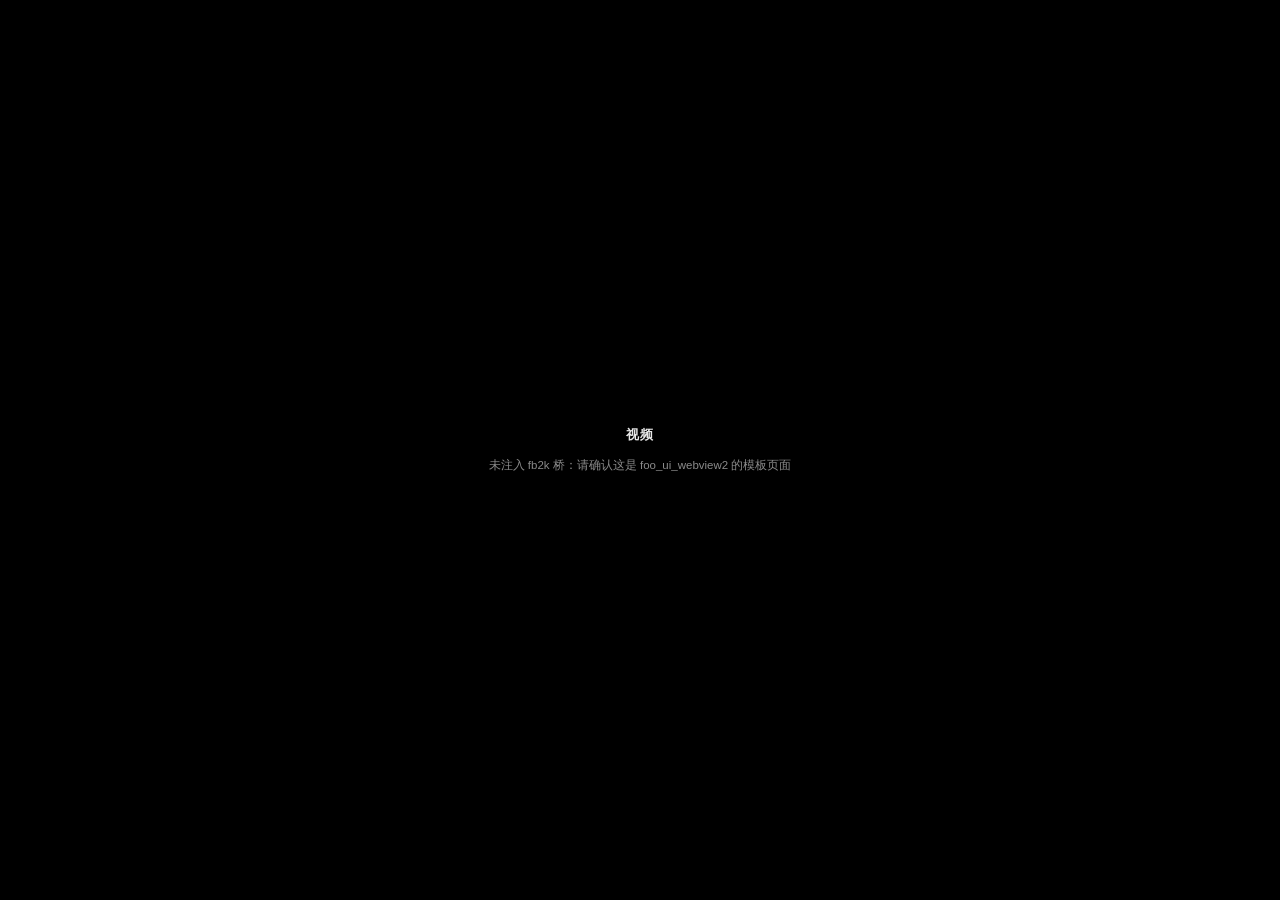
<file: assets/webview-ui/video/index.html>
<!DOCTYPE html>
<html lang="zh-CN">
<head>
<meta charset="UTF-8">
<meta name="viewport" content="width=device-width,initial-scale=1">
<title>Eole · 视频</title>
<style>
  :root{
    --accent:#b05b24;
    --text:#d8d8d8;
    --dim:#8a8a8a;
  }
  *{box-sizing:border-box}
  html,body{margin:0;height:100%;background:#000;color:var(--text);overflow:hidden;
    font:12px/1.4 "Segoe UI","Microsoft YaHei UI",sans-serif;-webkit-user-select:none;user-select:none}
  #stage{position:fixed;inset:0;display:flex;align-items:center;justify-content:center;background:#000}
  #v{width:100%;height:100%;max-width:100%;max-height:100%;object-fit:contain;background:#000;
    outline:none;display:block}

  /* 空状态：没有视频曲目 / 正在加载 / 出错 */
  #empty{position:absolute;inset:0;display:flex;flex-direction:column;align-items:center;
    justify-content:center;gap:12px;color:var(--dim);pointer-events:none;transition:opacity .25s}
  #empty.hide{opacity:0}
  #spin{width:22px;height:22px;border:2px solid #333;border-top-color:var(--accent);
    border-radius:50%;animation:sp 1s linear infinite;display:none}
  @keyframes sp{to{transform:rotate(360deg)}}
  #empty b{font-weight:600;color:#e8e8e8;letter-spacing:1.5px;font-size:13px}
  #msg{font-size:11.5px;text-align:center;padding:0 24px;line-height:1.6}

  /* 底部信息条：鼠标动一下才出现，3 秒后自己淡出 */
  #hud{position:absolute;left:0;right:0;bottom:0;padding:10px 16px 12px;
    background:linear-gradient(to top,rgba(0,0,0,.78),rgba(0,0,0,0));
    opacity:0;transition:opacity .2s;pointer-events:none}
  #hud.show{opacity:1}
  #title{font-size:11.5px;color:#cfcfcf;white-space:nowrap;overflow:hidden;text-overflow:ellipsis}
  #meta{font-size:10.5px;color:var(--dim);margin-top:2px}
  #bar{height:2px;background:rgba(255,255,255,.14);margin-top:7px;position:relative;overflow:hidden}
  #fill{position:absolute;left:0;top:0;bottom:0;width:0;background:var(--accent)}
</style>
</head>
<body>
<div id="stage">
  <video id="v" muted playsinline preload="auto"></video>
  <div id="empty">
    <div id="spin"></div>
    <b>视频</b>
    <span id="msg">等待视频曲目</span>
  </div>
  <div id="hud">
    <div id="title">—</div>
    <div id="meta"></div>
    <div id="bar"><div id="fill"></div></div>
  </div>
</div>

<script>
(function () {
  'use strict';

  var bridge = window.fb2k || null;
  var v = document.getElementById('v');
  var empty = document.getElementById('empty');
  var spin = document.getElementById('spin');
  var msg = document.getElementById('msg');
  var hud = document.getElementById('hud');
  var titleEl = document.getElementById('title');
  var metaEl = document.getElementById('meta');
  var fillEl = document.getElementById('fill');

  /* 只认 Chromium 能解的容器，其余交给 foobar2000 照常播放 */
  var VIDEO_RE = /\.(mp4|m4v|mov|webm|ogv)$/i;
  /* 时钟允许的误差：50ms 以内不动，50~250ms 微调播放速率，超过 250ms 直接 seek */
  var TOL_FINE = 0.05;
  var TOL_SEEK = 0.25;
  var TICK_MS = 200;

  var S = {
    path: '', subsong: 0, duration: 0, ready: false, loading: false,
    wantPlay: false, tick: 0, hudTimer: 0, seekLockUntil: 0, lastSrc: '',
    frameDone: false, size: 0
  };

  /* ---------------------------------------------------------- 基础设施 */
  function invoke(name, params) {
    if (!bridge) { return Promise.reject(new Error('fb2k 桥未注入')); }
    return Promise.resolve(bridge.invoke(name, params || {})).then(function (r) {
      if (r && r.success === false) { throw new Error(name + ' 失败：' + (r.error || r.code || 'unknown')); }
      return r;
    });
  }

  /* FB 的 track.path 是 file://C:\... 形式，absolutePath 才是干净路径 */
  function nativePath(t) {
    var p = (t && (t.absolutePath || t.path)) || '';
    if (/^file:\/{2,3}/i.test(p)) {
      p = p.replace(/^file:\/{2,3}/i, '');
      if (/^\/[A-Za-z]:/.test(p)) { p = p.slice(1); }
      p = p.replace(/\//g, '\\');
      try { p = decodeURIComponent(p); } catch (e) {}
    }
    return p;
  }

  /* 仅当 getStreamUrl 不可用时才用（虚拟主机以外的直读通道） */
  function fileUrl(p) {
    var s = String(p).replace(/\\/g, '/');
    if (s.slice(0, 2) === '//') { return 'file:' + s; }
    var parts = s.split('/');
    var enc = parts.map(function (seg, i) {
      if (i === 0 && /^[A-Za-z]:$/.test(seg)) { return seg; }
      return encodeURIComponent(seg);
    }).join('/');
    if (enc.charAt(0) === '/') { enc = enc.slice(1); }
    return 'file:///' + enc;
  }

  function setEmpty(text, spinning) {
    if (text === null) {
      empty.classList.add('hide');
      return;
    }
    empty.classList.remove('hide');
    msg.textContent = text;
    spin.style.display = spinning ? 'block' : 'none';
  }

  function showHud(text, meta) {
    if (text) { titleEl.textContent = text; }
    if (meta !== undefined) { metaEl.textContent = meta; }
    hud.classList.add('show');
    if (S.hudTimer) { clearTimeout(S.hudTimer); }
    S.hudTimer = setTimeout(function () { hud.classList.remove('show'); }, 3000);
  }

  function baseName(p) {
    var s = String(p || '');
    var i = s.lastIndexOf('\\');
    if (i < 0) { i = s.lastIndexOf('/'); }
    return i >= 0 ? s.slice(i + 1) : s;
  }

  function fmtTime(x) {
    if (!isFinite(x) || x < 0) { return '00:00'; }
    var m = Math.floor(x / 60), s = Math.floor(x % 60);
    return (m < 10 ? '0' : '') + m + ':' + (s < 10 ? '0' : '') + s;
  }

  /* ---------------------------------------------------------- 载入视频 */
  function clearVideo(reason) {
    S.path = ''; S.ready = false; S.wantPlay = false; S.lastSrc = '';
    try { v.pause(); } catch (e) {}
    v.removeAttribute('src');
    try { v.load(); } catch (e) {}
    setEmpty(reason || '等待视频曲目', false);
  }

  function loadTrack(track) {
    var t = track;
    if (t && !t.path && t.track) { t = t.track; }   /* 兼容包一层 track 的格式 */
    if (!t || !(t.path || t.absolutePath)) { clearVideo('等待视频曲目'); return; }

    var p = nativePath(t);
    if (!p || !VIDEO_RE.test(p)) { clearVideo('当前不是视频曲目'); return; }

    S.path = p;
    S.subsong = t.subsong || 0;
    S.duration = t.duration || 0;
    S.loading = true;
    S.frameDone = false;          /* 新曲目：壁纸要重新取图 */
    setEmpty('正在载入视频', true);
    showHud(baseName(p), '载入中');

    /* 先把上一首的帧壁纸撤掉：新图没出来之前不许显示别人的画面。
       删除失败（本来就没有）当正常情况，写完时间戳让主题重画一次。 */
    invoke('file.delete', { path: '%profile%\\webview-ui\\video-frame\\current.jpg', moveToTrash: false })
      .catch(function () {})
      .then(function () {
        return invoke('file.write', {
          path: '%profile%\\webview-ui\\.video_frame',
          content: 'c' + Date.now(),
          atomic: true
        });
      })
      .catch(function () {});

    invoke('media.getStreamUrl', { path: p }).then(function (r) {
      S.lastSrc = r.url;
      S.size = r.size || 0;
      v.crossOrigin = 'anonymous';
      v.src = r.url;
      if (r.size) {
        showHud(baseName(p), Math.round(r.size / 1048576) + ' MB · ' + (r.mimeType || 'video'));
      }
      try { v.load(); } catch (e) {}
    }).catch(function (err) {
      /* 虚拟主机通道不通时退回 file:// 直读 */
      var u = fileUrl(p);
      S.lastSrc = u;
      v.removeAttribute('crossorigin');
      v.src = u;
      try { v.load(); } catch (e) {}
      showHud(baseName(p), 'file:// 直读（' + (err && err.message ? err.message : 'stream 不可用') + '）');
    });
  }

  /* ---------------------------------------------------------- 首帧壁纸 */
  /* 视频文件没有内嵌封面，全屏壁纸会空着。取图顺序：
     ① 容器里嵌的海报图（mp4/mov 的 moov → udta → meta → ilst → covr）
     ② 没有海报：用一只隐藏的探针 video 沿时间轴找「有画面」的帧，跳过黑场 / 纯色
     ③ 都没有就什么都不写，主题照旧退回纯色壁纸
     写出去的文件统一转成 960px 宽的 jpg，主题只认一个路径。 */
  var FRAME_MAX_W = 960;
  var PROBE_TIMES = [1.5, 3, 5, 8, 12, 20];
  var PROBE_MIN_LUMA = 14;      /* 平均亮度低于这个基本就是黑场 */
  var PROBE_MIN_SD = 6;         /* 亮度方差太小 → 纯色片头 / 黑底字幕 */

  function fsLogFrame(text) {
    try { console.log('[EoleVideo] ' + text); } catch (e) {}
  }

  /* 画成 jpg 并落盘，再写时间戳让主题重画壁纸 */
  function writeFrame(dataUrl) {
    var b64 = String(dataUrl || '').replace(/^data:image\/[a-z+]+;base64,/, '');
    if (!b64) { return Promise.reject(new Error('空图')); }
    return invoke('file.write', {
      path: '%profile%\\webview-ui\\video-frame\\current.jpg',
      content: 'base64:' + b64,
      encoding: 'binary',
      atomic: true
    }).then(function () {
      return invoke('file.write', {
        path: '%profile%\\webview-ui\\.video_frame',
        content: 'f' + Date.now(),
        atomic: true
      });
    });
  }

  /* 任意来源的图（海报 bytes → data URL，或探针画面）统一缩到 960 宽再转 jpg */
  function toJpeg(source, w, h) {
    return new Promise(function (resolve, reject) {
      var im = new Image();
      im.onload = function () {
        var nw = im.naturalWidth || w || 0, nh = im.naturalHeight || h || 0;
        if (!nw || !nh) { reject(new Error('图尺寸为 0')); return; }
        var cw = Math.min(FRAME_MAX_W, nw);
        var ch = Math.max(1, Math.round(nh * cw / nw));
        var cv = document.createElement('canvas');
        cv.width = cw; cv.height = ch;
        cv.getContext('2d').drawImage(im, 0, 0, cw, ch);
        try { resolve({ url: cv.toDataURL('image/jpeg', 0.85), w: cw, h: ch }); }
        catch (e) { reject(e); }
      };
      im.onerror = function () { reject(new Error('图片解码失败')); };
      im.src = source;
    });
  }

  /* ---------------------------------------------------------- ① 海报图 */
  function rangeBytes(url, start, end) {
    return fetch(url, { headers: { Range: 'bytes=' + start + '-' + end } })
      .then(function (r) {
        if (!r.ok && r.status !== 206) { throw new Error('HTTP ' + r.status); }
        return r.arrayBuffer();
      })
      .then(function (ab) { return new Uint8Array(ab); });
  }

  function boxMeta(u8, off) {
    if (!u8 || off + 8 > u8.length) { return null; }
    var dv = new DataView(u8.buffer, u8.byteOffset);
    var size = dv.getUint32(off);
    var type = String.fromCharCode(u8[off + 4], u8[off + 5], u8[off + 6], u8[off + 7]);
    var hdr = 8;
    if (size === 1) {
      if (off + 16 > u8.length) { return null; }
      size = dv.getUint32(off + 8) * 4294967296 + dv.getUint32(off + 12);
      hdr = 16;
    } else if (size === 0) {
      size = u8.length - off;
    }
    if (size < hdr) { return null; }
    return { size: size, type: type, hdr: hdr };
  }

  function readBox(url, start, len) {
    var CH = 2048 * 1024;
    var got = 0, parts = [];
    function more() {
      if (got >= len) {
        var all = new Uint8Array(len), pos = 0;
        for (var i = 0; i < parts.length; ++i) { all.set(parts[i], pos); pos += parts[i].length; }
        return Promise.resolve(all);
      }
      var n = Math.min(CH, len - got);
      return rangeBytes(url, start + got, start + got + n - 1).then(function (u8) {
        if (!u8.length) { throw new Error('读到空数据'); }
        parts.push(u8); got += u8.length;
        return more();
      });
    }
    return more();
  }

  /* 顶层逐个盒子跳，只把 moov 整块拉下来（非 faststart 的片子在文件尾部） */
  function readMoov(url, total) {
    var off = 0, guard = 0;
    function step() {
      if (guard++ > 32 || off + 8 > total) { return Promise.resolve(null); }
      return rangeBytes(url, off, Math.min(total - 1, off + 15)).then(function (u8) {
        var b = boxMeta(u8, 0);
        if (!b) { return null; }
        if (b.type === 'moov') { return readBox(url, off, Math.min(b.size, total - off)); }
        off += b.size;
        return step();
      });
    }
    return step();
  }

  var COVR_PARENTS = { moov: 1, udta: 1, meta: 1, ilst: 1 };

  function findCovr(u8, start, end, depth) {
    if (depth > 6) { return null; }
    var off = start;
    while (off + 8 <= end) {
      var b = boxMeta(u8, off);
      if (!b) { return null; }
      var body = off + b.hdr, bodyEnd = Math.min(end, off + b.size);
      if (b.type === 'covr') {
        var d = body;
        while (d + 16 <= bodyEnd) {
          var db = boxMeta(u8, d);
          if (!db) { break; }
          if (db.type === 'data') {
            var kind = u8[d + 11] | 0;                  /* 13=jpeg 14=png */
            var mime = kind === 14 ? 'image/png' : 'image/jpeg';
            return { mime: mime, bytes: u8.subarray(d + 16, Math.min(bodyEnd, d + db.size)) };
          }
          d += db.size;
        }
        return null;
      }
      if (COVR_PARENTS[b.type]) {
        var skip = (b.type === 'meta') ? 4 : 0;         /* meta 自带 4 字节 version/flags */
        var got = findCovr(u8, body + skip, bodyEnd, depth + 1);
        if (got) { return got; }
      }
      off = bodyEnd;
    }
    return null;
  }

  function bytesToDataUrl(bytes, mime) {
    var CH = 0x8000, out = [];
    for (var i = 0; i < bytes.length; i += CH) {
      out.push(String.fromCharCode.apply(null, bytes.subarray(i, i + CH)));
    }
    return 'data:' + mime + ';base64,' + btoa(out.join(''));
  }

  function posterSource() {
    if (!S.lastSrc || /^file:/i.test(S.lastSrc)) { return Promise.reject(new Error('没有可读的 stream URL')); }
    return invoke('media.getStreamUrl', { path: S.path }).then(function (r) {
      var url = r.url, total = r.size || S.size || 0;
      if (!total) { throw new Error('文件大小未知'); }
      return readMoov(url, total).then(function (moov) {
        if (!moov) { throw new Error('没有 moov 盒'); }
        var covr = findCovr(moov, 0, moov.length, 0);
        if (!covr || !covr.bytes.length) { throw new Error('没有 covr 海报图'); }
        return bytesToDataUrl(covr.bytes, covr.mime);
      });
    });
  }

  /* ---------------------------------------------------------- ② 跳过黑场找画面 */
  var probe = null, probeSrc = '';

  function ensureProbe() {
    if (probe) { return probe; }
    probe = document.createElement('video');
    probe.muted = true;
    probe.preload = 'auto';
    probe.setAttribute('playsinline', '');
    probe.style.cssText = 'position:absolute;left:-10000px;top:0;width:2px;height:2px;opacity:0;pointer-events:none;';
    document.body.appendChild(probe);
    return probe;
  }

  function resetProbe(src) {
    var p = ensureProbe();
    if (probeSrc !== src) {
      probeSrc = src;
      p.crossOrigin = 'anonymous';
      p.src = src;
      try { p.load(); } catch (e) {}
    }
    return p;
  }

  /* 把探针画面缩到 64x36 统计亮度 / 方差，黑场和纯色片头会被判掉 */
  function probeStats() {
    var cv = document.createElement('canvas');
    cv.width = 64; cv.height = 36;
    var cx = cv.getContext('2d');
    cx.drawImage(probe, 0, 0, 64, 36);
    var d = cx.getImageData(0, 0, 64, 36).data;
    var sum = 0, sum2 = 0, n = d.length / 4;
    for (var i = 0; i < d.length; i += 4) {
      var y = 0.299 * d[i] + 0.587 * d[i + 1] + 0.114 * d[i + 2];
      sum += y; sum2 += y * y;
    }
    var m = sum / n, v = Math.max(0, sum2 / n - m * m);
    return { luma: m, sd: Math.sqrt(v) };
  }

  function probeFrame(t) {
    var p = resetProbe(S.lastSrc);
    return new Promise(function (resolve, reject) {
      var timer = setTimeout(function () { finish(); reject(new Error('探针超时')); }, 8000);
      function finish() { clearTimeout(timer); p.removeEventListener('seeked', onSeek); p.removeEventListener('loadedmetadata', onMeta); }
      function grab() {
        finish();
        setTimeout(function () {
          try {
            if (p.readyState < 2 || !p.videoWidth) { reject(new Error('画面未就绪')); return; }
            var st = probeStats();
            resolve({ time: t, luma: st.luma, sd: st.sd });
          } catch (e) { reject(e); }
        }, 120);
      }
      function onSeek() { grab(); }
      function onMeta() { p.currentTime = t; p.addEventListener('seeked', onSeek); }
      if (p.readyState >= 1) { onMeta(); }
      else { p.addEventListener('loadedmetadata', onMeta); }
    });
  }

  function grabProbe() {
    var w = probe.videoWidth, h = probe.videoHeight;
    if (!w || !h) { return Promise.reject(new Error('探针没有画面')); }
    var cw = Math.min(FRAME_MAX_W, w), ch = Math.max(1, Math.round(h * cw / w));
    var cv = document.createElement('canvas');
    cv.width = cw; cv.height = ch;
    var cx = cv.getContext('2d');
    cx.drawImage(probe, 0, 0, cw, ch);
    try { return Promise.resolve({ url: cv.toDataURL('image/jpeg', 0.85), w: cw, h: ch }); }
    catch (e) { return Promise.reject(e); }
  }

  function scanLiveFrame() {
    if (!S.lastSrc) { return Promise.resolve(null); }
    var times = PROBE_TIMES.slice();
    if (S.duration > 4) { times.push(S.duration * 0.3, S.duration * 0.6); }
    times = times.filter(function (t) { return t > 0 && (!S.duration || t < S.duration - 0.2); });
    var i = 0;
    function next() {
      if (i >= times.length) { return Promise.resolve(null); }
      var t = times[i++];
      return probeFrame(t).then(function (st) {
        if (st.luma >= PROBE_MIN_LUMA && st.sd >= PROBE_MIN_SD) { return grabProbe(); }
        return next();
      }).catch(function () { return next(); });
    }
    return next();
  }

  /* ---------------------------------------------------------- 取图总流程 */
  function startFrameJob() {
    if (!bridge || S.frameDone) { return; }
    S.frameDone = true;                 /* 一条曲目只跑一次，失败也不反复重来 */
    posterSource()
      .then(function (src) { return toJpeg(src); })
      .then(function (r) {
        return writeFrame(r.url).then(function () {
          fsLogFrame('海报图 → 壁纸 ' + r.w + '×' + r.h);
        });
      })
      .catch(function (e1) {
        fsLogFrame('没有可用海报图（' + e1.message + '），改找有画面的帧');
        return scanLiveFrame().then(function (r) {
          if (!r) { fsLogFrame('没找到有画面的帧，壁纸保持纯色'); return; }
          return writeFrame(r.url).then(function () {
            fsLogFrame('取帧 t=' + r.time.toFixed(1) + 's → 壁纸 ' + r.w + '×' + r.h);
          });
        });
      })
      .catch(function (e) { fsLogFrame('壁纸取图失败：' + (e && e.message ? e.message : e)); });
  }

  /* ---------------------------------------------------------- 与 FB 对时 */
  function fbNow(p) {
    /* p.position 已补偿输出缓冲与 DSP 延迟，不要再减一次 */
    return p.position + (Date.now() - p.hostTime) / 1000;
  }

  function align() {
    return invoke('playback.getPosition').then(function (p) {
      if (!p || p.position == null || !S.ready) { return; }
      var target = fbNow(p);
      if (target < 0) { target = 0; }
      if (S.duration && target > S.duration) { return; }
      S.seekLockUntil = Date.now() + 1200;   /* 刚 seek 完别立刻又被判成漂移 */
      v.currentTime = target;
    }).catch(function () {});
  }

  function playIfNeeded() {
    if (!S.ready || v.paused === false) { return; }
    if (!S.wantPlay) { return; }
    var pr = v.play();
    if (pr && pr.catch) { pr.catch(function () {}); }
  }

  function setPlaying(on) {
    S.wantPlay = !!on;
    if (on) { playIfNeeded(); }
    else { try { v.pause(); } catch (e) {} }
  }

  function tick() {
    if (!S.ready || !S.wantPlay || v.readyState < 2) { return; }
    if (Date.now() < S.seekLockUntil) { return; }
    invoke('playback.getPosition').then(function (p) {
      if (!p || p.position == null) { return; }
      var target = fbNow(p);
      var d = v.currentTime - target;
      if (Math.abs(d) > TOL_SEEK) {
        S.seekLockUntil = Date.now() + 1200;
        v.currentTime = Math.max(0, target);
        v.playbackRate = 1;
      } else if (Math.abs(d) > TOL_FINE) {
        /* 视频快了就放慢，慢了就加快，最多 ±5% 听感无影响 */
        v.playbackRate = d > 0 ? 0.97 : 1.03;
      } else if (v.playbackRate !== 1) {
        v.playbackRate = 1;
      }
      if (S.duration > 0) {
        fillEl.style.width = Math.min(100, (target / S.duration) * 100).toFixed(2) + '%';
      }
    }).catch(function () {});
  }

  /* ---------------------------------------------------------- 事件 */
  v.addEventListener('loadedmetadata', function () {
    S.ready = true;
    S.loading = false;
    if (!S.duration && isFinite(v.duration)) { S.duration = v.duration; }
    setEmpty(null);
    var meta = v.videoWidth + '×' + v.videoHeight + ' · ' + fmtTime(v.duration);
    showHud(titleEl.textContent, meta);
    align().then(function () { playIfNeeded(); });
  });

  v.addEventListener('loadeddata', function () { startFrameJob(); });
  v.addEventListener('canplay', function () { startFrameJob(); });

  v.addEventListener('error', function () {
    S.loading = false;
    S.ready = false;
    var code = v.error ? v.error.code : 0;
    var text = ({ 1: '加载被中止', 2: '网络错误', 3: '解码失败', 4: '容器或编码不支持' })[code] || '播放失败';
    setEmpty('这个文件播不了：' + text, false);
    showHud(titleEl.textContent, text);
  });

  v.addEventListener('playing', function () { setEmpty(null); });
  v.addEventListener('waiting', function () { /* 缓冲中，不动 UI，避免闪 */ });

  /* 单击画面 = 切换 FB 的播放/暂停（声音在 FB 那边，必须一起动）。
     双击 = 主区铺满显示器，所以要等 260ms 确认不是双击再执行单击。 */
  var clickTimer = 0;
  document.getElementById('stage').addEventListener('click', function () {
    if (clickTimer) { clearTimeout(clickTimer); }
    clickTimer = setTimeout(function () {
      clickTimer = 0;
      invoke('playback.playOrPause').catch(function () {});
    }, 260);
  });

  document.getElementById('stage').addEventListener('mousemove', function () {
    showHud();
  });

  /* ---------------------------------------------------------- 双击全屏 */
  /* 页面自己在 WebView2 里最多只能让元素填满控件区域，扩不到显示器，
     所以先让宿主把主窗口切全屏，三条通道按可靠性依次尝试。 */
  var FS = { on: false, how: '', busy: false };

  var fsLogTimer = 0;
  function fsLog(text) {
    try { console.log('[EoleVideo] ' + text); } catch (e) {}
    var old = metaEl.textContent;          /* HUD 里临时报一句，3 秒后还原 */
    metaEl.textContent = text;
    showHud();
    if (fsLogTimer) { clearTimeout(fsLogTimer); }
    fsLogTimer = setTimeout(function () { metaEl.textContent = old; }, 3000);
  }

  /* 在主菜单树里找“全屏 / Fullscreen”命令，返回 { guid, path } */
  function findFullscreenCmd(items, depth) {
    if (!items || depth > 6) { return null; }
    for (var i = 0; i < items.length; i++) {
      var it = items[i];
      if (!it) { continue; }
      var label = String(it.displayLabel || it.label || '');
      var path = String(it.displayPath || it.path || '');
      if (it.type === 'command' && (/fullscreen|全屏/i.test(label) || /fullscreen|全屏/i.test(path))) {
        return { guid: it.guid || '', path: path || label, label: label };
      }
      if (it.children) {
        var got = findFullscreenCmd(it.children, depth + 1);
        if (got) { return got; }
      }
    }
    return null;
  }

  function runFullscreenCmd() {
    return invoke('menu.getMainMenu', {}).then(function (m) {
      var cmd = findFullscreenCmd(m && m.items, 0);
      if (!cmd) { throw new Error('主菜单里没有全屏命令'); }
      var arg = cmd.guid ? { command: cmd.guid } : { command: cmd.path };
      return invoke('menu.runMainMenuCommand', arg).then(function () { return 'menu'; });
    });
  }

  function hostFullscreen(on) {
    return invoke('window.setFullscreen', { windowId: 'main', enabled: !!on })
      .then(function () { return 'window'; });
  }

  /* 主题侧（Eole_layout.js）靠这个文件知道该不该藏标题栏/控制栏/侧栏：
     WebView2 页面进不了 JSplitter 的 NotifyOthers 通道，只能落一个标记文件，
     布局面板每 250ms 读一次，内容 "1" 进 / "0" 出。 */
  function fsNotifyLayout(on) {
    return invoke('file.write', {
      path: '%profile%\\Eole\\eole-settings\\.video_fs_request',
      content: on ? '1' : '0',
      atomic: true
    }).catch(function (e) {
      try { console.log('[EoleVideo] 布局通知失败：' + e.message); } catch (e2) {}
    });
  }

  function enterFullscreen() {
    if (FS.busy || FS.on) { return; }
    FS.busy = true;
    fsLog('切全屏…');
    runFullscreenCmd().then(function (how) { return how; }).catch(function (e1) {
      fsLog('主菜单全屏不可用（' + e1.message + '），改走窗口命令');
      return hostFullscreen(true).catch(function (e2) {
        fsLog('窗口全屏不可用（' + e2.message + '），退到元素全屏（只能铺满面板）');
        var el = document.getElementById('stage');
        if (el.requestFullscreen) { return el.requestFullscreen().then(function () { return 'element'; }); }
        throw new Error('三条通道都不可用');
      });
    }).then(function (how) {
      FS.on = true;
      FS.how = how || '';
      FS.busy = false;
      fsNotifyLayout(true);                   /* 让主题把标题栏/控制栏/侧栏收起来 */
      fsLog('已全屏（' + FS.how + '）');
      setTimeout(function () { align(); }, 400);
    }).catch(function (e) {
      FS.busy = false;
      fsLog('全屏失败：' + e.message);
    });
  }

  function exitFullscreen() {
    if (FS.busy || !FS.on) { return; }
    FS.busy = true;
    var p;
    if (FS.how === 'element') {
      p = (document.exitFullscreen && document.fullscreenElement)
        ? document.exitFullscreen() : Promise.resolve();
    } else if (FS.how === 'window') {
      p = hostFullscreen(false);
    } else {
      p = runFullscreenCmd();   /* 主菜单的全屏命令本身是开关 */
    }
    Promise.resolve(p).catch(function (e) {
      fsLog('退出全屏失败：' + e.message);
    }).then(function () {
      FS.on = false;
      FS.how = '';
      FS.busy = false;
      fsNotifyLayout(false);                  /* 主题把标题栏/控制栏/侧栏摆回来 */
      setTimeout(function () { align(); }, 400);
    });
  }

  function toggleFullscreen() { if (FS.on) { exitFullscreen(); } else { enterFullscreen(); } }

  document.getElementById('stage').addEventListener('dblclick', function () {
    if (clickTimer) { clearTimeout(clickTimer); clickTimer = 0; }   /* 取消待执行的单击 */
    toggleFullscreen();
  });

  document.addEventListener('keydown', function (e) {
    if (e.key === 'Escape' && FS.on) { exitFullscreen(); }
  });

  /* 元素全屏被浏览器/组件自己结束（例如 Esc）时同步状态 */
  document.addEventListener('fullscreenchange', function () {
    if (!document.fullscreenElement && FS.how === 'element') {
      FS.on = false; FS.how = ''; fsNotifyLayout(false); align();
    }
  });


  /* ---------------------------------------------------------- 桥事件 */
  function stateIsPlaying(r) {
    if (!r) { return false; }
    if (typeof r === 'string') { return r === 'playing'; }
    if (typeof r.playing === 'boolean') { return r.playing; }
    if (typeof r.state === 'string') { return r.state === 'playing'; }
    if (r.state && typeof r.state.state === 'string') { return r.state.state === 'playing'; }
    return false;
  }

  if (bridge) {
    if (typeof bridge.on === 'function') {
      bridge.on('playback:trackChanged', function (payload) {
        loadTrack(payload);
        invoke('playback.getState').then(function (r) { setPlaying(stateIsPlaying(r)); }).catch(function () {});
      });
      bridge.on('playback:seeked', function () { align(); });
      bridge.on('playback:paused', function () { setPlaying(false); });
      bridge.on('playback:stateChanged', function (payload) {
        var r = payload;
        if (payload && payload.state !== undefined) { r = payload.state; }
        setPlaying(stateIsPlaying(r));
      });
    }
  }

  /* 面板被切回来时补一次对时（隐藏期间 WebView 可能被挂起） */
  document.addEventListener('visibilitychange', function () {
    if (!document.hidden) { align().then(function () { playIfNeeded(); }); }
  });

  /* ---------------------------------------------------------- 启动 */
  function boot() {
    if (!bridge) { setEmpty('未注入 fb2k 桥：请确认这是 foo_ui_webview2 的模板页面', false); return; }
    fsNotifyLayout(false);        /* 页面重载时把主题的「藏栏」状态清零，别留成僵局 */
    invoke('playback.getCurrentTrack').then(function (cur) {
      if (cur && cur.found && cur.track) { loadTrack(cur.track); }
      else { clearVideo('等待视频曲目'); }
      return invoke('playback.getState');
    }).then(function (r) { setPlaying(stateIsPlaying(r)); }).catch(function () {});
    S.tick = setInterval(tick, TICK_MS);
  }

  boot();
})();
</script>
</body>
</html>
</file>
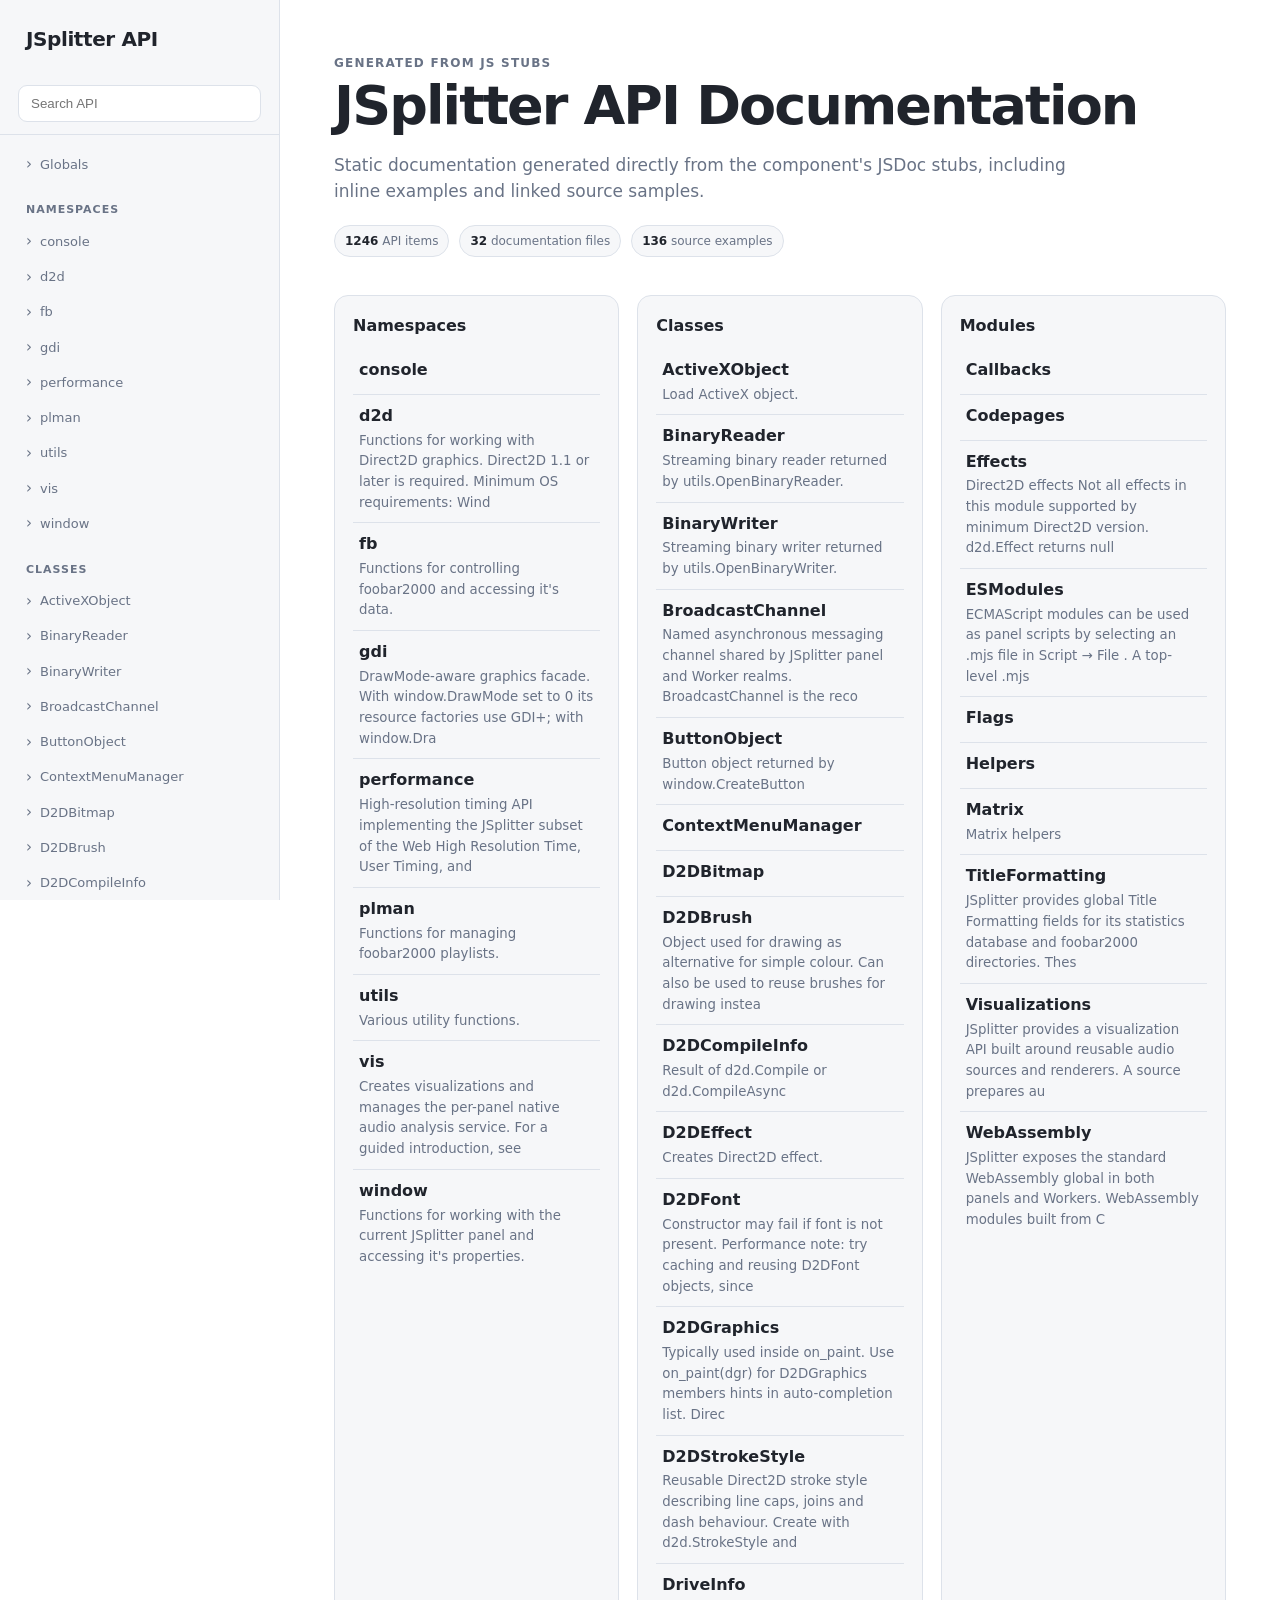
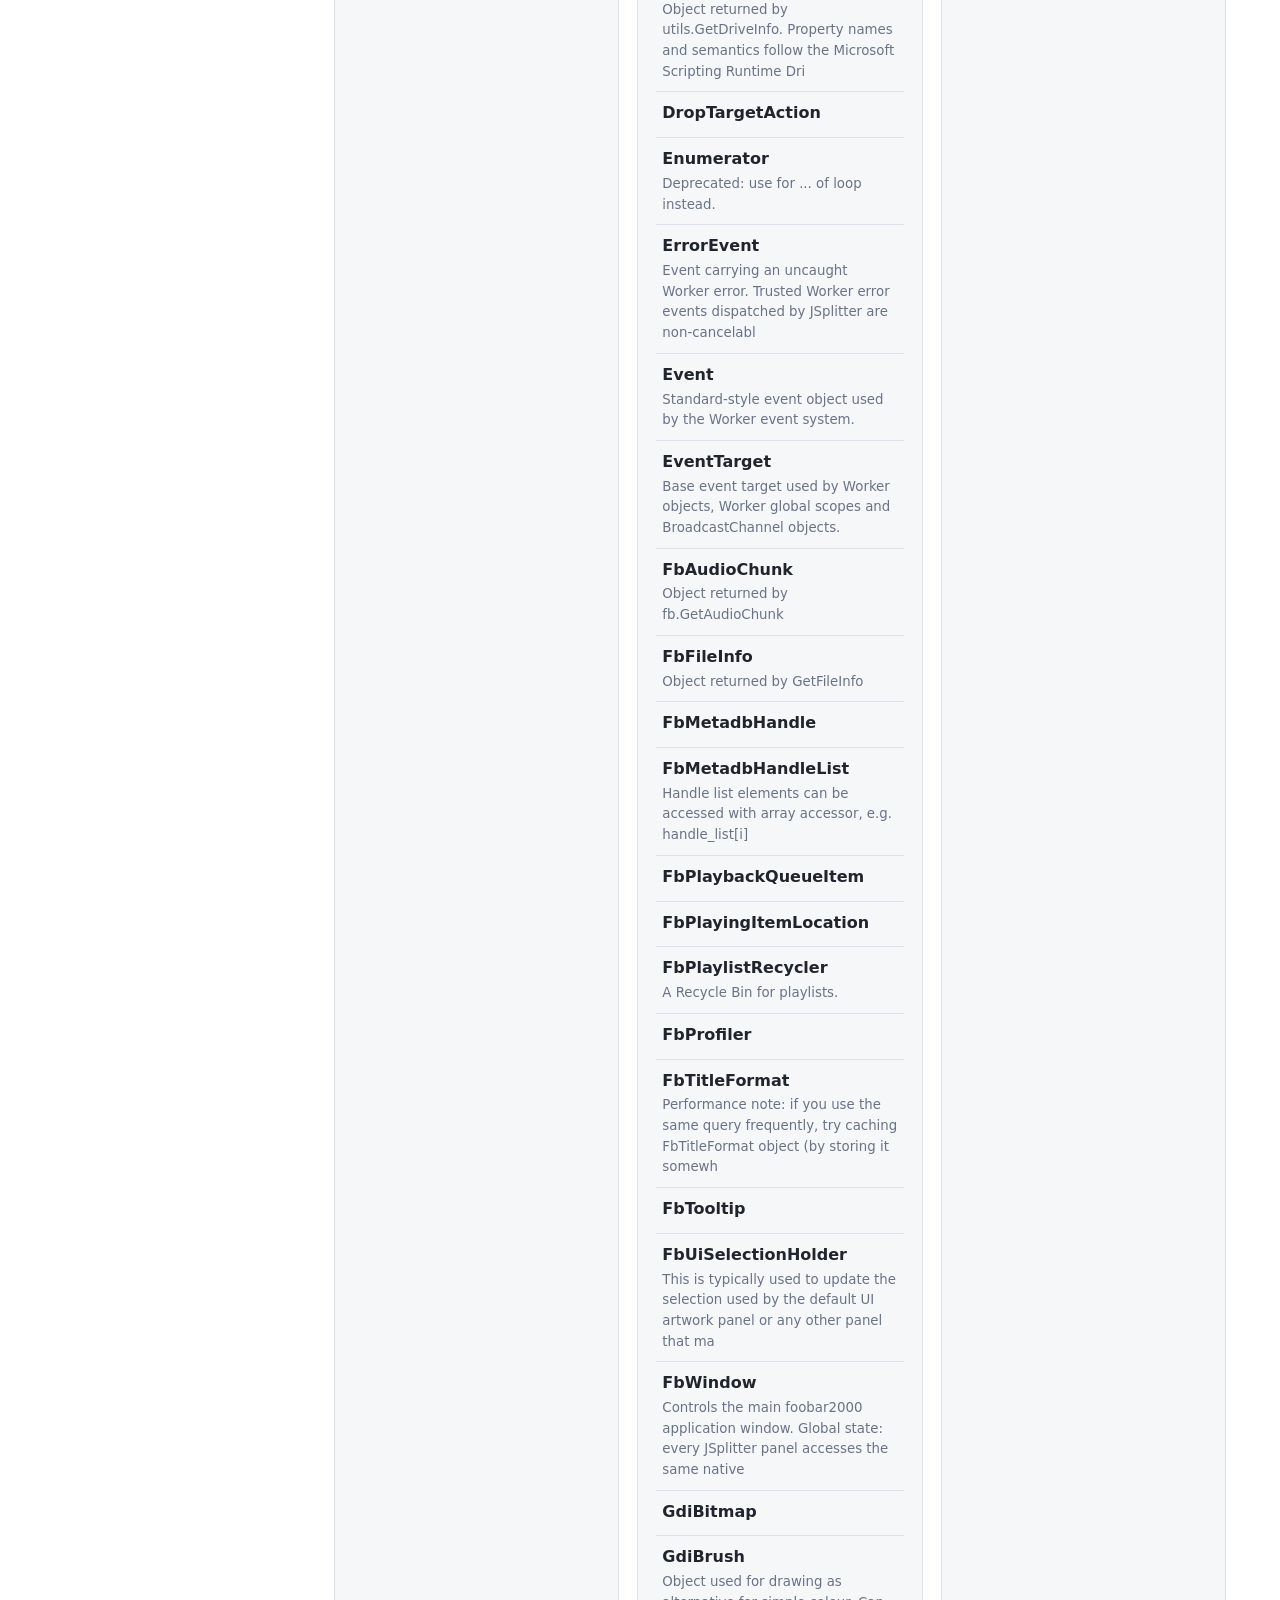
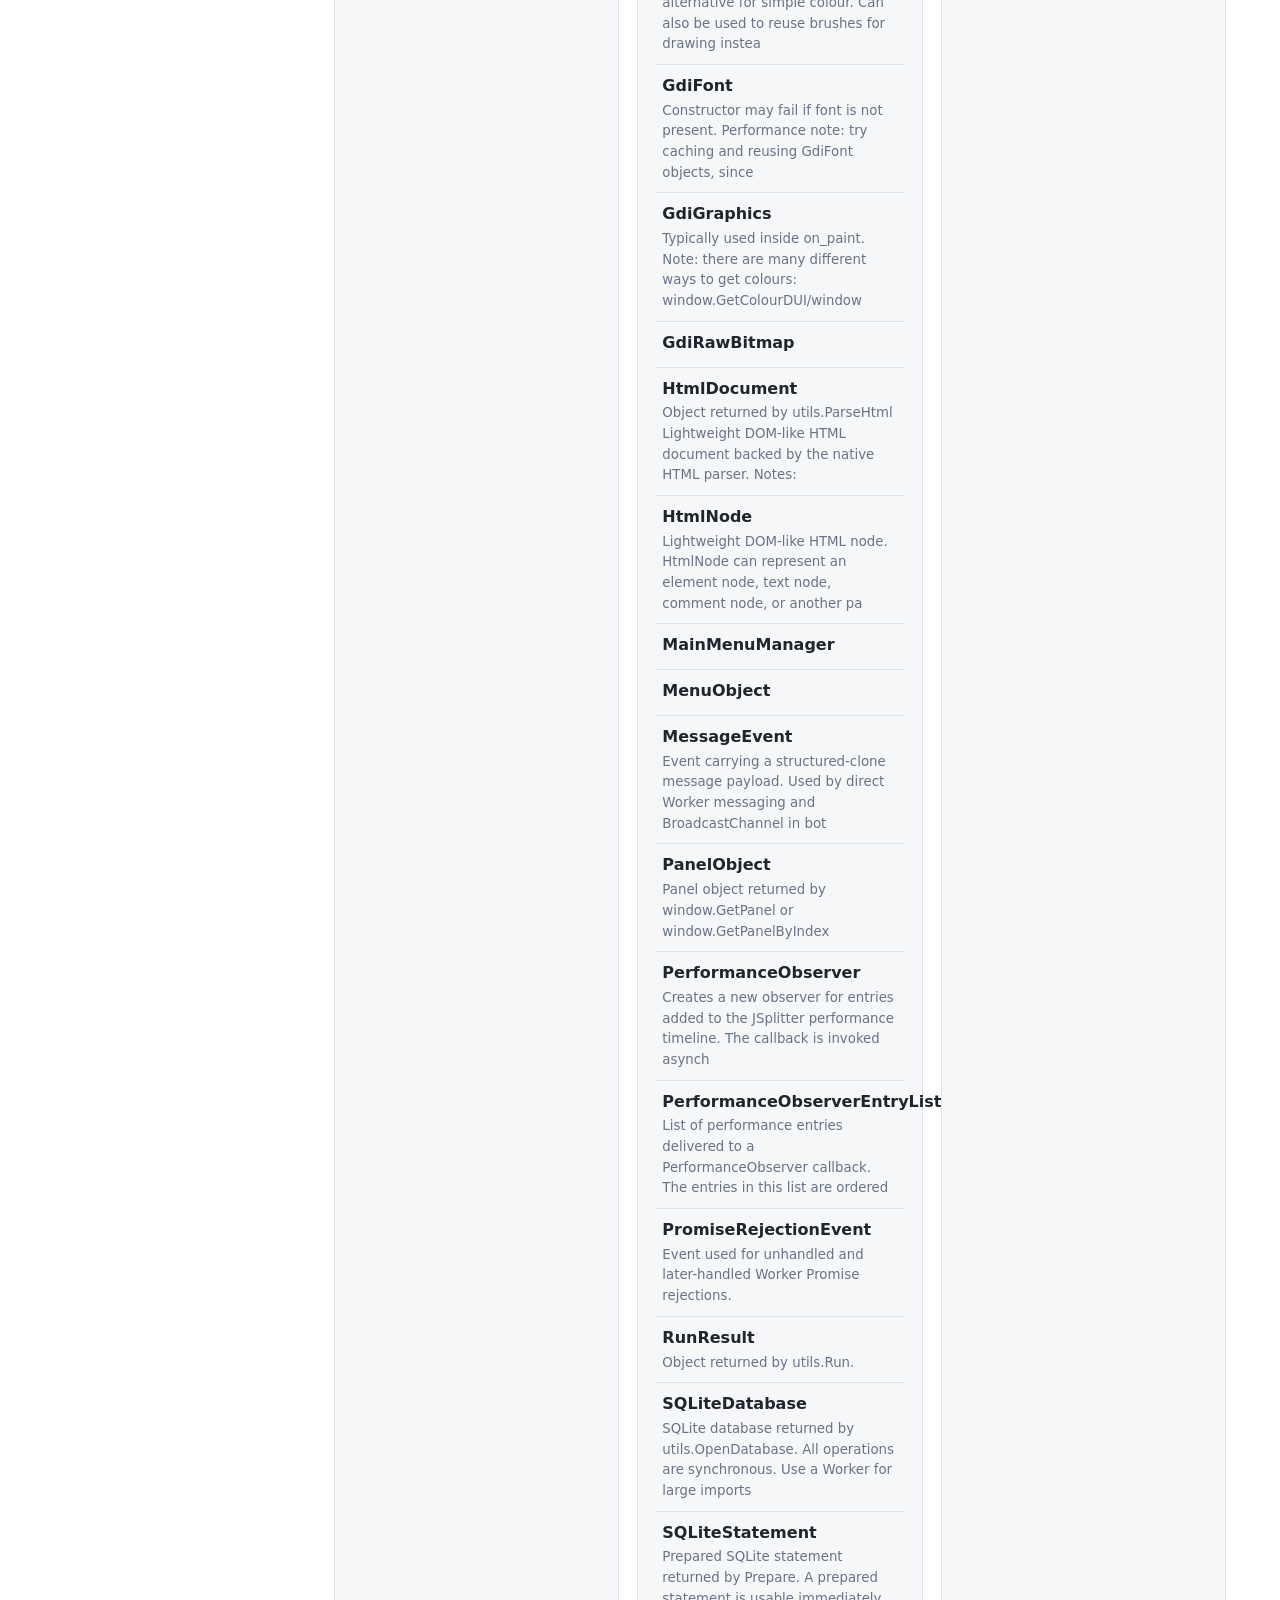
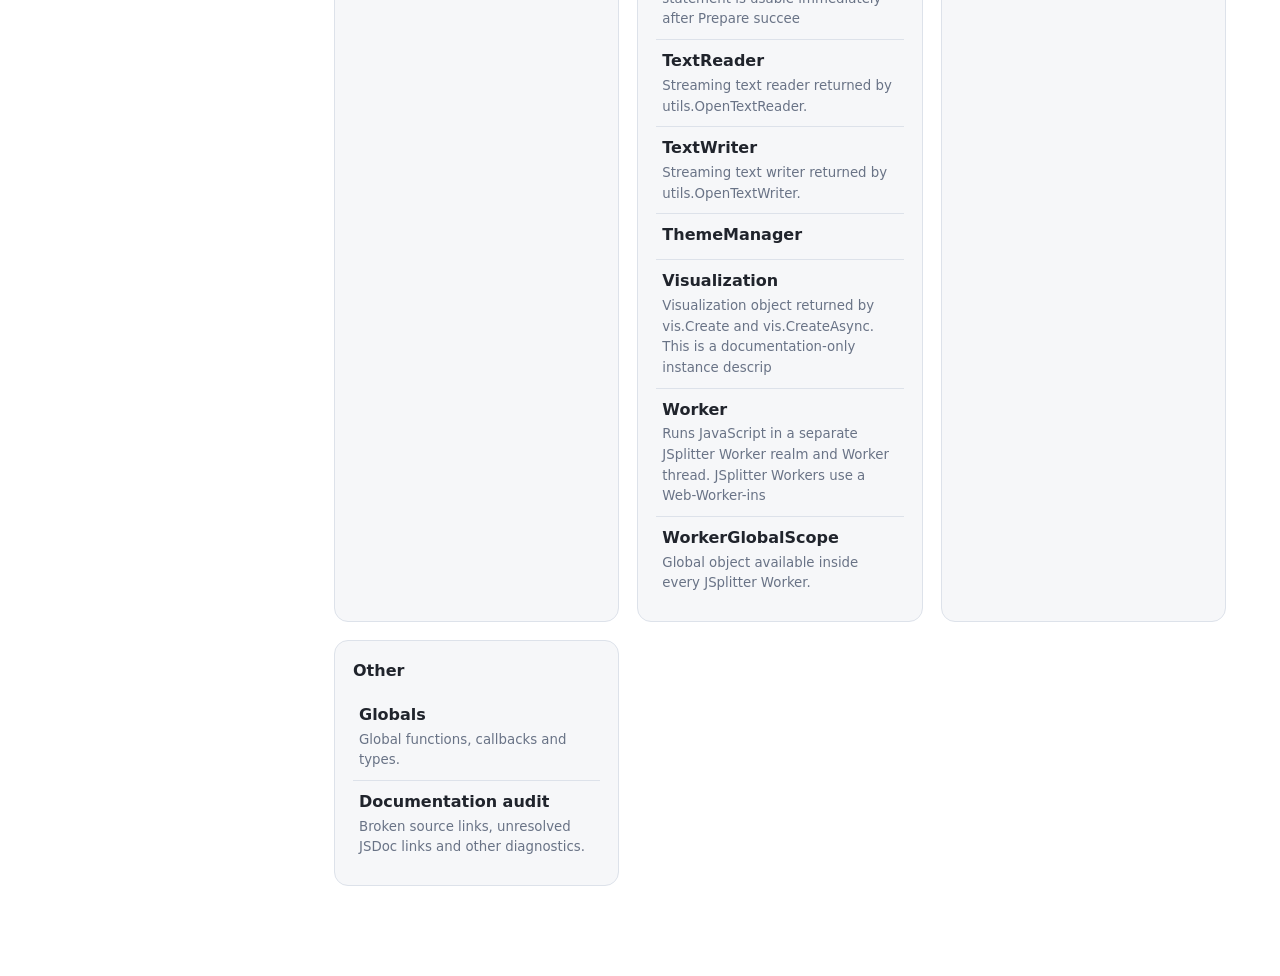
<file: user-components-x64/foo_uie_jsplitter/docs/html/index.html>
<!doctype html>
<html lang="en">
<head>
    <meta charset="utf-8">
    <meta name="viewport" content="width=device-width,initial-scale=1">
    <title>JSplitter API Documentation</title>
    <link rel="stylesheet" href="assets/style.css">
</head>
<body>
    <aside class="sidebar">
        <a class="brand" href="index.html">JSplitter API</a>
        <div class="search-box">
            <input id="doc-search" type="search" placeholder="Search API" autocomplete="off">
            <div id="search-results" class="search-results" hidden></div>
        </div>
        <nav class="nav-groups">
            <div class="nav-page-tree" data-nav-root="__globals__">
        <a class="nav-link nav-page-link" href="globals.html">Globals</a>
        <div class="nav-page-members" data-nav-members hidden></div>
    </div>
            <div class="nav-group"><div class="nav-title">Namespaces</div><div class="nav-page-tree" data-nav-root="console">
        <a class="nav-link nav-page-link" href="console.html">console</a>
        <div class="nav-page-members" data-nav-members hidden></div>
    </div><div class="nav-page-tree" data-nav-root="d2d">
        <a class="nav-link nav-page-link" href="d2d.html">d2d</a>
        <div class="nav-page-members" data-nav-members hidden></div>
    </div><div class="nav-page-tree" data-nav-root="fb">
        <a class="nav-link nav-page-link" href="fb.html">fb</a>
        <div class="nav-page-members" data-nav-members hidden></div>
    </div><div class="nav-page-tree" data-nav-root="gdi">
        <a class="nav-link nav-page-link" href="gdi.html">gdi</a>
        <div class="nav-page-members" data-nav-members hidden></div>
    </div><div class="nav-page-tree" data-nav-root="performance">
        <a class="nav-link nav-page-link" href="performance.html">performance</a>
        <div class="nav-page-members" data-nav-members hidden></div>
    </div><div class="nav-page-tree" data-nav-root="plman">
        <a class="nav-link nav-page-link" href="plman.html">plman</a>
        <div class="nav-page-members" data-nav-members hidden></div>
    </div><div class="nav-page-tree" data-nav-root="utils">
        <a class="nav-link nav-page-link" href="utils.html">utils</a>
        <div class="nav-page-members" data-nav-members hidden></div>
    </div><div class="nav-page-tree" data-nav-root="vis">
        <a class="nav-link nav-page-link" href="vis.html">vis</a>
        <div class="nav-page-members" data-nav-members hidden></div>
    </div><div class="nav-page-tree" data-nav-root="window">
        <a class="nav-link nav-page-link" href="window.html">window</a>
        <div class="nav-page-members" data-nav-members hidden></div>
    </div></div><div class="nav-group"><div class="nav-title">Classes</div><div class="nav-page-tree" data-nav-root="ActiveXObject">
        <a class="nav-link nav-page-link" href="ActiveXObject.html">ActiveXObject</a>
        <div class="nav-page-members" data-nav-members hidden></div>
    </div><div class="nav-page-tree" data-nav-root="BinaryReader">
        <a class="nav-link nav-page-link" href="BinaryReader.html">BinaryReader</a>
        <div class="nav-page-members" data-nav-members hidden></div>
    </div><div class="nav-page-tree" data-nav-root="BinaryWriter">
        <a class="nav-link nav-page-link" href="BinaryWriter.html">BinaryWriter</a>
        <div class="nav-page-members" data-nav-members hidden></div>
    </div><div class="nav-page-tree" data-nav-root="BroadcastChannel">
        <a class="nav-link nav-page-link" href="BroadcastChannel.html">BroadcastChannel</a>
        <div class="nav-page-members" data-nav-members hidden></div>
    </div><div class="nav-page-tree" data-nav-root="ButtonObject">
        <a class="nav-link nav-page-link" href="ButtonObject.html">ButtonObject</a>
        <div class="nav-page-members" data-nav-members hidden></div>
    </div><div class="nav-page-tree" data-nav-root="ContextMenuManager">
        <a class="nav-link nav-page-link" href="ContextMenuManager.html">ContextMenuManager</a>
        <div class="nav-page-members" data-nav-members hidden></div>
    </div><div class="nav-page-tree" data-nav-root="D2DBitmap">
        <a class="nav-link nav-page-link" href="D2DBitmap.html">D2DBitmap</a>
        <div class="nav-page-members" data-nav-members hidden></div>
    </div><div class="nav-page-tree" data-nav-root="D2DBrush">
        <a class="nav-link nav-page-link" href="D2DBrush.html">D2DBrush</a>
        <div class="nav-page-members" data-nav-members hidden></div>
    </div><div class="nav-page-tree" data-nav-root="D2DCompileInfo">
        <a class="nav-link nav-page-link" href="D2DCompileInfo.html">D2DCompileInfo</a>
        <div class="nav-page-members" data-nav-members hidden></div>
    </div><div class="nav-page-tree" data-nav-root="D2DEffect">
        <a class="nav-link nav-page-link" href="D2DEffect.html">D2DEffect</a>
        <div class="nav-page-members" data-nav-members hidden></div>
    </div><div class="nav-page-tree" data-nav-root="D2DFont">
        <a class="nav-link nav-page-link" href="D2DFont.html">D2DFont</a>
        <div class="nav-page-members" data-nav-members hidden></div>
    </div><div class="nav-page-tree" data-nav-root="D2DGraphics">
        <a class="nav-link nav-page-link" href="D2DGraphics.html">D2DGraphics</a>
        <div class="nav-page-members" data-nav-members hidden></div>
    </div><div class="nav-page-tree" data-nav-root="D2DStrokeStyle">
        <a class="nav-link nav-page-link" href="D2DStrokeStyle.html">D2DStrokeStyle</a>
        <div class="nav-page-members" data-nav-members hidden></div>
    </div><div class="nav-page-tree" data-nav-root="DriveInfo">
        <a class="nav-link nav-page-link" href="DriveInfo.html">DriveInfo</a>
        <div class="nav-page-members" data-nav-members hidden></div>
    </div><div class="nav-page-tree" data-nav-root="DropTargetAction">
        <a class="nav-link nav-page-link" href="DropTargetAction.html">DropTargetAction</a>
        <div class="nav-page-members" data-nav-members hidden></div>
    </div><div class="nav-page-tree" data-nav-root="Enumerator">
        <a class="nav-link nav-page-link" href="Enumerator.html">Enumerator</a>
        <div class="nav-page-members" data-nav-members hidden></div>
    </div><div class="nav-page-tree" data-nav-root="ErrorEvent">
        <a class="nav-link nav-page-link" href="ErrorEvent.html">ErrorEvent</a>
        <div class="nav-page-members" data-nav-members hidden></div>
    </div><div class="nav-page-tree" data-nav-root="Event">
        <a class="nav-link nav-page-link" href="Event.html">Event</a>
        <div class="nav-page-members" data-nav-members hidden></div>
    </div><div class="nav-page-tree" data-nav-root="EventTarget">
        <a class="nav-link nav-page-link" href="EventTarget.html">EventTarget</a>
        <div class="nav-page-members" data-nav-members hidden></div>
    </div><div class="nav-page-tree" data-nav-root="FbAudioChunk">
        <a class="nav-link nav-page-link" href="FbAudioChunk.html">FbAudioChunk</a>
        <div class="nav-page-members" data-nav-members hidden></div>
    </div><div class="nav-page-tree" data-nav-root="FbFileInfo">
        <a class="nav-link nav-page-link" href="FbFileInfo.html">FbFileInfo</a>
        <div class="nav-page-members" data-nav-members hidden></div>
    </div><div class="nav-page-tree" data-nav-root="FbMetadbHandle">
        <a class="nav-link nav-page-link" href="FbMetadbHandle.html">FbMetadbHandle</a>
        <div class="nav-page-members" data-nav-members hidden></div>
    </div><div class="nav-page-tree" data-nav-root="FbMetadbHandleList">
        <a class="nav-link nav-page-link" href="FbMetadbHandleList.html">FbMetadbHandleList</a>
        <div class="nav-page-members" data-nav-members hidden></div>
    </div><div class="nav-page-tree" data-nav-root="FbPlaybackQueueItem">
        <a class="nav-link nav-page-link" href="FbPlaybackQueueItem.html">FbPlaybackQueueItem</a>
        <div class="nav-page-members" data-nav-members hidden></div>
    </div><div class="nav-page-tree" data-nav-root="FbPlayingItemLocation">
        <a class="nav-link nav-page-link" href="FbPlayingItemLocation.html">FbPlayingItemLocation</a>
        <div class="nav-page-members" data-nav-members hidden></div>
    </div><div class="nav-page-tree" data-nav-root="FbPlaylistRecycler">
        <a class="nav-link nav-page-link" href="FbPlaylistRecycler.html">FbPlaylistRecycler</a>
        <div class="nav-page-members" data-nav-members hidden></div>
    </div><div class="nav-page-tree" data-nav-root="FbProfiler">
        <a class="nav-link nav-page-link" href="FbProfiler.html">FbProfiler</a>
        <div class="nav-page-members" data-nav-members hidden></div>
    </div><div class="nav-page-tree" data-nav-root="FbTitleFormat">
        <a class="nav-link nav-page-link" href="FbTitleFormat.html">FbTitleFormat</a>
        <div class="nav-page-members" data-nav-members hidden></div>
    </div><div class="nav-page-tree" data-nav-root="FbTooltip">
        <a class="nav-link nav-page-link" href="FbTooltip.html">FbTooltip</a>
        <div class="nav-page-members" data-nav-members hidden></div>
    </div><div class="nav-page-tree" data-nav-root="FbUiSelectionHolder">
        <a class="nav-link nav-page-link" href="FbUiSelectionHolder.html">FbUiSelectionHolder</a>
        <div class="nav-page-members" data-nav-members hidden></div>
    </div><div class="nav-page-tree" data-nav-root="FbWindow">
        <a class="nav-link nav-page-link" href="FbWindow.html">FbWindow</a>
        <div class="nav-page-members" data-nav-members hidden></div>
    </div><div class="nav-page-tree" data-nav-root="GdiBitmap">
        <a class="nav-link nav-page-link" href="GdiBitmap.html">GdiBitmap</a>
        <div class="nav-page-members" data-nav-members hidden></div>
    </div><div class="nav-page-tree" data-nav-root="GdiBrush">
        <a class="nav-link nav-page-link" href="GdiBrush.html">GdiBrush</a>
        <div class="nav-page-members" data-nav-members hidden></div>
    </div><div class="nav-page-tree" data-nav-root="GdiFont">
        <a class="nav-link nav-page-link" href="GdiFont.html">GdiFont</a>
        <div class="nav-page-members" data-nav-members hidden></div>
    </div><div class="nav-page-tree" data-nav-root="GdiGraphics">
        <a class="nav-link nav-page-link" href="GdiGraphics.html">GdiGraphics</a>
        <div class="nav-page-members" data-nav-members hidden></div>
    </div><div class="nav-page-tree" data-nav-root="GdiRawBitmap">
        <a class="nav-link nav-page-link" href="GdiRawBitmap.html">GdiRawBitmap</a>
        <div class="nav-page-members" data-nav-members hidden></div>
    </div><div class="nav-page-tree" data-nav-root="HtmlDocument">
        <a class="nav-link nav-page-link" href="HtmlDocument.html">HtmlDocument</a>
        <div class="nav-page-members" data-nav-members hidden></div>
    </div><div class="nav-page-tree" data-nav-root="HtmlNode">
        <a class="nav-link nav-page-link" href="HtmlNode.html">HtmlNode</a>
        <div class="nav-page-members" data-nav-members hidden></div>
    </div><div class="nav-page-tree" data-nav-root="MainMenuManager">
        <a class="nav-link nav-page-link" href="MainMenuManager.html">MainMenuManager</a>
        <div class="nav-page-members" data-nav-members hidden></div>
    </div><div class="nav-page-tree" data-nav-root="MenuObject">
        <a class="nav-link nav-page-link" href="MenuObject.html">MenuObject</a>
        <div class="nav-page-members" data-nav-members hidden></div>
    </div><div class="nav-page-tree" data-nav-root="MessageEvent">
        <a class="nav-link nav-page-link" href="MessageEvent.html">MessageEvent</a>
        <div class="nav-page-members" data-nav-members hidden></div>
    </div><div class="nav-page-tree" data-nav-root="PanelObject">
        <a class="nav-link nav-page-link" href="PanelObject.html">PanelObject</a>
        <div class="nav-page-members" data-nav-members hidden></div>
    </div><div class="nav-page-tree" data-nav-root="PerformanceObserver">
        <a class="nav-link nav-page-link" href="PerformanceObserver.html">PerformanceObserver</a>
        <div class="nav-page-members" data-nav-members hidden></div>
    </div><div class="nav-page-tree" data-nav-root="PerformanceObserverEntryList">
        <a class="nav-link nav-page-link" href="PerformanceObserverEntryList.html">PerformanceObserverEntryList</a>
        <div class="nav-page-members" data-nav-members hidden></div>
    </div><div class="nav-page-tree" data-nav-root="PromiseRejectionEvent">
        <a class="nav-link nav-page-link" href="PromiseRejectionEvent.html">PromiseRejectionEvent</a>
        <div class="nav-page-members" data-nav-members hidden></div>
    </div><div class="nav-page-tree" data-nav-root="RunResult">
        <a class="nav-link nav-page-link" href="RunResult.html">RunResult</a>
        <div class="nav-page-members" data-nav-members hidden></div>
    </div><div class="nav-page-tree" data-nav-root="SQLiteDatabase">
        <a class="nav-link nav-page-link" href="SQLiteDatabase.html">SQLiteDatabase</a>
        <div class="nav-page-members" data-nav-members hidden></div>
    </div><div class="nav-page-tree" data-nav-root="SQLiteStatement">
        <a class="nav-link nav-page-link" href="SQLiteStatement.html">SQLiteStatement</a>
        <div class="nav-page-members" data-nav-members hidden></div>
    </div><div class="nav-page-tree" data-nav-root="TextReader">
        <a class="nav-link nav-page-link" href="TextReader.html">TextReader</a>
        <div class="nav-page-members" data-nav-members hidden></div>
    </div><div class="nav-page-tree" data-nav-root="TextWriter">
        <a class="nav-link nav-page-link" href="TextWriter.html">TextWriter</a>
        <div class="nav-page-members" data-nav-members hidden></div>
    </div><div class="nav-page-tree" data-nav-root="ThemeManager">
        <a class="nav-link nav-page-link" href="ThemeManager.html">ThemeManager</a>
        <div class="nav-page-members" data-nav-members hidden></div>
    </div><div class="nav-page-tree" data-nav-root="Visualization">
        <a class="nav-link nav-page-link" href="Visualization.html">Visualization</a>
        <div class="nav-page-members" data-nav-members hidden></div>
    </div><div class="nav-page-tree" data-nav-root="Worker">
        <a class="nav-link nav-page-link" href="Worker.html">Worker</a>
        <div class="nav-page-members" data-nav-members hidden></div>
    </div><div class="nav-page-tree" data-nav-root="WorkerGlobalScope">
        <a class="nav-link nav-page-link" href="WorkerGlobalScope.html">WorkerGlobalScope</a>
        <div class="nav-page-members" data-nav-members hidden></div>
    </div></div><div class="nav-group"><div class="nav-title">Modules</div><div class="nav-page-tree" data-nav-root="module:Callbacks">
        <a class="nav-link nav-page-link" href="module-Callbacks.html">Callbacks</a>
        <div class="nav-page-members" data-nav-members hidden></div>
    </div><div class="nav-page-tree" data-nav-root="module:Codepages">
        <a class="nav-link nav-page-link" href="module-Codepages.html">Codepages</a>
        <div class="nav-page-members" data-nav-members hidden></div>
    </div><div class="nav-page-tree" data-nav-root="module:Effects">
        <a class="nav-link nav-page-link" href="module-Effects.html">Effects</a>
        <div class="nav-page-members" data-nav-members hidden></div>
    </div><a class="nav-link" href="module-ESModules.html">ESModules</a><div class="nav-page-tree" data-nav-root="module:Flags">
        <a class="nav-link nav-page-link" href="module-Flags.html">Flags</a>
        <div class="nav-page-members" data-nav-members hidden></div>
    </div><div class="nav-page-tree" data-nav-root="module:Helpers">
        <a class="nav-link nav-page-link" href="module-Helpers.html">Helpers</a>
        <div class="nav-page-members" data-nav-members hidden></div>
    </div><div class="nav-page-tree" data-nav-root="module:Matrix">
        <a class="nav-link nav-page-link" href="module-Matrix.html">Matrix</a>
        <div class="nav-page-members" data-nav-members hidden></div>
    </div><a class="nav-link" href="module-TitleFormatting.html">TitleFormatting</a><a class="nav-link" href="module-Visualizations.html">Visualizations</a><a class="nav-link" href="module-WebAssembly.html">WebAssembly</a></div>
            <div class="nav-group"><div class="nav-title">Tools</div><a class="nav-link " href="audit.html">Documentation audit</a></div>
        </nav></aside>
    <main class="content">
        <header class="hero">
            <div class="eyebrow">Generated from JS stubs</div>
            <h1>JSplitter API Documentation</h1>
            <p>Static documentation generated directly from the component's JSDoc stubs, including inline examples and linked source samples.</p>
            <div class="stats">
                <span><b>1246</b> API items</span>
                <span><b>32</b> documentation files</span>
                <span><b>136</b> source examples</span>
            </div>
        </header>
        <div class="index-grid">
            <section class="index-card"><h2>Namespaces</h2><a href="console.html"><span>console</span><small></small></a><a href="d2d.html"><span>d2d</span><small>Functions for working with Direct2D graphics. Direct2D 1.1 or later is required. Minimum OS requirements: Wind</small></a><a href="fb.html"><span>fb</span><small>Functions for controlling foobar2000 and accessing it&#39;s data.</small></a><a href="gdi.html"><span>gdi</span><small>DrawMode-aware graphics facade. With window.DrawMode set to 0 its resource factories use GDI+; with window.Dra</small></a><a href="performance.html"><span>performance</span><small>High-resolution timing API implementing the JSplitter subset of the Web High Resolution Time, User Timing, and</small></a><a href="plman.html"><span>plman</span><small>Functions for managing foobar2000 playlists.</small></a><a href="utils.html"><span>utils</span><small>Various utility functions.</small></a><a href="vis.html"><span>vis</span><small>Creates visualizations and manages the per-panel native audio analysis service. For a guided introduction, see</small></a><a href="window.html"><span>window</span><small>Functions for working with the current JSplitter panel and accessing it&#39;s properties.</small></a></section><section class="index-card"><h2>Classes</h2><a href="ActiveXObject.html"><span>ActiveXObject</span><small>Load ActiveX object.</small></a><a href="BinaryReader.html"><span>BinaryReader</span><small>Streaming binary reader returned by utils.OpenBinaryReader.</small></a><a href="BinaryWriter.html"><span>BinaryWriter</span><small>Streaming binary writer returned by utils.OpenBinaryWriter.</small></a><a href="BroadcastChannel.html"><span>BroadcastChannel</span><small>Named asynchronous messaging channel shared by JSplitter panel and Worker realms. BroadcastChannel is the reco</small></a><a href="ButtonObject.html"><span>ButtonObject</span><small>Button object returned by window.CreateButton</small></a><a href="ContextMenuManager.html"><span>ContextMenuManager</span><small></small></a><a href="D2DBitmap.html"><span>D2DBitmap</span><small></small></a><a href="D2DBrush.html"><span>D2DBrush</span><small>Object used for drawing as alternative for simple colour. Can also be used to reuse brushes for drawing instea</small></a><a href="D2DCompileInfo.html"><span>D2DCompileInfo</span><small>Result of d2d.Compile or d2d.CompileAsync</small></a><a href="D2DEffect.html"><span>D2DEffect</span><small>Creates Direct2D effect.</small></a><a href="D2DFont.html"><span>D2DFont</span><small>Constructor may fail if font is not present. Performance note: try caching and reusing D2DFont objects, since </small></a><a href="D2DGraphics.html"><span>D2DGraphics</span><small>Typically used inside on_paint. Use on_paint(dgr) for D2DGraphics members hints in auto-completion list. Direc</small></a><a href="D2DStrokeStyle.html"><span>D2DStrokeStyle</span><small>Reusable Direct2D stroke style describing line caps, joins and dash behaviour. Create with d2d.StrokeStyle and</small></a><a href="DriveInfo.html"><span>DriveInfo</span><small>Object returned by utils.GetDriveInfo. Property names and semantics follow the Microsoft Scripting Runtime Dri</small></a><a href="DropTargetAction.html"><span>DropTargetAction</span><small></small></a><a href="Enumerator.html"><span>Enumerator</span><small>Deprecated: use for ... of loop instead.</small></a><a href="ErrorEvent.html"><span>ErrorEvent</span><small>Event carrying an uncaught Worker error. Trusted Worker error events dispatched by JSplitter are non-cancelabl</small></a><a href="Event.html"><span>Event</span><small>Standard-style event object used by the Worker event system.</small></a><a href="EventTarget.html"><span>EventTarget</span><small>Base event target used by Worker objects, Worker global scopes and BroadcastChannel objects.</small></a><a href="FbAudioChunk.html"><span>FbAudioChunk</span><small>Object returned by fb.GetAudioChunk</small></a><a href="FbFileInfo.html"><span>FbFileInfo</span><small>Object returned by GetFileInfo</small></a><a href="FbMetadbHandle.html"><span>FbMetadbHandle</span><small></small></a><a href="FbMetadbHandleList.html"><span>FbMetadbHandleList</span><small>Handle list elements can be accessed with array accessor, e.g. handle_list[i]</small></a><a href="FbPlaybackQueueItem.html"><span>FbPlaybackQueueItem</span><small></small></a><a href="FbPlayingItemLocation.html"><span>FbPlayingItemLocation</span><small></small></a><a href="FbPlaylistRecycler.html"><span>FbPlaylistRecycler</span><small>A Recycle Bin for playlists.</small></a><a href="FbProfiler.html"><span>FbProfiler</span><small></small></a><a href="FbTitleFormat.html"><span>FbTitleFormat</span><small>Performance note: if you use the same query frequently, try caching FbTitleFormat object (by storing it somewh</small></a><a href="FbTooltip.html"><span>FbTooltip</span><small></small></a><a href="FbUiSelectionHolder.html"><span>FbUiSelectionHolder</span><small>This is typically used to update the selection used by the default UI artwork panel or any other panel that ma</small></a><a href="FbWindow.html"><span>FbWindow</span><small>Controls the main foobar2000 application window. Global state: every JSplitter panel accesses the same native </small></a><a href="GdiBitmap.html"><span>GdiBitmap</span><small></small></a><a href="GdiBrush.html"><span>GdiBrush</span><small>Object used for drawing as alternative for simple colour. Can also be used to reuse brushes for drawing instea</small></a><a href="GdiFont.html"><span>GdiFont</span><small>Constructor may fail if font is not present. Performance note: try caching and reusing GdiFont objects, since </small></a><a href="GdiGraphics.html"><span>GdiGraphics</span><small>Typically used inside on_paint. Note: there are many different ways to get colours: window.GetColourDUI/window</small></a><a href="GdiRawBitmap.html"><span>GdiRawBitmap</span><small></small></a><a href="HtmlDocument.html"><span>HtmlDocument</span><small>Object returned by utils.ParseHtml Lightweight DOM-like HTML document backed by the native HTML parser. Notes:</small></a><a href="HtmlNode.html"><span>HtmlNode</span><small>Lightweight DOM-like HTML node. HtmlNode can represent an element node, text node, comment node, or another pa</small></a><a href="MainMenuManager.html"><span>MainMenuManager</span><small></small></a><a href="MenuObject.html"><span>MenuObject</span><small></small></a><a href="MessageEvent.html"><span>MessageEvent</span><small>Event carrying a structured-clone message payload. Used by direct Worker messaging and BroadcastChannel in bot</small></a><a href="PanelObject.html"><span>PanelObject</span><small>Panel object returned by window.GetPanel or window.GetPanelByIndex</small></a><a href="PerformanceObserver.html"><span>PerformanceObserver</span><small>Creates a new observer for entries added to the JSplitter performance timeline. The callback is invoked asynch</small></a><a href="PerformanceObserverEntryList.html"><span>PerformanceObserverEntryList</span><small>List of performance entries delivered to a PerformanceObserver callback. The entries in this list are ordered </small></a><a href="PromiseRejectionEvent.html"><span>PromiseRejectionEvent</span><small>Event used for unhandled and later-handled Worker Promise rejections.</small></a><a href="RunResult.html"><span>RunResult</span><small>Object returned by utils.Run.</small></a><a href="SQLiteDatabase.html"><span>SQLiteDatabase</span><small>SQLite database returned by utils.OpenDatabase. All operations are synchronous. Use a Worker for large imports</small></a><a href="SQLiteStatement.html"><span>SQLiteStatement</span><small>Prepared SQLite statement returned by Prepare. A prepared statement is usable immediately after Prepare succee</small></a><a href="TextReader.html"><span>TextReader</span><small>Streaming text reader returned by utils.OpenTextReader.</small></a><a href="TextWriter.html"><span>TextWriter</span><small>Streaming text writer returned by utils.OpenTextWriter.</small></a><a href="ThemeManager.html"><span>ThemeManager</span><small></small></a><a href="Visualization.html"><span>Visualization</span><small>Visualization object returned by vis.Create and vis.CreateAsync. This is a documentation-only instance descrip</small></a><a href="Worker.html"><span>Worker</span><small>Runs JavaScript in a separate JSplitter Worker realm and Worker thread. JSplitter Workers use a Web-Worker-ins</small></a><a href="WorkerGlobalScope.html"><span>WorkerGlobalScope</span><small>Global object available inside every JSplitter Worker.</small></a></section><section class="index-card"><h2>Modules</h2><a href="module-Callbacks.html"><span>Callbacks</span><small></small></a><a href="module-Codepages.html"><span>Codepages</span><small></small></a><a href="module-Effects.html"><span>Effects</span><small>Direct2D effects Not all effects in this module supported by minimum Direct2D version. d2d.Effect returns null</small></a><a href="module-ESModules.html"><span>ESModules</span><small>ECMAScript modules can be used as panel scripts by selecting an .mjs file in Script → File . A top-level .mjs </small></a><a href="module-Flags.html"><span>Flags</span><small></small></a><a href="module-Helpers.html"><span>Helpers</span><small></small></a><a href="module-Matrix.html"><span>Matrix</span><small>Matrix helpers</small></a><a href="module-TitleFormatting.html"><span>TitleFormatting</span><small>JSplitter provides global Title Formatting fields for its statistics database and foobar2000 directories. Thes</small></a><a href="module-Visualizations.html"><span>Visualizations</span><small>JSplitter provides a visualization API built around reusable audio sources and renderers. A source prepares au</small></a><a href="module-WebAssembly.html"><span>WebAssembly</span><small>JSplitter exposes the standard WebAssembly global in both panels and Workers. WebAssembly modules built from C</small></a></section>
            <section class="index-card"><h2>Other</h2><a href="globals.html"><span>Globals</span><small>Global functions, callbacks and types.</small></a><a href="audit.html"><span>Documentation audit</span><small>Broken source links, unresolved JSDoc links and other diagnostics.</small></a></section>
        </div></main>
    <script src="assets/search-data.js"></script><script src="assets/app.js"></script>
</body>
</html>
</file>
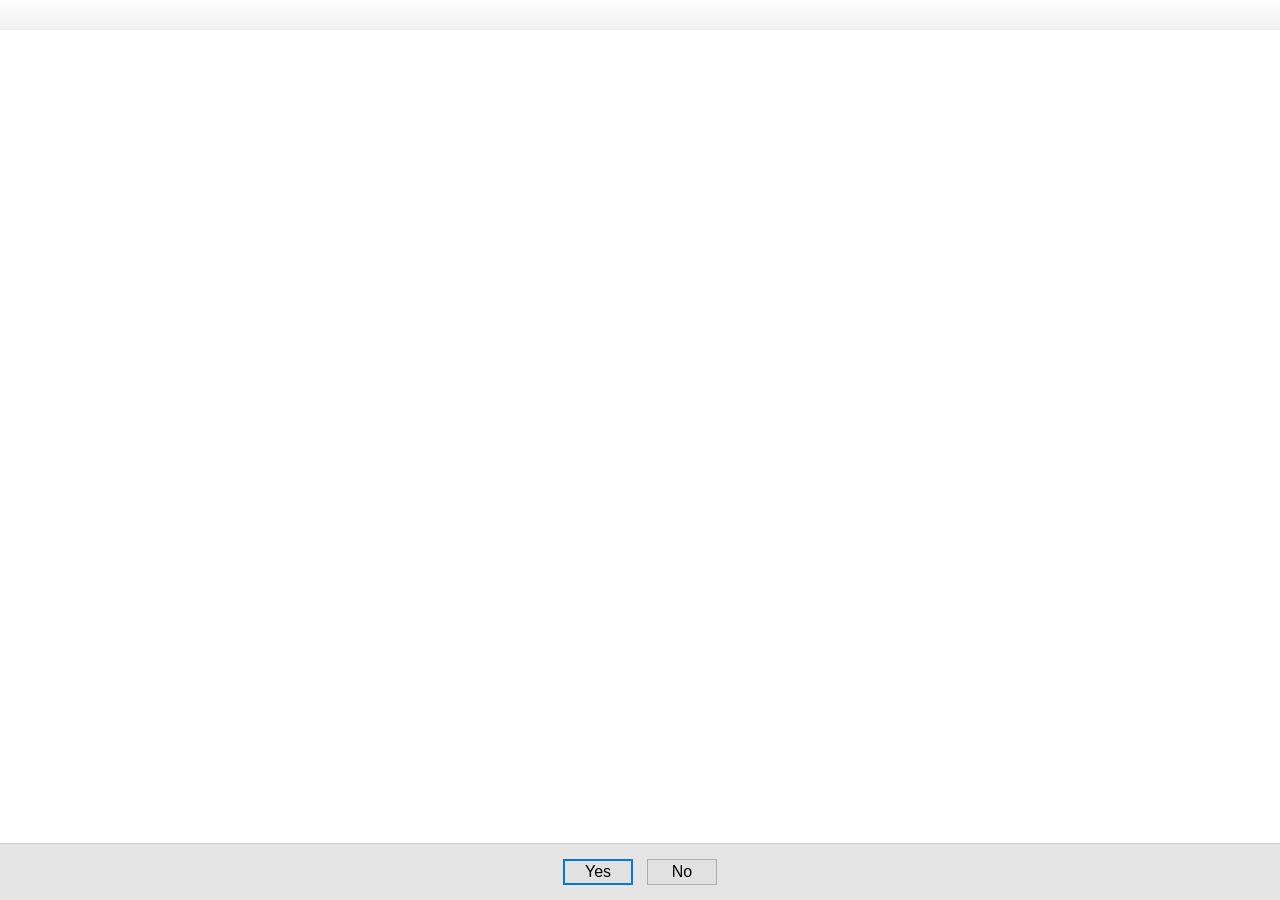
<file: Eole/html/ConfirmDialog.html>
<!DOCTYPE html>
<html>
    <head>
        <meta http-equiv="x-ua-compatible" content="IE=8"/>
        <link rel="stylesheet" type="text/css" href="styles10.css">
        <style type="text/css">
			html,body{padding:0;margin:0}		
            .container {
				font:caption;
				padding: 10px 25px;
				word-wrap: break-word;
				white-space: pre-wrap; 
			} 
			#btn_container {
				padding:10px; background:#e5e5e5;
				border-top:1px solid #d0d0d0;
				position:absolute;bottom:0; right:0; left:0;
				text-align:center;
			}
			#div_text{ 
				padding-top:10px; padding-bottom:20px; 
				background: #ffffff; /* Old browsers */
				background: -moz-linear-gradient(top,  #ffffff 0%, #f0f0f0 100%); /* FF3.6-15 */
				background: -webkit-linear-gradient(top,  #ffffff 0%,#f0f0f0 100%); /* Chrome10-25,Safari5.1-6 */
				background: linear-gradient(to bottom,  #ffffff 0%,#f0f0f0 100%); /* W3C, IE10+, FF16+, Chrome26+, Opera12+, Safari7+ */
				filter: progid:DXImageTransform.Microsoft.gradient( startColorstr='#ffffff', endColorstr='#f0f0f0',GradientType=0 ); /* IE6-9 */
			}			
            .button_ok { display:inline-block; } 
            .button_cancel { display:inline-block; } 
        </style>
        <title></title>
    </head>
    <body>
        <div id="div_text" class="container"></div>
		<div id="btn_container"> 
			<button id="btn_ok" class="button">Yes</button>	
			<button id="btn_cancel" class="button">No</button>
		</div>		
        <script>   

            // helpers
            function close_window() {
                window.open('', '_self', '');
                window.close();
            }

            // parse data
            var parsed_args;
            var callback_fn;
            try {
                parsed_args = window.external.dialogArguments.toArray();
            }
            catch(e) {
            }
            if (parsed_args) {
                document.title = parsed_args[0];
				window.div_text.insertAdjacentHTML('beforeend',parsed_args[1]);
                var labelInnerHtml = window.btn_ok.innerHTML;
                window.btn_ok.innerHTML = labelInnerHtml.replace(/Yes/g, parsed_args[2]);
                var labelInnerHtml = window.btn_cancel.innerHTML;
                window.btn_cancel.innerHTML = labelInnerHtml.replace(/No/g, parsed_args[3]);				
                callback_fn = parsed_args[4];
            }

            // main script
			function resize(){			
				var window_w = 358;
				window_h = window.div_text.offsetHeight + window.btn_container.offsetHeight;
				window_h = window_h*1.4;
				if (window_w < window_h + 50) window_w += 50;
				window.resizeTo(window_w, window_h);
				//alert(window.div_text.offsetHeight+' - '+window.btn_container.offsetHeight+' - '+window_h);
            }
			resize();
			document.onkeydown = function () {
				if (window.event.keyCode == 13 && window.document.activeElement.onclick) {
					window.document.activeElement.onclick();
				}
			};			
            window.btn_ok.onclick = function () {
                callback_fn && callback_fn("ok", true);
                close_window();
            };
            window.btn_cancel.onclick = function () {
				callback_fn && callback_fn("ok", false);
                close_window();
            };
            window.document.body.focus();
            window.btn_ok.focus();
        </script>
    </body>
</html>
</file>
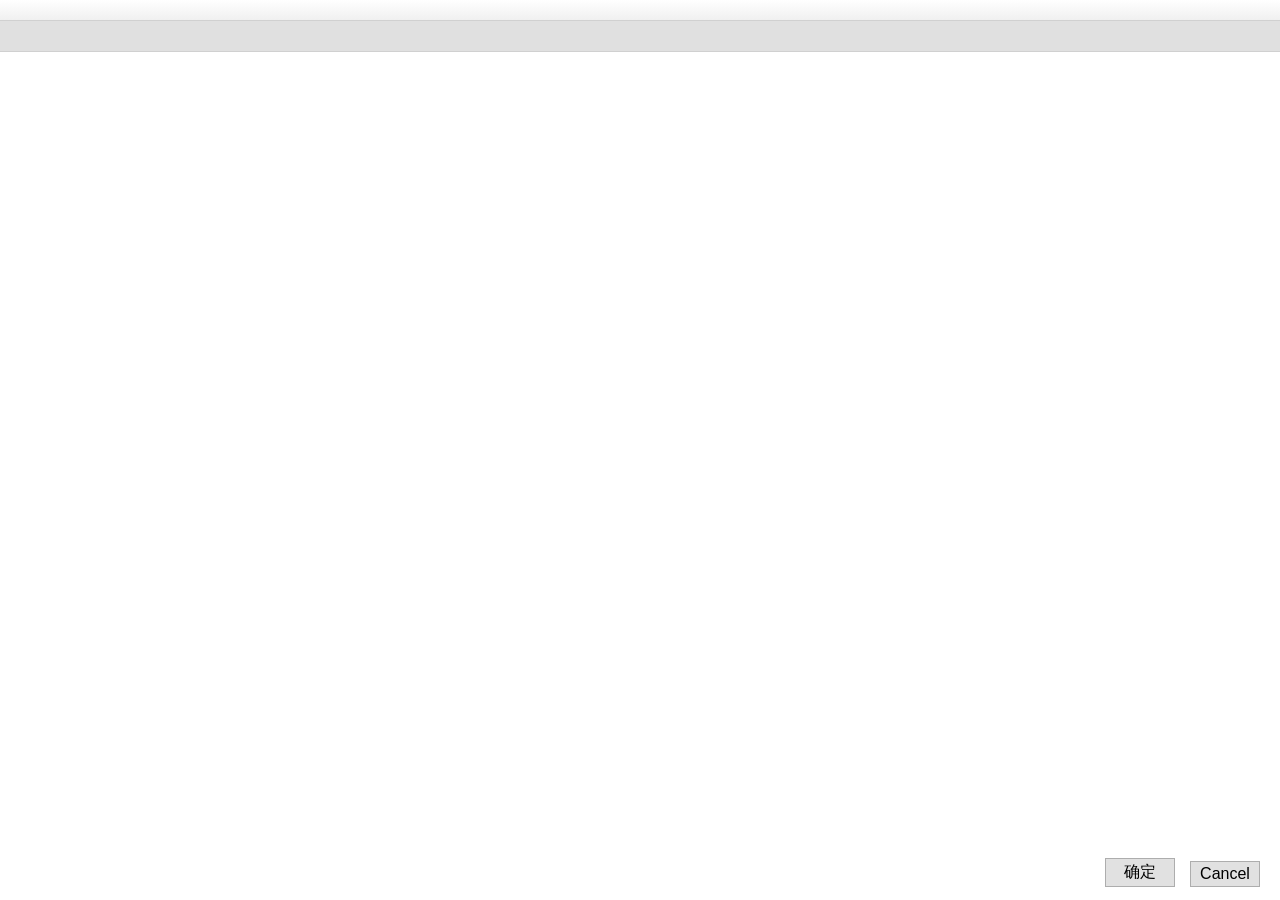
<file: Eole/html/InputDialog.html>
<!DOCTYPE html>
<html>
    <head>
        <meta http-equiv="x-ua-compatible" content="IE=8"/>
        <link rel="stylesheet" type="text/css" href="styles10.css">
        <style type="text/css">
			html,body{
				padding:0;margin:0;
			}
            .container { font:caption; padding: 10px 25px; word-wrap: break-word; white-space: pre-wrap; } 
			#div_text{ padding-top:0px; padding-bottom:20px; 
				background: #ffffff; /* Old browsers */
				background: -moz-linear-gradient(top,  #ffffff 0%, #f0f0f0 100%); /* FF3.6-15 */
				background: -webkit-linear-gradient(top,  #ffffff 0%,#f0f0f0 100%); /* Chrome10-25,Safari5.1-6 */
				background: linear-gradient(to bottom,  #ffffff 0%,#f0f0f0 100%); /* W3C, IE10+, FF16+, Chrome26+, Opera12+, Safari7+ */
				filter: progid:DXImageTransform.Microsoft.gradient( startColorstr='#ffffff', endColorstr='#f0f0f0',GradientType=0 ); /* IE6-9 */
			}

			
			#size_container {
				padding: 15px 25px 5px;
				background:#e0e0e0;
				border:1px solid #d0d0d0;			
			}
			#inter_text{padding: 20px 25px;}
			#input_container{
				background:#e0e0e0;
				padding: 10px 25px 20px;
				border:1px solid #d0d0d0;
				border-width:1px 0;
				overflow:visible;
			}
			#input_container input{width:98%; display:block}
			#input_container label{display:block; margin-bottom:3px; margin-top:15px;}
            .button_ok { position: absolute; right: 100px; bottom: 8px; } 
            .button_cancel { width: 70px; position: absolute; right: 15px; bottom: 8px; } 
			.button_ok_and_reset_cache, .button_ok_and_reset_cache:hover { position: absolute; left: 15px; bottom: 8px; width: auto; padding-left:10px; padding-right:10px; } 
			.titleBig {
				font-size:130%;
				font-style: italic;
				text-align:center;
				padding-bottom:0px;
			}
			.separator{width:50px; background:#000; height: 1px; margin: 15px auto 2px; }
        </style>
        <title></title>
    </head>
    <body>
        <div id="div_text" class="container"></div>
        <div id="input_container">			
		</div>			
        <div id="bottom_msg" class="container"></div>		
		<button id="btn_cancel" class="button_cancel">Cancel</button>		
        <button class="button_ok" id="btn_ok">确定</button>		
        <script>   
            // helpers
            function close_window() {
                window.open('', '_self', '');
                window.close();
            }

            // parse data
            var parsed_args;
            var callback_fn;
            try {
                parsed_args = window.external.dialogArguments.toArray();
            }
            catch(e) {
            }
            if (parsed_args) {
                document.title = parsed_args[0];
				
				window.div_text.insertAdjacentHTML('beforeend',parsed_args[1]);
				
                var labelInnerHtml = window.btn_cancel.innerHTML;
                window.btn_cancel.innerHTML = labelInnerHtml.replace(/Cancel/g, parsed_args[2]);
                callback_fn = parsed_args[3];
				
				var input_labels = parsed_args[5];
				var input_labels = input_labels.split("##");	
				var input_default_values = parsed_args[6];
				var input_default_values = input_default_values.split("##");				
				for (var i = 0; i < input_labels.length; i++) {
				  window.input_container.insertAdjacentHTML('beforeend', '<div><label for="input_'+i+'">'+input_labels[i]+'</label><input id="input_'+i+'" name="inputs" value="'+input_default_values[i]+'"></input></div>');
				}		
				window.bottom_msg.insertAdjacentHTML('beforeend',parsed_args[4]);
            }
			
			var window_w = 558;
			var window_h = 425;
			window_h = 83 + window.div_text.offsetHeight + window.input_container.offsetHeight + window.btn_ok.offsetHeight + (parsed_args[4]!=""?window.bottom_msg.offsetHeight:0);
			if (window_w < window_h + 50) {
				window_w += 50;
				window.resizeTo(window_w, window_h);
				window_h = 83 + window.div_text.offsetHeight + window.input_container.offsetHeight + window.btn_ok.offsetHeight + (parsed_args[4]!=""?window.bottom_msg.offsetHeight:0);
			}
			window.resizeTo(window_w, window_h);
			
            window.btn_ok.onclick = function () {
				var inputs = document.getElementsByName('inputs');
				var inputs_values = inputs[0].value;
				for(var i = 0; i < inputs.length; i++){
						if(i>0) inputs_values += "##",
						inputs_values += inputs[i].value;
						//alert(inputs_values);
				}
                callback_fn && callback_fn("ok", inputs_values);
                close_window();
            };	
			document.onkeydown = function () {
				if (window.event.keyCode == 13 && window.btn_ok.onclick) {
					window.btn_ok.onclick();
				}
			};
            window.btn_cancel.onclick = function () {
				callback_fn && callback_fn("cancel", false);
                close_window();
            };
            window.document.body.focus();
            window.btn_ok.focus();
        </script>
    </body>
</html>
</file>
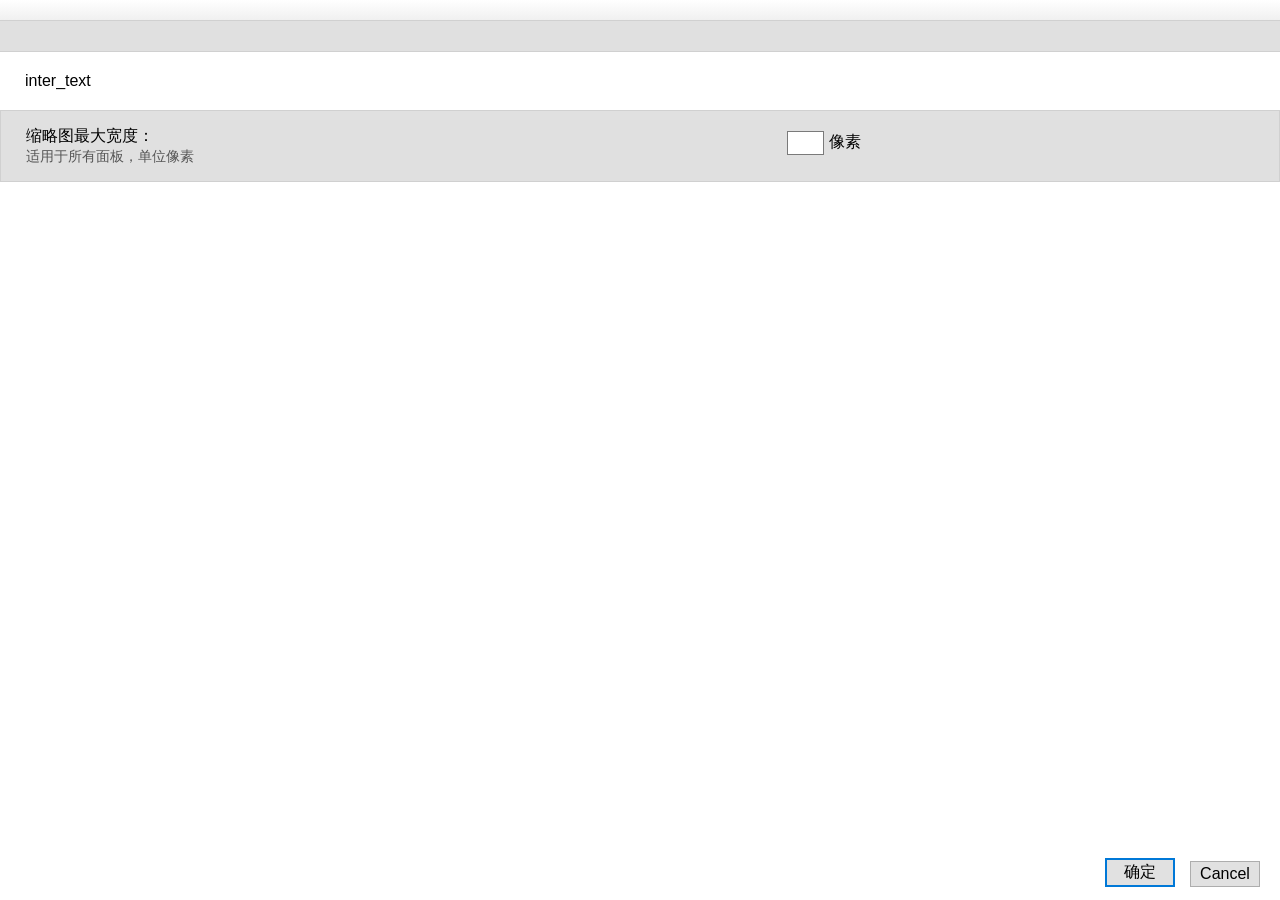
<file: Eole/html/MemoryDialog.html>
<!DOCTYPE html>
<html>
    <head>
        <meta http-equiv="x-ua-compatible" content="IE=8"/>
        <link rel="stylesheet" type="text/css" href="styles10.css">
        <style type="text/css">
			html,body{
				padding:0;margin:0;
			}
            .container { font:caption; padding: 10px 25px; word-wrap: break-word; white-space: pre-wrap; } 
			#div_text{ padding-top:0px; padding-bottom:20px; 
				background: #ffffff; /* Old browsers */
				background: -moz-linear-gradient(top,  #ffffff 0%, #f0f0f0 100%); /* FF3.6-15 */
				background: -webkit-linear-gradient(top,  #ffffff 0%,#f0f0f0 100%); /* Chrome10-25,Safari5.1-6 */
				background: linear-gradient(to bottom,  #ffffff 0%,#f0f0f0 100%); /* W3C, IE10+, FF16+, Chrome26+, Opera12+, Safari7+ */
				filter: progid:DXImageTransform.Microsoft.gradient( startColorstr='#ffffff', endColorstr='#f0f0f0',GradientType=0 ); /* IE6-9 */
			}
			#radio_container{
				background:#e0e0e0;
				padding-top:15px; padding-bottom:15px;
				border:1px solid #d0d0d0;
				border-width:1px 0;
			}
            input[type="radio"] { float:left; display: inline; position: relative; width: 15px; border: 0; padding: 2px 1px; margin:5px 0; } 
            input[type="radio"]:hover { border:1px solid #000000; padding: 1px 0; } 
			#size_container {
				padding: 15px 25px 5px;
				background:#e0e0e0;
				border:1px solid #d0d0d0;			
			}
			#inter_text{padding: 20px 25px;}
			#size_container .col{display:inline-block; width:32%; padding: 0; font:caption; }
			#size_container .col1{padding-right:4%;float:left;width:58%}
			#size_container .col2{padding-right:4%;width:100px;float:left}
			#size_container .label{margin:0 0 10px;padding:0;}			
			#size_container .label span{font-size:90%; color:#555}
            #size_container input { float:left; display: inline; position: relative; width: 25px; padding: 2px 5px; margin:5px 0; } 
			
            .radio_label { float:left; padding-top: 1px;  margin:5px 0;  margin-left:5px;} 			
            .button_ok { position: absolute; right: 100px; bottom: 8px; } 
            .button_cancel { width: 70px; position: absolute; right: 15px; bottom: 8px; } 
			.button_ok_and_reset_cache, .button_ok_and_reset_cache:hover { position: absolute; left: 15px; bottom: 8px; width: auto; padding-left:10px; padding-right:10px; } 
			.titleBig {
				font-size:130%;
				font-style: italic;
				text-align:center;
				padding-bottom:0px;
			}
			.separator{width:50px; background:#000; height: 1px; margin: 15px auto 2px; }
        </style>
        <title></title>
    </head>
    <body>
        <div id="div_text" class="container"></div>
        <div id="radio_container" class="container"></div>
        <div id="inter_text" class="container">inter_text</div>
        <div id="size_container">
			<div class="col col1">
				<div class="label">缩略图最大宽度：<br/><span>适用于所有面板，单位像素</span></div>
			</div>	
			<div class="col col2">			
				<input id="coverCacheWidthMax" name="coverCacheWidthMax"></input>
				<span class="radio_label">像素</span>
			</div>				
		</div>			
        <div id="bottom_msg" class="container"></div>		
		<button id="btn_cancel" class="button_cancel">Cancel</button>		
        <button class="button_ok" id="btn_ok">确定</button>		
        <script>   
            // helpers
            function close_window() {
                window.open('', '_self', '');
                window.close();
            }

            // parse data
            var parsed_args;
            var callback_fn;
            try {
                parsed_args = window.external.dialogArguments.toArray();
            }
            catch(e) {
            }
            if (parsed_args) {
                document.title = parsed_args[0];
				
				window.div_text.insertAdjacentHTML('beforeend',parsed_args[1]);
				
                var labelInnerHtml = window.btn_cancel.innerHTML;
                window.btn_cancel.innerHTML = labelInnerHtml.replace(/Cancel/g, parsed_args[2]);
                callback_fn = parsed_args[3];
				
                var InterTextHtml = window.inter_text.innerHTML;
                window.inter_text.innerHTML = InterTextHtml.replace(/inter_text/g, parsed_args[8]);
				
				var radio_string = parsed_args[4];
				var radio_btns = radio_string.split("##");
				var radio_btns_counter = 0;
				for (var i = 0; i < radio_btns.length; i++) {
				  window.radio_container.insertAdjacentHTML('beforeend', '<div><input type="radio" id="radio_btns_'+radio_btns_counter+'" name="radio_btns" value="'+radio_btns_counter+'" '+(parsed_args[5]==radio_btns_counter?'checked="checked"':'')+'><label for="radio_btns_'+radio_btns_counter+'" class="radio_label">'+radio_btns[i]+'</label></div>');
				  radio_btns_counter++;
				}		
				window.bottom_msg.insertAdjacentHTML('beforeend',parsed_args[6]);
				window.coverCacheWidthMax.value = parsed_args[7];
            }
			
			var window_w = 558;
			var window_h = 425;
			window_h = 83 + window.div_text.offsetHeight + window.radio_container.offsetHeight + window.btn_ok.offsetHeight + window.bottom_msg.offsetHeight + window.size_container.offsetHeight + window.inter_text.offsetHeight;
			if (window_w < window_h + 50) {
				window_w += 50;
				window.resizeTo(window_w, window_h);
				window_h = 83 + window.div_text.offsetHeight + window.radio_container.offsetHeight + window.btn_ok.offsetHeight + window.bottom_msg.offsetHeight + window.size_container.offsetHeight + window.inter_text.offsetHeight;
			}
			window.resizeTo(window_w, window_h);
			document.onkeydown = function () {
				if (window.event.keyCode == 13 && window.document.activeElement.onclick) {
					window.document.activeElement.onclick();
				}
			};
            window.btn_ok.onclick = function () {
				var radio_check = document.getElementsByName('radio_btns');
				var radio_value;
				for(var i = 0; i < radio_check.length; i++){
					if(radio_check[i].checked){
						radio_value = radio_check[i].value;
					}
				}
                callback_fn && callback_fn("ok", radio_value, window.coverCacheWidthMax.value);
                close_window();
            };		
            window.btn_cancel.onclick = function () {
				callback_fn && callback_fn("cancel", false);
                close_window();
            };
            window.document.body.focus();
            window.btn_ok.focus();
        </script>
    </body>
</html>
</file>
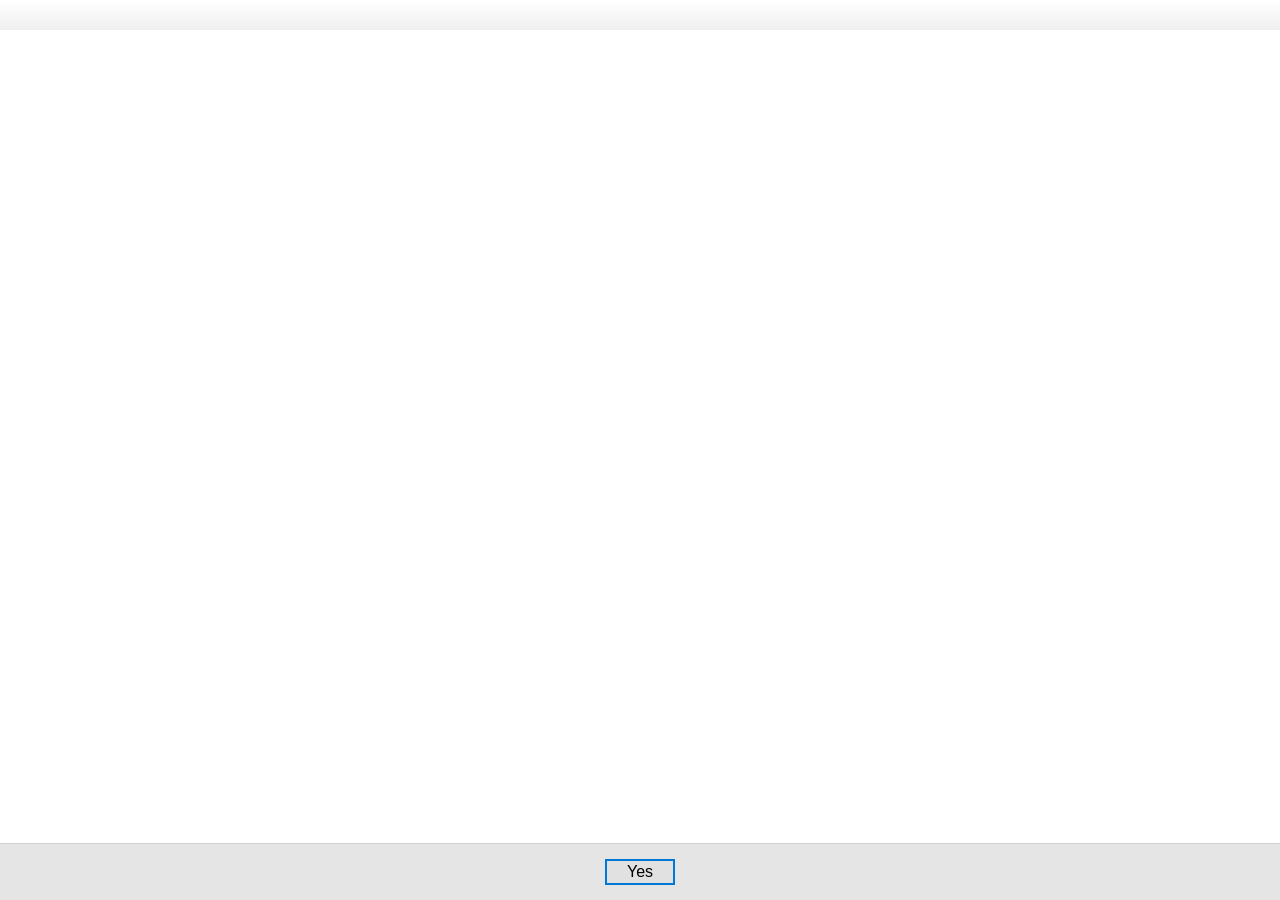
<file: Eole/html/MsgBox.html>
<!DOCTYPE html>
<html>
    <head>
        <meta http-equiv="x-ua-compatible" content="IE=8"/>
        <link rel="stylesheet" type="text/css" href="styles10.css">
        <style type="text/css">
			body{padding:0;margin:0}
            .cnt { font:caption; padding: 10px 25px; word-wrap: break-word; white-space: pre-wrap; } 
			#btn_container {
				padding:10px; background:#e5e5e5;
				border-top:1px solid #d0d0d0;
				position:absolute; bottom:0;left:0;right:0;
				text-align:center;
			}
			#div_text{ padding-top:10px; padding-bottom:20px; 
				background: #ffffff; /* Old browsers */
				background: -moz-linear-gradient(top,  #ffffff 0%, #f0f0f0 100%); /* FF3.6-15 */
				background: -webkit-linear-gradient(top,  #ffffff 0%,#f0f0f0 100%); /* Chrome10-25,Safari5.1-6 */
				background: linear-gradient(to bottom,  #ffffff 0%,#f0f0f0 100%); /* W3C, IE10+, FF16+, Chrome26+, Opera12+, Safari7+ */
				filter: progid:DXImageTransform.Microsoft.gradient( startColorstr='#ffffff', endColorstr='#f0f0f0',GradientType=0 ); /* IE6-9 */
			}			
            .button_ok { display:inline-block; } 
            .button_cancel { display:inline-block; } 
        </style>
        <title></title>
    </head>
    <body>
        <div id="div_text" class="cnt"></div>
		<div id="btn_container"> 
			<button id="btn_ok" class="button">Yes</button>	
		</div>		
        <script>   
            // helpers
            function close_window() {
                window.open('', '_self', '');
                window.close();
            }

            // parse data
            var parsed_args;
            var callback_fn;
            try {
                parsed_args = window.external.dialogArguments.toArray();
            }
            catch(e) {
            }
            if (parsed_args) {
                document.title = parsed_args[0];
                window.div_text.insertAdjacentHTML('beforeend',parsed_args[1]);
                var labelInnerHtml = window.btn_ok.innerHTML;
                window.btn_ok.innerHTML = labelInnerHtml.replace(/Yes/g, parsed_args[2]);
                callback_fn = parsed_args[4];
            }
			document.onkeydown = function () {
				if (window.event.keyCode == 13 && window.document.activeElement.onclick) {
					window.document.activeElement.onclick();
				}
			};
            // main script
            var window_w = 358;
            window_h = 120 + window.div_text.offsetHeight + window.btn_container.offsetHeight;
            if (window_w < window_h + 50) window_w += 50;
            window.resizeTo(window_w, window_h);
            window.btn_ok.onclick = function () {
                callback_fn && callback_fn("ok", true);
                close_window();
            };
            window.document.body.focus();
            window.btn_ok.focus();
        </script>
    </body>
</html>
</file>
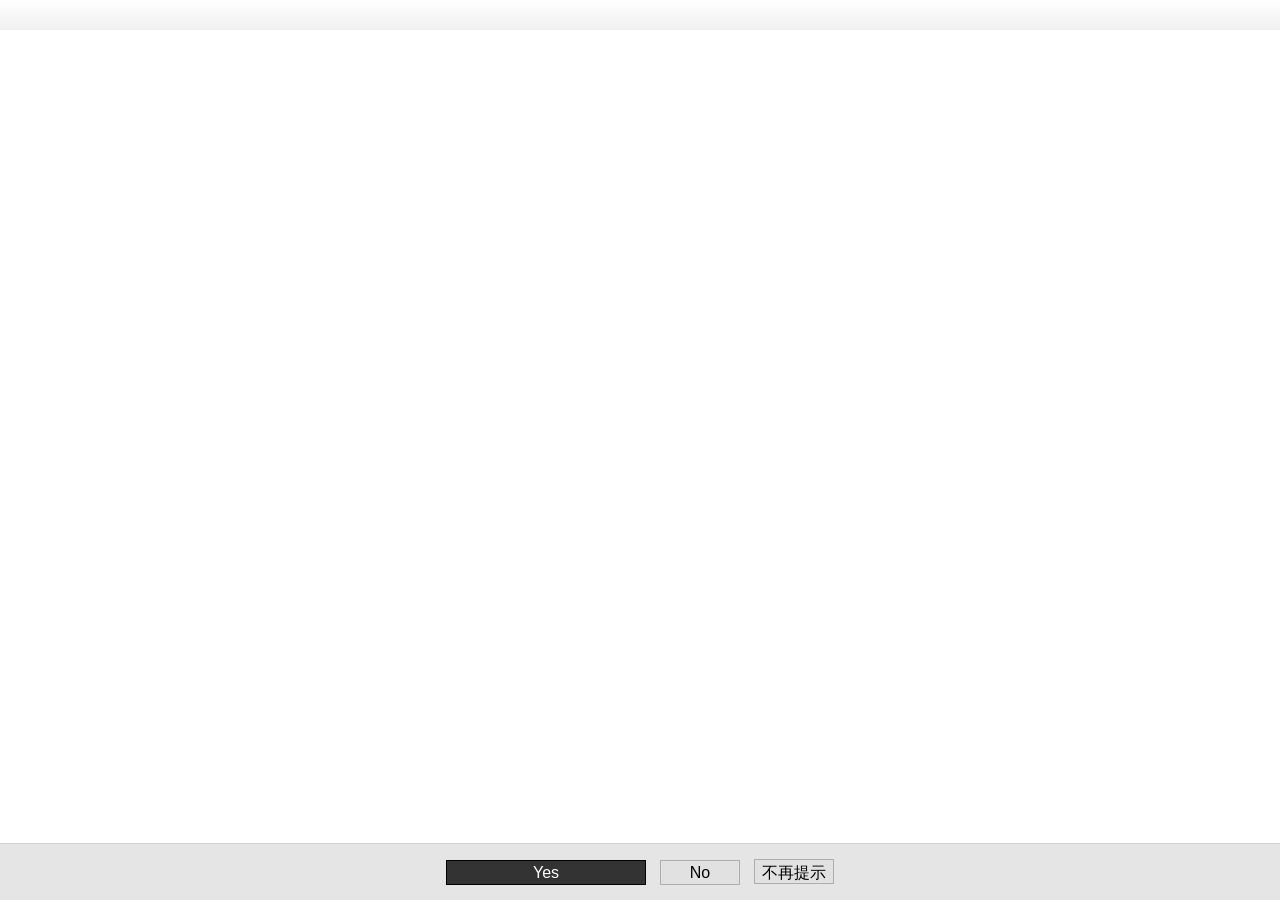
<file: Eole/html/Notice.html>
<!DOCTYPE html>
<html>
    <head>
        <meta http-equiv="x-ua-compatible" content="IE=8"/>
        <link rel="stylesheet" type="text/css" href="styles10.css">
        <style type="text/css">
			body{padding:0;margin:0}
            .cnt { font:caption; padding: 10px 25px; word-wrap: break-word; white-space: pre-wrap; } 
			#div_text{ padding-top:10px; padding-bottom:20px; 
				background: #ffffff; /* Old browsers */
				background: -moz-linear-gradient(top,  #ffffff 0%, #f0f0f0 100%); /* FF3.6-15 */
				background: -webkit-linear-gradient(top,  #ffffff 0%,#f0f0f0 100%); /* Chrome10-25,Safari5.1-6 */
				background: linear-gradient(to bottom,  #ffffff 0%,#f0f0f0 100%); /* W3C, IE10+, FF16+, Chrome26+, Opera12+, Safari7+ */
				filter: progid:DXImageTransform.Microsoft.gradient( startColorstr='#ffffff', endColorstr='#f0f0f0',GradientType=0 ); /* IE6-9 */
			}		
			#btn_container {
				padding:10px; background:#e5e5e5;
				border-top:1px solid #d0d0d0;
				position:absolute; bottom:0;left:0;right:0;
				text-align:center;
			}			
            .button_ok { display:inline-block; width:200px; background:#333; color:#fff; border:1px solid #333; outline:none; height:25px;} 
            .button_ok:focus {background:#333; border:1px solid #000; outline:none;} 	
            .button_ok:hover, .button_ok:focus:hover {background:#000; border:1px solid #000; outline:none;} 			
            .button_cancel { display:inline-block; width:80px;  outline:none; height:25px;} 
            .button_cancel:focus {outline:none;} 				

			.titleBig {
				font-size:130%;
				font-style: italic;
				text-align:center;
				padding-bottom:0px;
			}
			.separator{width:50px; background:#000; height: 1px; margin: 15px auto 2px; }			
        </style>
        <title></title>
    </head>
    <body>
        <div id="div_text" class="cnt"></div>
		<div id="btn_container"> 
			<button id="btn_ok" class="button_ok">Yes</button>	
			<button id="btn_later" class="button_cancel">No</button>			
			<button id="btn_cancel" class="button_cancel">不再提示</button>				
		</div>		
        <script>   
            // helpers
            function close_window() {
                window.open('', '_self', '');
                window.close();
            }

            // parse data
            var parsed_args;
            var callback_fn;
            try {
                parsed_args = window.external.dialogArguments.toArray();
            }
            catch(e) {
            }
            if (parsed_args) {
                document.title = parsed_args[0];
                window.div_text.insertAdjacentHTML('beforeend',parsed_args[1]);
                var labelInnerHtml = window.btn_ok.innerHTML;
                window.btn_ok.innerHTML = labelInnerHtml.replace(/Yes/g, parsed_args[2]);
                var labelInnerHtml = window.btn_later.innerHTML;
                window.btn_later.innerHTML = labelInnerHtml.replace(/No/g, parsed_args[3]);				
                callback_fn = parsed_args[4];
            }
			document.onkeydown = function () {
				if (window.event.keyCode == 13 && window.document.activeElement.onclick) {
					window.document.activeElement.onclick();
				}
			};
            // main script
            var window_w = 458;
            window_h = 60 + window.div_text.offsetHeight + window.btn_container.offsetHeight;
            if (window_w < window_h + 50) window_w += 50;
            window.resizeTo(window_w, window_h);
            window.btn_ok.onclick = function () {
                callback_fn && callback_fn("ok", parsed_args[5]);
                close_window();
            };
            window.btn_cancel.onclick = function () {
                callback_fn && callback_fn("never", null);
                close_window();
            };			
            window.btn_later.onclick = function () {
                close_window();
            };			
            window.document.body.focus();
            window.btn_ok.focus();
        </script>
    </body>
</html>
</file>
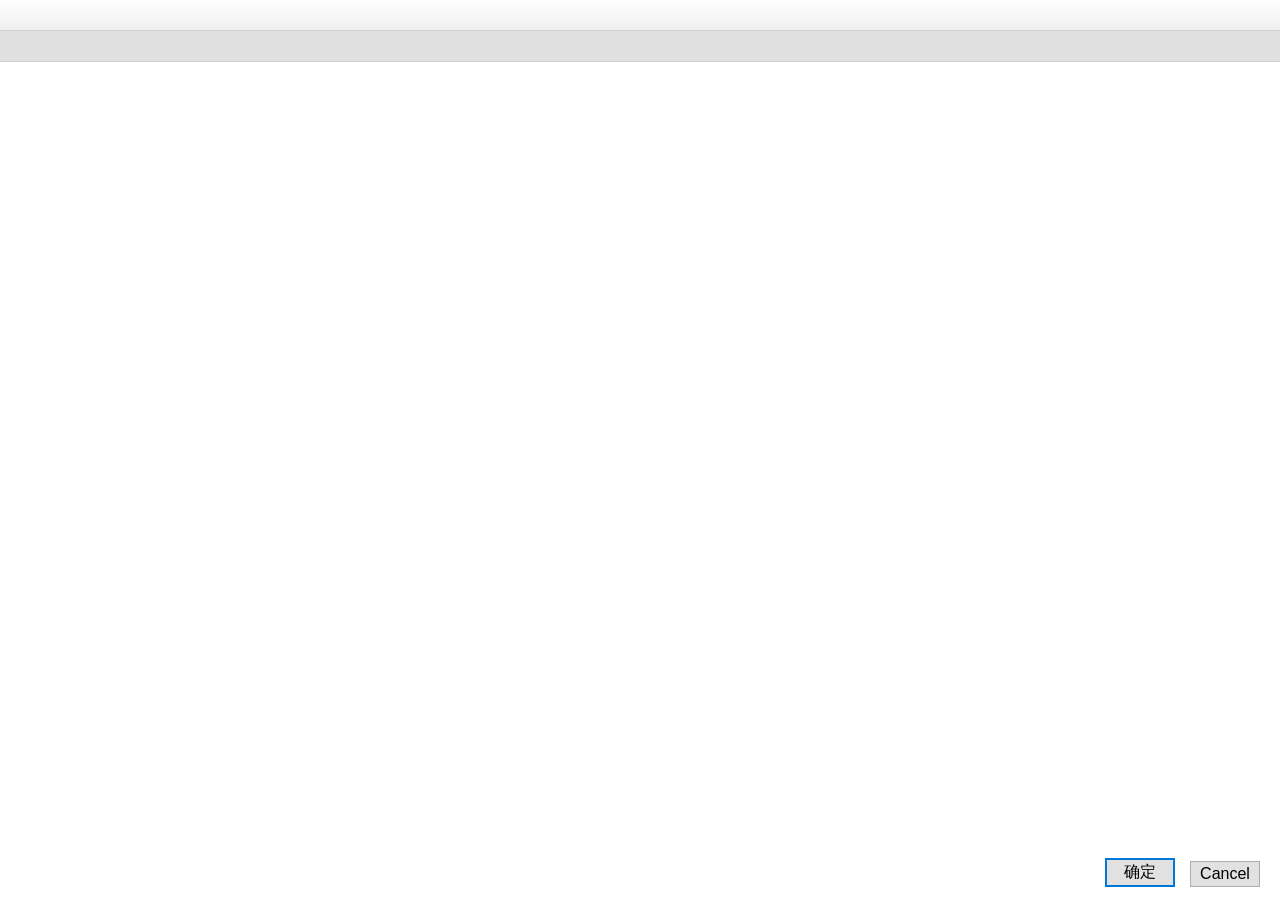
<file: Eole/html/RadioDialog.html>
<!DOCTYPE html>
<html>
    <head>
        <meta http-equiv="x-ua-compatible" content="IE=8"/>
        <link rel="stylesheet" type="text/css" href="styles10.css">
        <style type="text/css">
			html,body{
				padding:0;margin:0;
			}
            .container { font:caption; padding: 10px 25px; word-wrap: break-word; white-space: pre-wrap; } 
			#div_text{ padding-top:10px; padding-bottom:20px; 
				background: #ffffff; /* Old browsers */
				background: -moz-linear-gradient(top,  #ffffff 0%, #f0f0f0 100%); /* FF3.6-15 */
				background: -webkit-linear-gradient(top,  #ffffff 0%,#f0f0f0 100%); /* Chrome10-25,Safari5.1-6 */
				background: linear-gradient(to bottom,  #ffffff 0%,#f0f0f0 100%); /* W3C, IE10+, FF16+, Chrome26+, Opera12+, Safari7+ */
				filter: progid:DXImageTransform.Microsoft.gradient( startColorstr='#ffffff', endColorstr='#f0f0f0',GradientType=0 ); /* IE6-9 */
			}
			#radio_container{
				background:#e0e0e0;
				padding-top:15px; padding-bottom:15px;
				border:1px solid #d0d0d0;
				border-width:1px 0;
			}
            input[type="radio"] { float:left; display: inline; position: relative; width: 15px; border: 0; padding: 2px 1px; margin:5px 0; } 
            input[type="radio"]:hover { border:1px solid #000000; padding: 1px 0; } 
            .radio_label { float:left; padding-top: 1px;  margin:5px 0;  margin-left:5px;} 			
            .button_ok { position: absolute; right: 100px; bottom: 8px; } 
            .button_cancel { width: 70px; position: absolute; right: 15px; bottom: 8px; } 
			.titleBig {
				font-size:130%;
				font-style: italic;
				text-align:center;
				padding-bottom:5px;
			}
			.separator{width:50px; background:#000; height: 1px; margin: 15px auto 5px; }
        </style>
        <title></title>
    </head>
    <body>
        <div id="div_text" class="container"></div>
        <div id="radio_container" class="container"></div>				
        <div id="bottom_msg" class="container"></div>		
		<button id="btn_cancel" class="button_cancel">Cancel</button>		
        <button class="button_ok" id="btn_ok">确定</button>		
        <script>   
            // helpers
            function close_window() {
                window.open('', '_self', '');
                window.close();
            }

            // parse data
            var parsed_args;
            var callback_fn;
            try {
                parsed_args = window.external.dialogArguments.toArray();
            }
            catch(e) {
            }
            if (parsed_args) {
                document.title = parsed_args[0];
				
				window.div_text.insertAdjacentHTML('beforeend',parsed_args[1]);
				
                var labelInnerHtml = window.btn_cancel.innerHTML;
                window.btn_cancel.innerHTML = labelInnerHtml.replace(/Cancel/g, parsed_args[2]);
                callback_fn = parsed_args[3];
				
				var radio_string = parsed_args[4];
				var radio_btns = radio_string.split("##");
				var radio_btns_counter = 0;
				for (var i = 0; i < radio_btns.length; i++) {
				  window.radio_container.insertAdjacentHTML('beforeend', '<div><input type="radio" id="radio_btns_'+radio_btns_counter+'" name="radio_btns" value="'+radio_btns_counter+'" '+(parsed_args[5]==radio_btns_counter?'checked="checked"':'')+'><label for="radio_btns_'+radio_btns_counter+'" class="radio_label">'+radio_btns[i]+'</label></div>');
				  radio_btns_counter++;
				}		
				window.bottom_msg.insertAdjacentHTML('beforeend',parsed_args[6]);
            }
			
			function resize(){			
				var window_w = 458;
				window_h = 43 + window.div_text.offsetHeight + window.radio_container.offsetHeight + window.btn_ok.offsetHeight + window.bottom_msg.offsetHeight;
				if (window_w < window_h + 50) window_w += 50;
				window.resizeTo(window_w, window_h);
            }
			resize();
			
			document.onkeydown = function () {
				if (window.event.keyCode == 13 && window.document.activeElement.onclick) {
					window.document.activeElement.onclick();
				}
			};
            window.btn_ok.onclick = function () {
				var radio_check = document.getElementsByName('radio_btns');
				var radio_value;
				for(var i = 0; i < radio_check.length; i++){
					if(radio_check[i].checked){
						radio_value = radio_check[i].value;
					}
				}
                callback_fn && callback_fn("ok", radio_value);
                close_window();
            };
            window.btn_cancel.onclick = function () {
				callback_fn && callback_fn("cancel", false);
                close_window();
            };
            window.document.body.focus();
            window.btn_ok.focus();
        </script>
    </body>
</html>
</file>
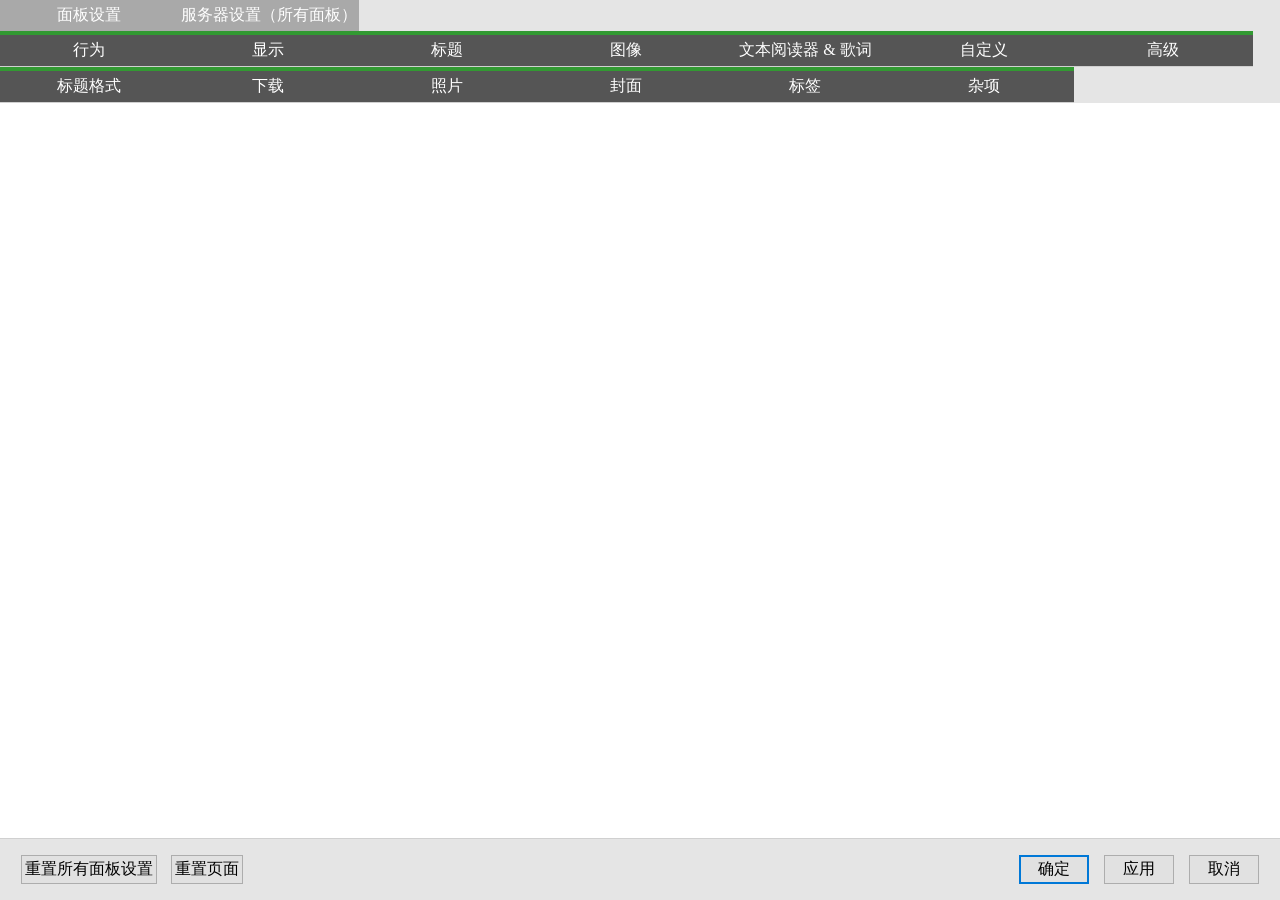
<file: Eole/Biography/assets/html/config.html>
﻿<!DOCTYPE html>
	<html>
	<head>

	<meta http-equiv="x-ua-compatible" content="IE=8"/>
	<link rel="stylesheet" type="text/css" href="styles10.css">
	<style type="text/css">

	body, html {height:100%; margin:0;}

	.tablink {background-color:#e5e5e5; overflow:hidden; font:1em Microsoft Yahei UI;}
	.tablink a {margin:0; background-color:#555; color:white; text-align:center; float:left; border:none; border-bottom:1px solid #d0d0d0; border-top:0.31em solid #329932; outline:none; cursor:pointer; padding:0.31em 2px; width:13.67%;}
	.tablink a:hover {padding:0.31em 2px; border-top:0.31em solid #329932; background-color:#777;}
	.tablink a:focus {padding:0.31em 2px; border-top:0.31em solid #329932; background-color:#777;}
	.tablink a:focus a:hover {padding:0.31em 2px; border-top:0.31em solid #329932; background-color:#777;}
	.tabcontent {display:none; padding:1px;}

	.tablink2 {background-color:#e5e5e5; overflow:hidden; font:1em Microsoft Yahei UI;}
	.tablink2 a {margin:0; background-color:#A9A9A9; color:white; text-align:center; float:left; border:none; outline:none; cursor:pointer; padding:0.31em 2px; min-width:13.67%;}
	.tablink2 a:hover {padding:0.31em 2px; border:none; background-color:#777;}
	.tablink2 a:focus {padding:0.31em 2px; border:none; background-color:#777;}
	.tablink2 a:focus a:hover {padding:0.31em 2px; border:none; background-color:#777;}
	.tabcontent2 {display:none; padding:1px;}

	input[type="checkbox"] {vertical-align:middle; position:relative; width:17px; height:15px; border:0; padding:2px 1px; margin:5px 0;}
	input[type="checkbox"]:focus {border:1px solid #0078D7; padding:1px 0;}
	input[type="checkbox"]:hover:focus {border:1px solid #0078D7; padding:1px 0;}
	input[type="checkbox"]:hover {border:1px solid #000000; padding:1px 0;}
	input[readonly] {background-color:#E1E1E1;}
	.checkbox_label {padding:0; margin:0; vertical-align:middle; margin-left:0.31em;}
	.checkbox_enable {padding:0; margin:0; vertical-align:middle; margin-left:0.5em; margin-right:17%; font:bold 1em Microsoft Yahei UI; color:#0066CC; }

	input[type="radio"] {vertical-align:middle; position:relative; width:17px; height:15px; border:0; padding:2px 1px; margin:5px 0;}
	input[type="radio"]:focus {border:1px solid #0078D7; padding:1px 0;}
	input[type="radio"]:hover:focus {border:1px solid #0078D7; padding:1px 0;}
	input[type="radio"]:hover {border:1px solid #000000; padding:1px 0;}

	.alignLH {width:40%; padding:1.25em 0 0; float:left;}
	.alignRH {padding:1.25em 0 0; float:left;}
	.alignLeftH {width:21%; padding:1.25em 0 0; float:left;}
	.alignRightH {padding:1.25em 0 0; float:left;}	
	.div_text2 {padding:1.01em 0 0;}
	.div_text3 {padding:1.25em 0 0;}
	.div_text6 {padding:1.25em 0 0.5em;}
	.div_text7 {padding:1.25em 0 0.7em;}
	.div_text8 {padding:1.25em 0 0.31em;}
	.div_text9 {padding:1.57em 0 0;}
	.div_text10 {padding:0 0 0.7em;}
	.div_text11 {padding:1.57em 0 0.31em;}
	.div_text12 {padding:1.25em 0 0.91em;}
	.div_text13 {padding:0.725em 0 0;}
	.div_text14 {padding:0.58em 0 0;}
	.alignLH, .alignRH, .alignLeftH, .alignRightH, .div_text1, .div_text2, .div_text3, .div_text6, .div_text7, .div_text8, .div_text9, .div_text10, .div_text11, .div_text12, .div_text13, .div_text14 {
		font:bold 1em Microsoft Yahei UI; color:#0066CC; word-wrap:break-word; white-space:pre-wrap;
	}
	
	.info2 {padding:0.7em 0 0.31em;}
	.info3 {margin:0 2% 0 0;}
	.info4 {padding:0.7em 0 0;}
	.info5 {padding:0.85em 0 0.31em;}
	.info6 {padding:0.7em 0;}
	.info7 {padding:0; text-align: right;}
	.info8 {padding-top:1.57em;}
	.info9 {padding-top:0.7em; padding-bottom:3.77em;}
	.info10 {padding-top:0.7em; padding-bottom:0.94em;}
	.info11 {padding-top:0.63em;}
	.info12 {padding:0.31em 0 0;}
	.info14 {padding-top:3em;}
	
	.info1, .info2, .info3, .info4, .info5, .info6, .info7, .info8, .info9, .info10, .info11, .info12, .info14 {
		word-wrap:break-word; white-space:pre-wrap;
	}
	
	.alignLeft {width:4%; margin-top:0.7em; float:left;}
	.alignLeft1 {width:18%; margin-top:0.7em; float:left;}
	.alignLeft2 {width:19%; margin-top:0.7em; float:left;}
	.alignLeft3 {width:4%; margin-top:0.58em; float:left;}
	.alignLeft4 {width:19%; margin-top:0.58em; float:left;}
	.alignRight1 {margin-top:0.7em; float:left;}
	.alignRight2 {margin-top:0.58em; float:left;}
	.alignLeft, .alignLeft1, .alignLeft2, .alignLeft3, .alignLeft4, .alignRight1, .alignRight2 {
		font:bold 1em Microsoft Yahei UI; word-wrap:break-word; white-space:pre-wrap;
	}

	.cacheInfo {position:absolute; width:25%; height:67%; left:33%; top:14.4%; padding-left:0.5em;}
	.pad {height:1.57em;}
	.padMedium {height:10em;}
	.top {display:block; margin-top:1.57em;}

	.input_cnt1 {margin-top:0.58em; margin-bottom:0.58em;}
	.input_cnt2 {margin:0; padding:0;}
	.input_cnt3 {padding-top:0.7em;}
	.input_cnt4 {padding-top:0.31em;}
	.input_cnt5 {padding-top:1em;}
	.input_cnt6 {padding-top:0.25em;}
	.input_cnt7 {padding-top:0.5em;}
	.input2 {width:2em; text-align:center;}
	.input3 {width:3em;}
	
	.input15 {width:15%;}
	.input17 {width:17%;}
	.input18 {display:inline-block; vertical-align:middle; width:18%; margin-left:2%; margin-right:0;}
	.input21 {display:inline-block; vertical-align:middle; width:22%; margin-right:0;}
	.input54 {width:54%}
	.input70 {width:70%;}

	.input50 {width:5em;}
	.input60 {float:right; width:60%;}
	.input65 {display:inline-block; vertical-align:middle; width:65%; margin-left:2%;}
	
	.input76 {width:76%;}
	.input85 {width:88%;}
	.input82 {float:right; width:82%;}
	.input50, .input60, .input76, .input82, .input85 {
		vertical-align:middle;
	}

	.input66 {width:66%}
	.input98 {width:98%;}
	.input66, input98 {
		display:block;
	}

	.input35 {width:35%; margin-bottom:0.31em;}
	.input40 {width:40%; margin-left:5%;}
	.input73 {width:77%; margin-bottom:0.46em;}
	.input96 {width:96%;}
	.input35, .input40, .input73, .input96 {
		display:inline-block; vertical-align:middle;
	}
	.input99 {display:inline-block; vertical-align:middle; width:98%; border:none !important; background:none}

	.inp_label1 {display:block; margin:0.31em 0;}
	.inp_label2 {padding-left:0.46em;}
	.inp_label3 {padding-right:0.31em; margin:0.31em 0;}
	.inp_label4 {display:inline-block; width:21%;}
	.inp_label5 {vertical-align:middle; padding-left:0.46em;}
	.inp_label6 {display:block; margin:0 0 0.31em 0;}
	.btn_cnt {padding:0.7em 1em; position:absolute; bottom:0; right:0; left:0;}
	#btn_cnt_right {background:#e5e5e5; border-top:1px solid #d0d0d0; text-align:right;}
	#btn_cnt_left {text-align:left;}
	#btn_cnt_center {text-align:center;}
	#mainMargin {margin: 0 2%}

	table {width: 100%; text-align:center; border-collapse:collapse; border:1px solid Gainsboro; empty-cells:show;}
	th {border:0;}
	td {border:0;}
	tr {border:0;}
	.table75 {width:75%;}

	.dropbtn {white-space:nowrap; width:100px; background-color:#3e8e41; color:white; text-decoration:none; padding:0.13em 5px; border:none; cursor:pointer;}
	.dropbtn:after {font-family: FontAwesome; content: "\f107"; padding-left:0.5em; padding-right:0.19em;}
	.dropdown {margin-top: 10px; position:static; display:inline-block;}
	.dropdown-content {display:none; position:absolute; background-color:#f9f9f9; min-width:10em; white-space:nowrap; box-shadow:0 8px 1.01em 0 rgba(0,0,0,0.2); z-index:1;}
 	.dropdown-content a {padding:0.13em 5px; color:black; text-decoration:none; display:block;}
	.dropdown-content a:hover {background-color:#f1f1f1;}
	.dropdown .dropdown-content {display:none;}
	.dropdown:hover .dropbtn {background-color:#4CAF50;}

	.column4 {width:4%;}
	.column5 {width:5%;}
	.column14 {width:14%;}
	.column16 {width:16%;}
	.column19 {width:19%;}
	.column21 {width:21%;}
	.column25 {width:25%;}
	.column30 {width:30%;}
	.column31 {width:31%;}
	.column33 {width:33%;}
	.column40 {width:40%;}
	.column43 {width:43%;}
	.column45 {width:45%;}
	.column46 {width:46%;}
	.column50 {width:50%;}
	.column55 {width:55%;}
	.column60 {width:60%;}

	.column4, .column5, .column14, .column16, .column19, .column21, .column25, .column30, .column31, .column33, .column40, .column43, .column45, .column46, .column50, .column55, .column60 {
		margin:0; padding:0; float:left;
	}

	.columnf1 {margin:0; padding:0; float:left; width:50%;}
	.columnf2 {margin:0.6em 0 0; padding:0; float:left; width:20%;}
	.columnf3 {margin:0.44em 0 0; padding:0; float:left; width:20%;}

	.row:after {content:""; display:table; clear:both;}

	ul {margin-top:0; margin-bottom:0;}
						
	</style>
	</head>
	<body>
		<div style="background-color:#e5e5e5; clear:both;">
		<div id="tablink2" class="tablink2">
			<a onclick="openTab('PanelCfg', this, 'green')" id="PanelCfg">面板设置</a>
			<a onclick="openTab('ServerCfg', this, '#004BD2')" id="ServerCfg">服务器设置（所有面板）</a>
		</div>
		
		
		<div id="tablink" class="tablink">
			<a onclick="openPage('behaviour', this, 'green')" id="behaviourCfg">行为</a>
			<a onclick="openPage('display', this, 'green')" id="displayCfg">显示</a>
			<a onclick="openPage('headings', this, 'green')" id="headingsCfg">标题</a>
			<a onclick="openPage('image', this, 'green')" id="imageCfg">图像</a>
			<a onclick="openPage('textreader', this, 'green')" id="textreaderCfg">文本阅读器 & 歌词</a>
			<a onclick="openPage('custom', this, 'green')" id="customCfg">自定义</a>
			<a onclick="openPage('advanced', this, 'green')" id="advancedCfg">高级</a>
			
			<a onclick="openPage('title_format', this, '#004BD2')" id="title_formatCfg">标题格式</a>
			<a onclick="openPage('download', this, '#004BD2')" id="downloadCfg">下载</a>
			<a onclick="openPage('photo', this, '#004BD2')" id="photoCfg">照片</a>
			<a onclick="openPage('cover', this, '#004BD2')" id="coverCfg">封面</a>
			<a onclick="openPage('tagger', this, '#004BD2')" id="taggerCfg">标签</a>
			<a onclick="openPage('misc', this, '#004BD2')" id="miscCfg">杂项</a>
		</div>
		</div>
<div id="mainMargin">

		<div style="clear:both;"></div>
		<div id="btn_cnt_right" class="btn_cnt"> 
			<button id="btn_ok">确定</button>
			<button class="button_apply" id="btn_apply">应用</button>
			<button id="btn_cancel">取消</button>
		</div>
		<div id="btn_cnt_left" class="btn_cnt">
			<button id="btn_reset">重置所有面板设置</button>
			<button id="btn_resetPage">重置页面</button>
		</div>

		<div id="behaviour" class="tabcontent">
		<div class="row">
			<div class="column50">
				<div class="div_text6">布局</div>
				<div id="layout"></div>
				<div class="div_text6">查找按钮</div>
				<div id="look_up"></div>
				<div class="div_text1" style="padding:1.25em 0 0.15em;">后备文本：标题|无标题</div>
				<div id="fall_back"></div>	
				<div class="div_text12">滚动</div>
				<span class="info3">滚动条：</span>
				<span style="margin:0 0 0.31em;" class="dropdown"><a id="sbarShow_dropdown" class="dropbtn" href="#" onclick="toggle('sbarShow');"></a>
				<span id="sbarShow" class="dropdown-content"></span>
				</span>
				<span style="margin:0 0 0.31em;" class="dropdown"><a id="sbarType_dropdown" class="dropbtn" href="#" onclick="toggle('sbarType');"></a>
				<span id="sbarType" class="dropdown-content"></span>
				</span>
				<span style="margin:0 0 0.31em;" id="sbar_col_dropdown" class="dropdown"><a id="sbarCol_dropdown" class="dropbtn" href="#" onclick="toggle('sbarCol');"></a>
				<span id="sbarCol" class="dropdown-content"></span>
				</span>
				<span style="margin:0 0 0.31em;" id="sbar_icon_dropdown" class="dropdown"><a id="sbarIcon_dropdown" class="dropbtn" href="#" onclick="toggle('sbarIcon');"></a>
				<span id="sbarIcon" class="dropdown-content"></span>
				</span>
				<div id="scrolling"></div>

			</div>

			<div class="column50">
				<div class="div_text6">叠加</div>
				<span class="dropdown" style="width:auto;"><a id="overlay_dropdown" class="dropbtn" href="#" onclick="toggle('overlayType');"></a>
				<span id="overlayType" class="dropdown-content"></span>
				</span>
				<div id="overlayMetrics"></div>
				<div style= "margin-right:10%;" class="info2">平面和圆形支持自定义颜色。

作为歌词的替代方案，尝试菜单 > 布局 > 完全叠加：平面样式，
<input class="input99" value="强度 61 和 RGB(0,0,0) 的自定义叠加颜色。歌词使用："/>
<input class="input99" value="粗体白色字体，自定义高亮颜色 RGB(255,240,132)，阴影级别 2。"/></div>
				<div class="div_text7">额外菜单项</div>
				<table id="menu" class="table75">
					<colgroup>
					<col span="6" style="width:16%">
					</colgroup>
				</table>
				<div style="padding:1.25em 0;"><a id="setWinSize" style="text-decoration:none;" href="#" onclick="setWindowSize();return false;">单击以重置窗口大小</a></div>
			</div>
		</div>
		</div>

		<div id="display" class="tabcontent">
		<div class="row">
			<div class="column33">
				<div class="div_text3">指标</div>
				<div class="info6"><b>主边距（像素）</b></div>
				<table id="imageMarginTable" class="table" style="width:1%; border:none"></table>
				<table id="textMarginTable" class="table" style="margin-top:1.01em; width:1%; border:none"></table>
				<div id="metrics"style="padding:1.01em 0 0;"></div>
				<div id="metrics2"></div>
				<div class="div_text6">文本</div>
				<div id="textStyle"></div>
			</div>				
						
			<div class="column33">
				<div class="div_text6">主题</div>
				<span class="dropdown"><a id="theme_dropdown" class="dropbtn" href="#" onclick="toggle('themeBg');"></a>
				<span id="themeBg" class="dropdown-content"></span>
				</span>
				<div id="themeStyle" style="padding-top:0.5em;"></div>
				<div class="div_text6">高亮</div>
				<div id="highlight"></div>
				<div class="info12" style="padding-right:10%"><i>启用自定义颜色时禁用高亮设置。启用深色线条时，禁用横线高亮选项。</i></div>
				<div class="div_text6">线条风格</div>
				<div id="lines"></div>
				<div class="div_text6" style="color:red;">图像和幻灯片尺寸</div>
				<div class="info3" style="padding-right:10%">按 Ctrl 键并拖动线条以调整图像：文本比例或幻灯片大小（面板需要焦点，例如单击它）。</div>
			</div>
					
			<div class="column33">
			<div class="div_text3">专辑等级</div>
			<div class="row">
				<div class="column50">
					<div class="info2"><b>显示</b></div>
					<div id="rating1"></div>
				</div>
				<div class="column50">
					<div class="info2"><b>位置</b></div>
					<div id="rating2"></div>
				</div>
			</div>
				<span class="dropdown" style="margin-top:1em;" ><a id="rating_dropdown" class="dropbtn" href="#" onclick="toggle('ratingTextPos');"></a>
				<span id="ratingTextPos" class="dropdown-content"></span>
				</span>
				<div class="info2" id="ratingTextName"><b>文本名称</b></div>
				<div id="rating3"></div>
				<div class="div_text6">摘要项目</div>
				<div id="summary"></div>
				<span style="margin:1em 0 0.7em 0;" class="dropdown"><a id="summaryStyle_dropdown" class="dropbtn" style="display:inline-block; width:auto;" href="#" onclick="toggle('summaryFont');"></a>
				<span id="summaryFont" class="dropdown-content"></span>
				</span>
				<div class="info3"><i>*区域设置控制 last.fm 和维基百科。Allmusic 区域设置是日期不可或缺的一部分。</i></div>
			</div>
		</div>
		</div>

		<div id="headings" class="tabcontent">
		<div class="row">
			<div style="padding-right:6%; "class="column60">
				<span class="alignLeftH">主要</span>
				<span class="alignRightH">标题格式</span>
				<div style="clear:both;"></div>
				<div id="heading_title_format"></div>
				<span class="alignLeftH">音轨</span>
				<span class="alignRightH">标题格式</span>
				<div style="clear:both;"></div>
				<div id="sub_titleformat"></div>
				<div id="title_formatPreview"></div>
				<div class="div_text2">来源</div>
				<div class="info10">使用网站名称（歌词未知）</div>

				<span style="margin:1.4em 0 0.7em;" class="dropdown"><a id="heading_dropdown" class="dropbtn" style="display:inline-block; min-width:9em;" href="#" onclick="toggle('mainShow');"></a>
				<span id="mainShow" class="dropdown-content"></span>
				</span>
				<span style="margin:0 0 0.7em 0.39em;" class="dropdown"><a id="headFontStyle_dropdown" class="dropbtn" style="display:inline-block; min-width:9em;" href="#" onclick="toggle('mainFont');"></a>
				<span id="mainFont" class="dropdown-content"></span>
				</span>
				<div style="clear:both;"></div>
		
				<span style="margin:0 0 0.7em;" class="dropdown"><a id="trackHeading_dropdown" class="dropbtn" style="display:inline-block; min-width:9em;" href="#" onclick="toggle('trackShow');"></a>
				<span id="trackShow" class="dropdown-content"></span>
				</span>
				<span style="margin:0 0 0.7em 0.39em;" class="dropdown"><a id="trackStyle_dropdown" class="dropbtn" style="display:inline-block; min-width:9em;" href="#" onclick="toggle('trackFont');"></a>
				<span id="trackFont" class="dropdown-content"></span>
				</span>
				<div style="clear:both;"></div>

				<span style="margin:0 0 0.7em;" class="dropdown"><a id="sourceHeading_dropdown" class="dropbtn" style="display:inline-block; min-width:9em;" href="#" onclick="toggle('sourceShow');"></a>
				<span id="sourceShow" class="dropdown-content"></span>
				</span>
				<span style="margin:0 0 0.7em 0.39em;" class="dropdown"><a id="sourceStyle_dropdown" class="dropbtn" style="display:inline-block; min-width:9em;" href="#" onclick="toggle('sourceFont');"></a>
				<span id="sourceFont" class="dropdown-content"></span>
				</span>
				<div style="clear:both;"></div>

				<span style="margin:1.4em 0 0.7em 0;" class="dropdown"><a id="wikiStyle_dropdown" class="dropbtn" style="display:inline-block; width:auto;" href="#" onclick="toggle('wikiFont');"></a>
				<span id="wikiFont" class="dropdown-content"></span>
				</span>
				<div style="clear:both;"></div>
	
			</div>
			<div class="row">
			<div class="div_text3">主要</div>
				<div class="column50">
					<div class="info2"><b>版式</b></div>
					<div id="headingStyle"></div>
				</div>
				<div class="column50">
					<div class="info2"><b>按钮样式</b></div>
					<div id="btn"></div>
				</div>
			</div>
			<div class="row">
				<div class="column50">
					<div class="info2"><b>横线</b></div>
					<div id="line"></div>
					<div class="info2"><b>国旗标志</b></div>
					<div id="flag"></div>
					<div id="flagInfo" class="info2"><i>标志显示需要将标题版式设置为左侧</i></div>
				</div>
				<div class="column50">
					<div class="info2"><b>填充 +/-</b></div>
					<div id="headingPadding"></div>
				</div>	
			</div>
		</div>
		</div>
			
		<div id="image" class="tabcontent">
		<div class="row">
			<div class="column31">
				<div class="div_text6">主图像</div>
				<div id="mainImage"></div>
					<div class="div_text9">过滤</div>
					<div class="info2"><i>适用于 Last.fm 照片下载文件夹</i></div>
					<div class="info5"><b>类型</b></div>
					<div id="input_cntf1"></div>
					<div class="info5"><b>大小</b></div>
					<div id="input_cntf2"></div>
			</div>
			<div class="column25">
			<div class="div_text6">幻灯片</div>
				<div id="filmStripShow"></div>
				<span class="dropdown" style="width:auto;"><a id="film_dropdown" class="dropbtn" href="#" onclick="toggle('filmStripAlign');"></a>
				<span id="filmStripAlign" class="dropdown-content"></span>
				</span>
				<div id="gap"></div>
				<div class="div_text11"><b>导航 & 计数</b></div>
				<span class="dropdown"><a id="seeker_dropdown" class="dropbtn" href="#" onclick="toggle('seeker');"></a>
				<span id="seeker" class="dropdown-content"></span>
				</span>
				<div id="seekerStyle"></div>
				<div id="seekerDots"></div>
				<div id="seekerNA" class="info12" style="padding-right:10%;"></div>
			</div>


			<div class="column43" style="margin-top:1.4em;">
				<table id="imageFormat" class="table75">
					<colgroup>
						<col span="6" style="width:13%">
					</colgroup>
					<tr>
						<th colspan="2" style="color:#008000;">图像+文本</th>
						<th colspan="2" style="color:#008000;">仅图像</th>
						<th colspan="2" style="color:#008000;">幻灯片</th>
						<th></th>
					</tr>
				</table>
				<div class="div_text11">倒影</div>
				<span class="dropdown" style="width:auto;"><a id="reflection_dropdown" class="dropbtn" href="#" onclick="toggle('reflPos');"></a>
				<span id="reflPos" class="dropdown-content"></span>
				</span>
				<div id="reflectionMetrics"></div>
				<div class="div_text9">默认图像</div>
				<div class="info2">默认图像通常在 fb2k 参数选项>显示中设置。它们也可以在面板属性 ("Stub...") 中设置，首先检查该属性。如果两者都未设置，则使用简介样式的默认图像。</div>
		</div>
		</div>
		</div>

		<div id="textreader" class="tabcontent">
				<span id="cusText1" style="padding-top:1.25em; width:23%; float:left;"></span>
				<span class="info4" style="padding-top:1.57em; float:left;">显示文本、歌词、项目属性和正在播放的信息。每个视图显示检索到的第一个结果。</span>
				<div style="clear:both;"></div>
				<div class="div_text13">艺术家视图</div>
				<span class="alignLeft3">使用</span>
				<span class="alignLeft4">名称</span>
				<span class="alignRight2">完整路径或标签*</span>
				<span class="alignRight2" style="float:right;">歌词来源</span>
				<div style="clear:both;"></div>
				<div id="cusText2"></div>
				<div class="div_text14">专辑视图</div>
				<span class="alignLeft3">使用</span>
				<span class="alignLeft4">名称</span>
				<span class="alignRight2">完整路径或标签*</span>
				<span class="alignRight2" style="float:right;">歌词来源</span>
				<div style="clear:both;"></div>
				<div id="cusText3"></div>
				<div class="row">
					<span style="float:left;"><i>*如果存在反斜杠，则作为路径评估，否则作为标签。<br>文件名和扩展名支持通配符。</i></span>
					<span style="float:right;" class="dropdown"><a id="shadowFontStyle_dropdown" class="dropbtn" style="display:inline-block; width:auto;" href="#" onclick="toggle('shadowLevel');"></a>
					<span id="shadowLevel" class="dropdown-content"></span>
					</span>
					<span style="float:right;" class="dropdown"><a id="lyricsFontStyle_dropdown" class="dropbtn" style="display:inline-block; width:auto;" href="#" onclick="toggle('lyricsFont');"></a>
					<span id="lyricsFont" class="dropdown-content"></span>
					</span>
					<span style="float:right; display:inline-block; width:auto; padding-top:0.5em" id="largerHighlighted"></span>
				</div>
				<div style="clear:both;"></div>
				<div id="cusTextPreview"></div>
				<div class="row" style="margin-top:0.7em; padding-top:0.31em; background-color:#E8E8E8; border-bottom: 1px solid #D8D8D8;">
				<div class="column5"style="padding-top:0.31em;">歌词：</div>
				<div class="column25">
					<div id="downloadLyrics"></div>
				</div>
				<div class="column14">
					<div id="syncedScroll"></div>
				</div>
				<div class="column14">
					<div id="unsyncedScroll"></div>
				</div>
				<div class="column21">
					<div id="lyricsFadeHeight"></div>
				</div>
				<div class="column4">
					<div id="lyricsScrollTimeAvg"></div>
					<div id="lyricsScrollTimeMax"></div>
				</div>
				<div class="column16">
					<span style="float:left; margin:0;" class="dropdown"><a id="lyricsScrollMethod_dropdown" class="dropbtn" style="display:inline-block; width:auto;" href="#" onclick="toggle('lyricsScrollMethod');"></a>
					<span id="lyricsScrollMethod" class="dropdown-content"></span>
					</span>
				</div>
				</div>
				<div class="row"style="padding-top:0.31em; background-color:#E8E8E8; border-bottom: 1px solid #D8D8D8;">
				<div class="column30"style="padding-top:0.31em;">项目属性：</div>
				<div class="column14">
					<div id="rowStripes"></div>
				</div>
				<div class="column14">
					<div id="lineDividers"></div>
				</div>
				<div class="column40">
					<div id="fieldWidth"></div>
				</div>
				</div>
				<div class="row"style="padding-top:0.31em; background-color:#E8E8E8;">
				<div class="column30"style="padding-top:0.31em;">正在播放：</div>
				<div class="column14">
					<div id="npVCenter"></div>
				</div>
				<div class="column14">
					<div id="npHCenter"></div>
				</div>
				</div>
			<div style="display:inline-block; padding-top:0.7em; width:50%"><a id="setSize" href="#" onclick="showLyricsHelp();return false;">帮助</a></div>
			<div id="lyrics_help" style="display: none;">
			<div class="div_text2"><b>常规</b></div>
			<div class="info4"><ul><li>左上角启用后，可以使用</li><li>勾选 “歌词来源” 以确定哪些来源需要歌词处理</li><li>图像和其它来源都可用，因此可以用更有趣的方式查看文本、歌词和项目属性</li></ul></div>
<div class="div_text2"><b>歌词</b></div>
<div class="info4">-  自动滚动现有和新下载的歌词
-  默认设置是，如果未找到歌词，回退到显示简介或评论
-  支持歌词偏移 + 使用鼠标滚轮即时调整（不保存）</div>
<div class="info8"><b><i>下载集成</i></b></div>
<div class="info4">简介不下载歌词，但可以与歌词组件同步，如下所示。</div>
<div class="info4"><ul><li>上面勾选 “同步...” 选项</li><li>确保在布局中添加了歌词秀3 或 <a href="https://github.com/ESLyric/release" target=\"_blank\">ESLyric</a> 面板（可以隐藏），并启用了歌词保存功能</li><li>确保歌词面板中的保存设置与上面的加载设置相匹配</li></ul></div>
<div class="info4">如果使用 ESLyric，推荐设置：歌词保存位置>配置文件目录，保存文件名：[%artist% - ]%title%（默认）。如果歌词保存位置不一致，请修改上面歌词来源。</div>
<div class="info4">如果使用歌词秀 3，请安装 veksha 的 <a href="https://www.reddit.com/r/foobar2000/comments/o7ua73/lyric_show_panel_3_lyrics_from_genius_musixmatch" target=\"_blank\">multi-source</a> 组件。禁用歌词秀 3 默认来源，因为它们大多不再起作用。启用 NEW DB: Minilyrics, NEW DB: QQ Music & NEW DB: Netease。虽然 openlyrics 获取的歌词可以显示，但该插件不适合下载集成。</div>
<div class="info8"><b><i>淡入淡出高度</i></b></div>
<div class="info4">如果淡入淡出效果太接近顶部/底部，则增加，例如尝试 0.5。</div>
<div class="info8"><b><i>标签中的歌词</i></b></div>
<div class="info4">如果歌词显示为 "."，则需要编辑 LargeFieldsConfig.txt：</div>
<div class="info4"><ul><li>增加 defaultMetaMax 大小限制</li><li>对于 %lyrics% 或 %unsynced lyrics% 标签，请注释掉或删除 "fieldSpam" 下的那些特定条目</li></ul></div>
<div class="info8"><b><i>滚动</i></b></div>
<div class="info4">滚动时间是指滚动一行所需的毫秒数。建议的范围是 400-1500。如果文本来源合并，则无法自动滚动歌词</div>
<div class="div_text3"><b>项目属性</b></div>
<div class="info4">可以通过粘贴到以下路径之一中来显示项目属性。两者都显示相同的信息，但使用不同的分组。</div>
<div class="input_cnt3"><input class="input99" value="%storage_folder%\item_properties.json"/></div>
<div class="input_cnt2"><input class="input99" value="%storage_folder%\item_properties_alternative_grouping.json"/></div>
<div class="info4"><ul><li>item_properties 将元数据分割成不同组</li><li>item_properties_alternative_grouping 显示单个组中的元数据</li><li>两者都显示其它组，如 youtube、播放统计信息、位置、常规和播放增益</li><li>可以在文本编辑器中进行编辑，以添加、删除或重新排序组和属性</li><li>如果名称中存在 item_properties，则可以使用其他文件</li></ul></div>
<div class="div_text3"><b>正在播放</b></div>
<div class="info4">现在播放信息可以通过粘贴在下面的路径中显示。</div>
<div class="input_cnt3"><input class="input99" value="%storage_folder%\nowplaying.txt"/></div>
<div class="info4"><ul><li>为了便于编辑，正在播放来源使用保存的文件</li><li>如果名称中存在 nowplaying，则可以使用其他文件</li><li>如果合并了文本来源，则对齐方式不适用</li></ul></div>
<div class="div_text3"><b>查找（下拉菜单）</b></div>
<div class="info4"><ul><li>可选择是否启用</li><li>文本阅读器需要加载艺术家（艺术家视图）或专辑（专辑视图）的信息。根据需要使用 %BIO_ARTIST%, %BIO_ALBUMARTIST% 或 %BIO_ALBUM%</li><li>歌词、项目属性和正在播放信息，显示为当前音轨的</li></ul>
</div>
</div>
		</div>

		<div id="custom" class="tabcontent">
		<div class="row">
			<div class="div_text6">颜色和字体</div>
			<div class="info1">
默认情况下使用用户界面或主题设置。如果需要，启用和配置自定义项目。
Ctrl+滚轮 可用于改变文本或按钮的大小 [重置：菜单>布局>重置缩放]。</div>
			<div class="column50">
				<div class="info4"><b>字体</b></div>
				<div class="info2" style="margin-left:8.5%">名称，大小，字形(0-4)</div>
				<div id="fonts"></div>
				<div class="info6"><b>颜色 (R,G,B)：</b></div>
				<div id="colours1"></div>
				<div class="info3">

将使用选定的颜色和字体。
字体样式代码：0 常规、1 粗体、2 斜体、3 粗斜体、4 下划线
		</div>
			</div>
			<div class="column50">
				<p style="font:1.05em Microsoft Yahei UI;" "><a href="https://developer.mozilla.org/en-US/docs/Web/CSS/CSS_Colors/Color_picker_tool#ColorPicker_tool" target=\"_blank\">颜色选择器</a></p>
				<div class="info3">
颜色：灵活输入，例如 255,0,0 或 0-255-0 或 rgba(255,0,0,64)
透明度： 0-255 或 0-1 范围内
透明：背景不适用；可以使用透明填充
				</div>
				<div class="info6"><b>颜色 (R,G,B 或 R,G,B,A)：</b></div>
				<div id="colours2"></div>
			</div>
		</div>
		</div>
		
		
		<div id="advanced" class="tabcontent">
		<div class="row">
			<div class="column50">
				<div class="div_text6">滚动</div>
				<div class="info2"><b>行为</b></div>
				<div id="cusScroll"></div>
				<div class="info2"><b>滚动条</b></div>
				<div id="scrollbar"></div>
				<div class="info2" style="padding-right:15%"><i>*在 “面板设置>行为>滚动>箭头” 下选择自定义滚动条图标（如果设置了 Windows 滚动条，则不适用）。确保字体支持图标。</i></div>
			</div>
					
			<div class="column50">
				<div class="div_text6"class>杂项</div>
				<div class="info2"><b>主题模糊</b></div>
				<div id="themeBlur"></div>
				<div class="info2"><b>图像：平滑过渡级别</b></div>
				<div id="smoothTransLevel"></div>
				<div class="info2"><b>播放列表交互（跟随所选项目）</b></div>
				<div id="loadDelay"></div>
				<div class="div_text7">服务器名称</div>
				<div id="serverName"></div>
<div class="info4">此选项允许按面板设置服务器。具有相同服务器名称的面板使用相同的服务器。<i> 更改服务器名称后，必须单击 “确定” 按钮。</i></div>
		</div>

		</div>
		</div>


		<div id="title_format" class="tabcontent">
			<div class="div_text3">标题格式</div>
			<div id="titleformat"></div>
			<div id="titleformatPreview"></div>
			<div class="info8">
这些变量用于搜索，并应在保存文件夹路径和标题中使用，以确保功能正确。

包含非标准格式的艺术家姓名和歌曲标题的高级电台解析器位于 foo_spider_monkey_panel\package_data\{BA9557CE-7B4B-4E0E-9373-99F511E81252}。它是用户可配置的（在文本编辑器中打开）。
</div>
			<div style="clear:both;"></div>
			<div class="div_text11">古典音乐扩展</div>
			<div class="info4">将 Allmusic 和维基百科评价的自动下载扩展到作品。Last.fm 不适用。在下方启用并设置标签。要显示，每个面板，请使用来源>文本子菜单。
如果愿意，可以通过更改上面的 %BIO_ALBUMARTIST% 来使用作曲家，因此 $meta(composer,0) 是第一项。</div>
			<div id="classicalMode"></div>
			<div id="classicalModeTitleformat"></div>
			<div id="pad" class="pad"></div>
		</div>
		<div style="clear:both;"></div>

		<div id="download" class="tabcontent">
			<div class="top"></div>
			<div class="row">
			<div class="column33">
			<div class="div_text1">自动下载</div>
			</div>
			<div class="column25">
			<div id="cacheLocation" class="div_text1">缓存位置</div>
			<a id="hide_folders" href="#" onclick="showSaveFolders();return false;">隐藏文件夹</a>
			</div>
			<div class="column40">
			<span class="dropdown" style="float:right; margin-top:0;"><a id="btn_dropdown" class="dropbtn" href="#" onclick="toggle('language');">Last.fm + 维基百科语言：英语</a>
			<span id="language" class="dropdown-content"></span>
			</span>
			<span id="fallback" style="float:right;"></span>
			</div>
			</div>
			<div style="clear:both;"></div>
			<span style="margin-top:0;" class="alignLeft1">AllMusic</span>
			<span id="savefolder0" style="margin-top:0;" class="alignRight1">保存文件夹</span>
			<div style="clear:both;"></div>
			<div id="allmusic"></div>
			<span class="alignLeft1">Last.fm</span>
			<span id="savefolder1" class="alignRight1">保存文件夹</span>
			<div style="clear:both;"></div>
			<div id="lastfm"></div>
			<span class="alignLeft1">维基百科</span>
			<span id="savefolder2" class="alignRight1">保存文件夹</span>
			<div style="clear:both;"></div>
			<div id="wikipedia"></div>
			<div id="savefolder3" class="info7">文件名是自动生成的</div>
			<div style="clear:both;"></div>
			<div id="supplCache0" class="div_text10">补充缓存</div>
			<div id="supplemental"></div>
			<div id="supplCache1" class="info4">查找项目（如相似艺术家和热门专辑）可以单独保存。查找和替换应用于上面的保存文件夹。预览显示 Last.fm 传记的结果。</div>
			<div style="clear:both;"></div>
			<div id="savePreview" class="div_text3">预览</div>
			<div id="prev"></div>
			<div style="clear:both;"></div>
			<div class="cacheInfo">
			<div id="cache0"></div>
			<div id="cache1"></div>
			<a id="save_folders" style="display:block; padding-top:1em;" href="#" onclick="showSaveFolders();return false;">配置自定义缓存</a>
			<div id="defaultOption" style="margin-top:2%;" class="info4">默认缓存是自动管理的：</div>
			<span class="dropdown" style="float:left; margin-top:0.31em;"><a id="cache_dropdown" style="padding-top:0; padding-bottom:0;" class="dropbtn" href="#" onclick="toggle('cacheTime');"></a>
			<span id="cacheTime" class="dropdown-content"></span>
			</span>
			</div>
			<div id="pad" class="pad"></div>
		</div>
		<div style="clear:both;"></div>

		<div id="photo" class="tabcontent">
			<div class="div_text7">初始下载数量 (1-20)</div>
			<div id="photo_num"></div>
			<div class="div_text8">自动添加新图像</div>
			<div id="input_cnt" class="input_cnt3">
				<input id="photo_checkbox" name="photo_checkbox" type="checkbox" />
				<label id="label_for_checkbox">对每位艺术家图像固定数量的禁用</label>
			</div>
			<div class="div_text7">每位艺术家限制</div>
			<div id="photo_limit"></div>
			<div class="info10">限制是为与自动添加新的使用而设计的。如果设置了，新的图像会取代旧的。多余的部分被转移到照片回收器。0 = 无限制。</div>
			<div id="photoLimit" class="info9">如果项目的缓存时间不超过28天，则自动添加新图像不执行。</div>
						<div class="div_text7">自定义加载文件夹</div>
			<div id="artCusImgFolder"></div>
			<div class="info4">艺术家照片的替代加载文件夹（仅加载：此处不保存任何图像）。在菜单>来源>照片启用。如果启用，则首先检查自定义文件夹。如果未找到图像，则选中 Last.fm 照片下载文件夹。</div>
			<div id="pad" class="pad"></div>
			<div style="padding:1.25em 0;"><a id="setSize" href="#" onclick="showPhotoSyntax();return false;">在其它专辑封面查看器和播放列表中显示下载的艺术家照片</a></div>
			<div id="photo_help" style="display: none;">
<div class="info12"><i>适用于大多数用途的简单字符串</i>
</div>
<div class="input_cnt3"><input class="input99" value="...*你的文件路径*...\art_img\$cut(%artist%,1)\%artist%\*"/></div>
<div class="info12">	
<i>更复杂的字符串，可与前端为点的艺术家一起使用，例如：.38 Special。简介总是用下划线替换前面的点，以防止 foobar2000 卡住</i>
</div>
<div class="input_cnt3"><input class="input99" value="...*你的文件路径*...\art_img\$replace($cut(%artist%,1),.,_)\$if($stricmp($cut(%artist%,1),.),_$substr(%artist%,2,$len(%artist%)),%artist%)\*"/></div>
<div class="info12"><b>
将字符串填入：文件>参数选项>显示>专辑封面>艺术家 模版中</b>
</div>
<div class="info12"><b><i>
根据需要改变*你的文件路径*；模版假设简介保存在默认位置</i></b>
要获取...*你的文件路径*...，请使用 来源>打开文件位置>图像。从 Windows 资源管理器地址栏中复制所需的部分。
</div>
				</div>
			<div id="pad" class="pad"></div>
			<div id="btn_cnt_center" class="btn_cnt">
			<button id="btn_empty">清空照片回收器</button>
			<button id="btn_open">打开照片回收器</button>
			</div>
		</div>
		<div style="clear:both;"></div>

		<div id="cover" class="tabcontent">
			<div class="div_text3">封面：音乐文件</div>
			<div class="info4">音乐文件的封面通常通过 fb2k（参数选项>显示）或从保存的位置获得。</div>
			<div id="cov"></div>
			<div style="clear:both;"></div>
			<div class="div_text3">封面：循环文件夹</div>
			<div id="covCycleFolder"></div>
			<div class="info4">允许在专辑视图中循环浏览图像的文件夹。默认加载艺术家照片。在菜单>来源>封面选择。</div>
			<div class="div_text3">封面：自定义路径</div>
			<div id="covCustom"></div>
			<div class="info4">大多数用户不需要此功能，因为封面是由 fb2k（参数选项>显示）或从保存位置自动加载的。如果需要，请启用。使用完整路径减去扩展名。</div>
			<div class="div_text3">预览</div>
			<div id="covPreview"></div>
			<div id="pad" class="pad"></div>
		</div>
		<div style="clear:both;"></div>

		<div id="tagger" class="tabcontent">
		<div class="row">
			<div class="column46">
			<span class="alignLH">AllMusic 标签</span>
			<span class="alignRH">标签名称</span>
			<div style="clear:both;"></div>
			<div id="tagAllmusic"></div>
			<span class="alignLH">Last.fm 标签</span>
			<span class="alignRH">标签名称</span>
			<div style="clear:both;"></div>
			<div id="tagLastfm"></div>
			<div id="similarArtists"></div>
			<span class="alignLH">维基百科标签</span>
			<span class="alignRH">标签名称</span>
			<div style="clear:both;"></div>
			<div id="tagWikipedia"></div>
			</div>
			<div class="column46" style="margin-left:6%">
			<div class="div_text6"><b>Last.fm 流派</b></div>
			<div id="whitelist"></div>
<div id="whitelistInfo" class="info3">

要添加到白名单中，请在下面输入逗号 (,) 分隔的流派：
</div>				
			<div id="lfmGenreTag"></div>
			<div class="div_text3">通知标签</div>
			<div id="notifyTags"></div>
			<div class="div_text3">在写入文件标签之前显示确认弹出窗口</div>
			<div id="taggerConfirm"></div>
			<div style="display:inline-block; padding-top:1.25em; padding-bottom:0.7em; width:18%"><a id="setSize" href="#" onclick="showTaggerHelp();return false;">标签帮助</a></div>
			<div id="tagger_help" style="display: none;">
			<div class="info4"><b>常规</b></div>
			<div class="info4">所有标签写入都来自保存的来源（即仅写入已保存的简介和评论中的现有信息）。这是为了遵守某些网站的限制。如果简介已经使用了一段时间，并且项目被缓存了足够长的时间，则标签器应该工作得最好。标签是多值的，等级除外。
<div class="info4"><i>Last.fm 流派</i></div>白名单可用于删除任何非标准流派标签。如果使用白名单，翻译也可用。其它流派来源不需要这些。白名单会自动下载并更新。</div>
<div class="info4"><i>播放统计信息</i></div>标签播放统计信息需要使用简介 v1.2.0 或更高版本创建或更新的文件。Last.fm 播放次数（音乐记录），听众和组合分数 (1-100) 被写成多值标签。

<div class="info4">分数将艺术家和专辑的长期受欢迎程度排在1-100的范围内，使用音乐记录和听众。Last.fm 上得分最高的艺术家或专辑被设定为100分。</div>
<div class="info4">获取标签，例如：</div>
<div class="input_cnt2"><input class="input99" value="$meta(Artist Statistics Last.fm,1[playcount])"/></div>
<div class="input_cnt2"><input class="input99" value="$meta(Artist Statistics Last.fm,3[listeners])"/></div>
<div class="input_cnt2"><input class="input99" value="$meta(Artist Statistics Last.fm,5[score])"/></div>
<div class="info4">对于专辑统计信息，请将艺术家更改为专辑。</div>

<div class="info4">如果用于查询，排序或算术标题格式功能，则从播放次数和听众中删除标点符号，例如：</div>
<div class="input_cnt2"><input class="input99" value="$replace($meta(Artist Statistics Last.fm,1[playcount]),',',,.,, ,)"/></div>
<br>
			<div class="info4"><b>通知标签</b></div>
			<div class="info4">如果选中，则当前音轨的已启用标签将通知其它蜘蛛猴面板 (Spider Monkey Panels)。这包括电台的艺术家数据。在音轨变化和收到新的或更新的数据时，会发出通知。

当前音轨是正在播放音轨或选定音轨，具体取决于面板显示模式。使用默认标签名称而不是任何自定义名称，因此第三方脚本知道会接收什么。

此外，当前音轨更改时，第三方脚本可以使用 window.NotifyOthers('bio_syncTags', focus)，其中 focus 为 false（首选正在播放项）或 true（跟随所选音轨）。这会覆盖简介(biography)标签设置，以便简介(biography)始终通知标签，通知标签包括一组核心标签，并且通知标签包括正确的选择模式。

在接收面板中使用 on_notify_data(name, info) 来处理通知，其中：
name is 'biographyTags'
info is an object:
	{
		artist: 'ARTIST NAME',
		album: 'ALBUM NAME',
		handle: handle of current track,
		selectionMode: 简介选择模式 - 字符串是 '首选正在播放项' 或 '跟随所选音轨（播放列表）'
		tags: {
			{name: value}, {name: value}...
		}
	}

第三方脚本可以通过使用 window.NotifyOthers('bio_followSelectedTrack', boolean) 来设置简介选择模式*，其中 boolean 是 true [跟随所选音轨（播放列表）] 或 false [首选正在播放项]。*如果有启用的歌词或正在播放来源，则不适用，因为面板必须处于首选正在播放模式。

</div>
</div>
		</div>			
			
			
		</div>
		</div>
		<div style="clear:both;"></div>

		<div id="misc" class="tabcontent">
				<div class="div_text3">网站显示名称</div>
				<div id="siteNames"></div>
				<div class="div_text1" style="padding:1.25em 0 0.15em;">杂项</div>
				<div id="miscellaneous"></div>
				<div id="miscl"></div>
				<div id="fuzzyLevel"></div>
			<div class="info8">
部分匹配设置适用于 AllMusic 和 维基百科。Last.fm 匹配由网站提供。</div>
			<div class="info5">
如果专辑版本信息在它自己的标签中，则不需要专辑名称自动清理。如果启用，在网络搜索之前，将根据需要从专辑名称中删除关键字，例如："Deluxe Version", "[2011 - Remaster]", "Expanded Edition" 等等。如果在专辑名称中使用此类短语，可以改善搜索结果。</div>
			<div id="pad" class="pad"></div>
		</div>	
</div>
<div id="div" style="height:0; width:0;outline:none; border:none; padding:none; margin:none; box-sizing:content-box;"></div>
		<script>
			var em, i = 0, is_closed_manually = false, j = 0, height, left, top, window_h, window_w;
			var panelTabs = ["behaviourCfg", "displayCfg", "headingsCfg", "imageCfg", "textreaderCfg", "customCfg", "advancedCfg"];
			var serverTabs = ["title_formatCfg", "downloadCfg", "photoCfg", "coverCfg", "taggerCfg", "miscCfg"];
			function getValue(id) {
				var div = document.getElementById(id);
				div.style.height = '1em';
				return (em = Math.max(div.offsetHeight, 13.6));
			}
			getValue('div');

			function setWindowSize() {
				window_w = cur.def_w * em || screen.width * 0.67;
				window_h = cur.def_h * em || screen.height * 0.85;
				window_w = Math.min(window_w, screen.width * 0.67);
				window_h = Math.min(window_h, screen.height * 0.85);
				left = (screen.width - window_w) / 2;
				top = (screen.height - window_h) / 2;
				window.resizeTo(window_w, window_h);
				window.moveTo(left, top);
				height = document.documentElement.clientHeight || document.body.clientHeight;	
			}

			function openTab(tabName,elmnt,color) {
				cur.tab = tabName;
				var cur_id = document.getElementById(cur.tab);
				if (cur.tab == 'PanelCfg') {
					cur_id.style.borderLeft = "0.31em solid #329932";
					cur_id.style.borderRight = "0.31em solid #329932";
					var gray_id = document.getElementById("ServerCfg");
					gray_id.style.borderLeft = "none";
					gray_id.style.borderRight = "none";
				} else if (cur.tab == 'ServerCfg') {
					cur_id.style.borderLeft = "0.31em solid #326edb";
					cur_id.style.borderRight = "0.31em solid #326edb";
					var gray_id = document.getElementById("PanelCfg");
					gray_id.style.borderLeft = "none";
					gray_id.style.borderRight = "none";
					
				}
				var tabcontent2, tablinks2;
				tabcontent2 = document.querySelectorAll(".tabcontent2");
				tablinks2 = document.getElementsByTagName("a");
				for (i = 0; i < tablinks2.length; i++) {
					tablinks2[i].style.backgroundColor = "";
				}
				document.getElementById(tabName).style.display = "block";
				elmnt.style.backgroundColor = color;
				
				if (tabName == 'PanelCfg') {
					for (i = 0; i < panelTabs.length; i++) {
						var id = document.getElementById(panelTabs[i]);
						id.style.display = "block";
						id.style.width = "13.67%";
					}
					for (i = 0; i < serverTabs.length; i++) {
						document.getElementById(serverTabs[i]).style.display = "none";
					}
					tabcontent2 = document.querySelectorAll(".tabcontent2");
					for (i = 0; i < tabcontent2.length; i++) {
						tabcontent2[i].style.display = "none";
					}				
				} else {
					for (i = 0; i < serverTabs.length; i++) {
						var id = document.getElementById(serverTabs[i]);
						id.style.display = "block";
						id.style.width = "16%";
					}
					for (i = 0; i < panelTabs.length; i++) {
						document.getElementById(panelTabs[i]).style.display = "none";
					}
					tabcontent = document.querySelectorAll(".tabcontent");
					for (i = 0; i < tabcontent.length; i++) {
						tabcontent[i].style.display = "none";
					}
				}

				window.btn_reset.innerHTML = cur.tab == 'PanelCfg' ? '重置所有面板设置' : '重置所有服务器设置';
				var target = cur.tab == 'PanelCfg' ? cur.panelPage : cur.serverPage;
				document.getElementById(target + 'Cfg').click();

			}

			function openPage(pageName,elmnt,color) {
				cur.page = pageName;
				if (cur.tab == 'PanelCfg') cur.panelPage = cur.page;
				else cur.serverPage = cur.page;
				var tabcontent, tablinks;
				tabcontent = document.querySelectorAll(".tabcontent");
				for (i = 0; i < tabcontent.length; i++) {
					tabcontent[i].style.display = "none";
				}
				tablinks = document.getElementsByTagName("a");
				for (i = 0; i < tablinks.length; i++) {
					if (tablinks[i].parentNode.id == 'tablink') {
						tablinks[i].style.backgroundColor = "";
						tablinks[i].style.borderColor = cur.tab == 'PanelCfg' ? "#329932" : "#326edb";
					}
				}
				document.getElementById(pageName).style.display = "block";
				elmnt.style.backgroundColor = color;
				document.getElementById(pageName).style.height = height - window.tablink.offsetHeight * 2 - window.btn_cnt_right.offsetHeight;
				document.getElementById(pageName).style.overflow = "auto";
				document.getElementById("btn_ok").focus();
			}

			document.getElementsByTagName("BODY")[0].onresize = function() {				
				height = document.documentElement.clientHeight || document.body.clientHeight;
				document.getElementById(cur.page).style.height = height - window.tablink.offsetHeight * 2 - window.btn_cnt_right.offsetHeight;
				window_w = (document.documentElement.clientWidth || document.body.clientWidth) + widthOffset;
				window_h = height + heightOffset;
				cur.w = Math.round(window_w / em);
				cur.h = Math.round(window_h / em);
				checkWindowDefaultSize();
				set_btn_apply_state();
			}
			
			function checkWindowDefaultSize() {
				var def_w = cur.def_w * em || screen.width * 0.67;
				var def_h = cur.def_h * em || screen.height * 0.85;
				def_w = Math.min(def_w, screen.width * 0.67);
				def_h = Math.min(def_h, screen.height * 0.85);
				window.setWinSize.disabled = window_w == def_w && window_h == def_h;
			}

			function close_window() {
				is_closed_manually = true;
				window.open('', '_self', '');
				window.close();
			}

			function getPreview(id, value) {
				if (cur.page == "title_format" || cur.page == "download" || cur.page == "cover" || cur.page == "textreader" && id.slice(-1) < 8) {
					var sFind = null;
					var sReplace = null;
					if (id == 'dld_container11') {
						sFind = value;
						sReplace = document.getElementById('dld_container12').value;
					}
					if (id == 'dld_container12') {
						sFind = document.getElementById('dld_container11').value;
						sReplace = value;
					}
					var tf = /tf_/.test(id);
					var excludeStream = id == 'cov_container0';
					var tfAll = '';
					for (i = 0; i < input.title_format.name.length; i++) {
						tfAll += document.getElementById('tf_container' + i).value;
						if (i < 4) tfAll += '~#~'
					}
					var ev = tf_callback && tf_callback(value, tfAll, excludeStream, sFind, sReplace);
					if (tf) ev = ev.slice(0, -1);
					if (cur.page == "title_format" && document.getElementById("tf_preview") && id != "tf_preview") document.getElementById("tf_preview").value = ev;
					if (cur.page == "download" && document.getElementById("dld_preview") && id != "dld_preview") document.getElementById("dld_preview").value = ev;
					if (cur.page == "cover" && document.getElementById("cov_preview") && id != "cov_preview") document.getElementById("cov_preview").value = ev;
					if (cur.page == "textreader" && document.getElementById("cusText_Preview") && id != "cusText_Preview") document.getElementById("cusText_Preview").value = ev;
				}

				if (cur.page == "headings") {
					var t_id = id.slice(-1);
					var artistType = t_id < 2;
					var trackType = t_id > 1;
					var ev = tf_callback && tf_callback(value, null, null, null, null, artistType, trackType);
					if (document.getElementById("tf_heading_preview") && id != "tf_heading_preview") document.getElementById("tf_heading_preview").value = ev;
				}
			}

			function set_btn_apply_state() {
				getValues();
				document.getElementById("btn_apply").disabled = JSON.stringify(ppt) != parsed_args[0] || JSON.stringify(cfg) != parsed_args[1] ? false : true;

				var el = document.activeElement;
				var id = el.id;
				if (/scrollbar_container6/.test(id)) {
					window.scrollbar_container5.style.fontFamily = window.scrollbar_container6.value;
				}
				
				var previewable = /tf_|dld_|cov_|cusText_/.test(id);
				if (previewable) {
					getPreview(id, el.value);
				}

				var needCustomCol = /colour_container/.test(id);
				if (needCustomCol) setCustomColours('value');
				
			}

			function assign(c, t) {
				c = c.replace(/[^0-9.,-]/g, '').replace(/-/g, ',').split(',');
				var cc = ''; if (c.length != 3 && c.length != 4) return [255, 255, 255];
				for (i = 0; i < c.length; i++) {
					c[i] = parseFloat(c[i]);
					if (i < 3) c[i] = clamp(Math.round(c[i]), 0, 255);
					else if (i == 3) {
						if (c[i] <= 1) c[i] = Math.round(255 * c[i]);
						else c[i] = clamp(Math.round(c[i]), 0, 255);
					}
				}
				switch (t) {
					case 0: cc = [c[0], c[1], c[2]]; break;
					case 1: switch (c.length) {
						case 3: cc = [c[0], c[1], c[2]]; break;
						case 4: cc = RGBAtoRGB([c[0], c[1], c[2], c[3]], [255, 255, 255, 255]); break;
					} break;}
				return cc;
			}
			
			function clamp(num, min, max) {
				num = num <= max ? num : max; num = num >= min ? num : min; return num;
			}

			function getSelCol(c) {
				var cc = [], v = 1;
				for (i = 0; i < c.length; i++) {
					v = c[i] / 255;
					cc.push(v <= 0.03928 ? v /= 12.92 : Math.pow(((v + 0.055 ) / 1.055), 2.4));
				}
				var L = 0.2126 * cc[0] + 0.7152 * cc[1] + 0.0722 * cc[2]; if (L > 0.31) return 'black'; else return 'white';
			}

			function RGBAtoRGB(c, bg) {
				var r = c[0] / 255, g = c[1] / 255, b = c[2] / 255, a = c[3] / 255, bgr = bg[0] / 255, bgg = bg[1] / 255, bgb = bg[2] / 255; var nR = ((1 - a) * bgr) + (a * r), nG = ((1 - a) * bgg) + (a * g), nB = ((1 - a) * bgb) + (a * b); nR = clamp(Math.round(nR * 255), 0, 255); nG = clamp(Math.round(nG * 255), 0, 255); nB = clamp(Math.round(nB * 255), 0, 255); return [nR, nG, nB];
			}

			var callback;
			var cbox_h = 15;
			var cbox_w = 17;
			var cfg = {};
			var cur = {};
			var ix = {filter: -1, view: -1}
			var lang_ix = 0;
			var parsed_args;
			var tf_callback;
			var ppt = {};
			var scale = 1;
			var sizes = [];
			var isTransparent = false;

			try {
				parsed_args = window.external.dialogArguments.toArray();
			}
			catch(e) {}

			if (parsed_args) {
				cur = JSON.parse(parsed_args[2]);
				if (!/PanelCfg|ServerCfg/.test(cur.tab)) cur.tab = 'PanelCfg'; // guard against bad user edits of ppt
				if (cur.tab == 'PanelCfg') {
					if (!/behaviour|display|headings|image|custom|textreader|advanced/.test(cur.panelPage)) cur.panelPage = 'display'
				}
				else {
					if (!/title_format|download|photo|cover|tagger|misc/.test(cur.serverPage)) cur.serverPage = 'download'
				}
				document.title = '简介 ' + cur.version;
				ppt = JSON.parse(parsed_args[0]);
				cfg = JSON.parse(parsed_args[1]);
				if (ppt.multiServer_internal.value) {
					var servName = ppt.serverName_internal.value;
					servName = servName.charAt(0).toUpperCase() + servName.slice(1).toLowerCase() + ' ';
					var newName = ServerCfg.innerHTML.replace(' （所有面板）',  '')
					ServerCfg.innerHTML = servName + newName;
				}
				cbox_h = Math.round(Math.max(em, 13));
				cbox_w = cbox_h + 2;
				var cbox = "width:" + cbox_w + "px; height:" + cbox_h + "px;"
				window_w = cur.w * em || screen.width * 0.67;
				window_h = cur.h * em || screen.height * 0.85;
				if (cur.w == cur.def_w) window_w = Math.min(window_w, screen.width * 0.67);
				if (cur.h == cur.def_h) window_h = Math.min(window_h, screen.height * 0.85);
				left = (screen.width - window_w) / 2;
				top = (screen.height - window_h) / 2;		
				window.resizeTo(window_w, window_h);
				window.moveTo(left, top);
				height = document.documentElement.clientHeight || document.body.clientHeight;
				var heightOffset = window_h - height;
				var widthOffset = window_w - (document.documentElement.clientWidth || document.body.clientWidth);
				checkWindowDefaultSize();
				document.getElementById(cur.tab).click();

				var btnLabels = ['无', '文本', '图标', '背景', '红色 Last.fm'];
				var cacheLabels = ['永久缓存项目（推荐）', '缓存项目1个月', '缓存项目2周', '缓存项目1周', '缓存项目1天', '时间自上次访问以来'];
				var clickLabels = ['单击面板', '双击面板'];
				var colourLabels = ['文本', '高亮', '按钮', '标题', '等级图标', '摘要', '叠加', '自由式边框', '背景', '横线', '透明填充', '选定幻灯片'];
				var covLabels = ['自动下载 [Last.fm 最佳质量]', '保存文件夹', '保存文件名', '检查自定义路径', '自定义路径 1', '自定义路径 2', '自定义路径 3'];
				var cusScrollLabels = ['行数 (0 = 页面)', '最大平滑持续时间（毫秒）', '最大触摸持续时间（毫秒）', '触摸灵敏度 0-10'];
				var cusTextLabels = ['文本、歌词和项目属性：支持标签或完整路径。每个视图显示检索到的第一个结果。', '预览', '同步最新下载', '滚动同步歌词', '滚动非同步歌词'];
				var dlLabels = ['自定义', '默认（包数据）', '评论', '简介', '评论', '简介', '照片', '专辑评论', '相似艺术家', '评论', '简介', '启用'];
				var dropShadowLevelLabels = [0, 1, 2, 3, 4, 5, 6, 7, 8, 9, 10];
				var fallbackLabels = ['简介', '评论'];
				var filmStripLabels = ['齐平', '对齐图像', '应用图像边距','对齐文本', '应用文本边距', ]
				var filterLabels = ['KB 最大尺寸', 'KB 最小尺寸', 'PX 最小分辨率', '最少数量（最高优先级）'];
				var flaglabels = ['艺术家视图', '专辑视图'];
				var fontLabels = ['主要', '标题'];
				var fuzzyLabels = ['专辑评论', '音轨评论', '作品评论'];
				var headingLabels = ['隐藏', '显示'];
				var headingFontLabels = ['常规', '粗体', '斜体', '粗斜体', '半粗体', '半粗斜体'];
				var headingFormatlabels = ['居左', '居右', '居中', '显示标题', '显示按钮', '全宽'];
				var headingPaddingLabels = ['标题', '横线底部', '按钮'];
				var highlightLabels = ['按钮', '标题', '横线', '图像边框', '叠加边框', '等级图标', '副标题', '摘要', '文本'];
				var langLabels = ['英语', '德语', '西班牙语', '法语', '意大利语', '日语', '波兰语', '葡萄牙语', '俄语', '瑞典语', '土耳其语', '\u7b80\u4f53\u4e2d\u6587'];
				var layoutLabels = ['双击切换', '艺术家和专辑视图布局相同'];
				var lookupLabels = ['隐藏', '左上角', '首选标题', '自动循环时间（秒；最小 30）'];
				var lineLabels = ['无', '底部', '居中'];
				var lyricsScrollMethodLabels = ['滚动时间平均值（毫秒）', '最大滚动时间（毫秒）'];
				var mainImgLabels = ['悬停时放大', '平滑过渡', '自动循环时间（秒）'];
				var metricsLabels = ['图像和文本之间的间距', '行填充'];
				var miscLabels = ['专辑名称自动清理', '专辑评论高品质', '显示控制台消息', '搜索：包括部分匹配项。匹配级别 (%)：', '自动更新间隔（天：最小 28）', '相似艺术家：菜单上的个数（0-10）', '群星'];
				var overlayLabels = ['渐变', '平面', '带边框平面', '圆形', '带边框圆形', '强度 % [Shift + 滚轮]', '渐变级别 %', '边框宽度（像素）'];
				var ratingLabels = ['AllMusic', 'Last.fm', '首选标题', '首选文本', 'AllMusic', 'Last.fm'];
				var ratingTextPosLabels = ['自动', '嵌入', '自成一行'];
				var reflPosLabels = ['自动位置', '上', '右', '下', '左', '强度 % [主图像上 Shift + 滚轮]', '尺寸 %', '渐变级别 %'];
				var sbarColLabels = ['灰色', '混合'];
				var sbarIconLabels = ['箭头', '三角', '自定义'];
				var sbarShowLabels = ['隐藏', '自动', '显示'];
				var sbarTypeLabels = ['默认', '风格', 'Windows 浅色模式', 'Windows 深色模式'];
				var scrollbarLabels = ['滑块宽度', '滑道宽度（0 = 自动）', '箭头宽度', '箭头填充 (+/-)', '滑块最小高度', '自定义图标*', '自定义图标字体名称', '自定义图标偏移 (%)', '首选全高滚动条'];
				var scrollLabels = ['尺寸跟随系统', '紧凑圆角', '平滑滚动', '触摸控制'];
				var seekerLabels = ['计数', '导航条', '长条', '圆点'];
				var siteNameLabels = ['AllMusic', 'Last.fm', '维基百科'];
				var summaryLabels = ['流派', '发行日期', '区域*', '现在热门 (Last.fm)', '最新发布（维基百科）', '其它'];
				var tagLabel = ['专辑流派', '专辑喜爱', '专辑等级', '专辑主题', '艺术家流派', '专辑流派', '专辑播放统计', '艺术家流派', '艺术家播放统计', '区域', '相似艺术家', '专辑流派', '艺术家流派', '', '当前音轨'];
				var textStyleLabels = ['顶部对齐', '展开列表', '如果显示多个项目，自动优化'];
				var tfLabels = ['简介', '评论', '标题', '歌词', '标题'];
				var tfServLabels = ['%BIO_ALBUMARTIST%', '%BIO_ARTIST%', '%BIO_ALBUM%', '%BIO_TITLE%', '作品标签'];
				var themeLabels = !ppt['themed_internal'].value ? ['用户界面', '深色', '混合', '浅色', '随机', '始终基于封面', '交换颜色'] : ['N/A: central set', 'N/A: central set', 'N/A: central set', 'N/A: central set', 'N/A: central set', 'N/A: central set', 'N/A: central set', 'N/A: central set', 'N/A: central set', 'N/A: central set'];
				var themeBlurLabels = ['自动填充', '级别 (%)', '不透明度 (%)', '%', '加载延迟（毫秒）', '加载项目：立即加载（忽略延迟）'];
				var whitelistLabels = ['写入所有 Last.fm 标签', '应用过滤器以使用此<a href="microsoft-edge:https://musicbrainz.org/genres" target=\"_blank\">白名单</a>删除非标准流派',];

				var imgTable1 = ['artStyleDual', 'covStyleDual', 'artStyleImgOnly', 'covStyleImgOnly', 'filmPhotoStyle', 'filmCoverStyle'];
				var imgTable2 = [['artReflDual', 'covReflDual', 'artReflImgOnly', 'covReflImgOnly', '', 'Reflection'], ['artBorderDual', 'covBorderDual', 'artBorderImgOnly', 'covBorderImgOnly', '', 'Border'], ['artShadowDual', 'covShadowDual', 'artShadowImgOnly', 'covShadowImgOnly', '', 'Shadow']];
				var menuTable = ['menuShowPaste', 'menuShowPlaylists', 'menuShowTagger', 'menuShowMissingData', 'menuShowInactivate'];

				isTransparent = parsed_args[3];
				callback = parsed_args[4];
				tf_callback = parsed_args[5];

				var input = {
					behaviour: {
						name: ['cycTimeItem', 'bioFallbackText', 'revFallbackText', 'overlayStrength', 'overlayGradient', 'overlayBorderWidth'],
						type: ['float', 'text', 'text', 'float', 'float', 'float']
					},
					display: {
						name: ['borT', 'borL', 'borR', 'borB', 'textT', 'textL', 'textR', 'textB', 'gap', 'textPad', 'amRatingName', 'lfmRatingName'],
						type: ['int', 'int', 'int', 'int', 'int', 'int', 'int', 'int', 'int', 'int', 'text', 'text']
						
					},
					headings: {
						name: ['bioHeading', 'revHeading', 'trkHeading', 'lyricHeading', 'trackSubHeading', 'hdPad', 'hdLinePad', 'hdBtnPad'],
						type: ['text', 'text', 'text', 'text', 'text', 'int', 'int', 'int']
					},
					image: {
						name: ['cycTimePic', 'imgFilterMaxSz', 'imgFilterMinSz', 'imgFilterMinPx', 'imgFilterMinNo', 'thumbNailGap', 'reflStrength', 'reflSize', 'reflGradient'],
						type : ['int', 'int', 'int', 'int', 'int', 'int', 'float', 'float', 'float']
					},
					textreader: {
						name: ['nmTxtReader0', 'pthTxtReader0', 'nmTxtReader1', 'pthTxtReader1', 'nmTxtReader2', 'pthTxtReader2', 'nmTxtReader3', 'pthTxtReader3', 'nmTxtReader4', 'pthTxtReader4', 'nmTxtReader5', 'pthTxtReader5', 'nmTxtReader6', 'pthTxtReader6', 'nmTxtReader7', 'pthTxtReader7', 'lyricsFadeHeight', 'lyricsScrollTimeAvg', 'lyricsScrollTimeMax', 'fieldWidth'],
						type : ['text', 'text', 'text', 'text', 'text', 'text', 'text', 'text', 'text', 'text', 'text', 'text', 'text', 'text', 'text', 'text', 'float', 'float', 'float', 'float']
					},
					custom: {
						name: ['custFont', 'custHeadFont', 'text', 'text_h', 'headingBtn', 'headingText', 'stars', 'summary', 'rectOv', 'rectOvBor', 'bg', 'line', 'bgTrans', 'frame'],
						type : ['text', 'text', 'text', 'text', 'text', 'text', 'text', 'text', 'text', 'text', 'text', 'text', 'text', 'text']
					},
					advanced: {
						name: ['scrollStep', 'durationScroll', 'durationTouchFlick', 'flickDistance', 'sbarWidth', 'narrowSbarWidth', 'sbarArrowWidth', 'sbarPad', 'sbarGripHeight', 'arrowSymbol', 'butCustIconFont', 'sbarButPad', 'blurTemp', 'blurAlpha', 'transLevel', 'focusLoadRate', 'serverName'],
						type : ['float', 'float', 'float', 'float', 'float', 'float', 'float', 'float', 'float', 'text', 'text', 'float', 'float', 'float', 'float', 'float', 'text']
					},
					title_format: {
						name: ['tfAlbumArtist', 'tfArtist', 'tfAlbum', 'tfTitle', 'tfComposition'],
						type : ['text', 'text', 'text', 'text', 'text']
					},
					download: {
						name: ['foAmRev', 'foAmBio', 'foLfmRev', 'foLfmBio', 'foImgArt', 'foImgRev', 'foLfmSim', 'foWikiRev', 'foWikiBio', 'supFind', 'supReplace'],
						type : ['text', 'text', 'text', 'text', 'text', 'text', 'text', 'text', 'text', 'text', 'text']
					},
					photo: {
						name: ['photoNum', 'photoLimit', 'foCycPhoto'],
						type : ['int', 'int', 'text']
					},
					cover: {
						name: ['foImgCov', 'fnImgCov', 'foCycCov', 'cusCov0', 'cusCov1', 'cusCov2'],
						type : ['text', 'text', 'text', 'text', 'text', 'text']
					},
					tagger: {
						name: ['tagName0', 'tagName1', 'tagName2', 'tagName3', 'tagName4', 'tagName5', 'tagName6', 'tagName7', 'tagName8', 'tagName9', 'tagName10', 'tagEnabled13', 'tagName11', 'tagName12', 'customGenres', 'translate'],
						type : ['text', 'text', 'text', 'text', 'text', 'text', 'text', 'text', 'text', 'text', 'text', 'float', 'text', 'text', 'text', 'text']
					},
					misc: {
						name: ['amDisplayName', 'lfmDisplayName', 'wikiDisplayName', 'exp', 'menuSimilarNum', 'va', 'fuzzyMatchReview', 'fuzzyMatchTrack', 'fuzzyMatchComposition'],
						type : ['text', 'text', 'text', 'int', 'int', 'text', 'int', 'int', 'int']
					},
					all: {}
				}
				input.all.name = input.behaviour.name.concat(input.display.name, input.headings.name, input.image.name, input.textreader.name, input.custom.name, input.advanced.name, input.title_format.name, input.download.name, input.photo.name, input.cover.name, input.tagger.name, input.misc.name);
				input.all.type = input.behaviour.type.concat(input.display.type, input.headings.type, input.image.type, input.textreader.type, input.custom.type, input.advanced.type, input.title_format.type, input.download.type, input.photo.type, input.cover.type, input.tagger.type, input.misc.type);
				var box = {
					behaviour: ['dblClickToggle', 'sameStyle', 'sbarWinMetrics', 'sbarGripRounded', 'smooth', 'touchControl'],
					display: ['topAlign', 'expandLists', 'autoOptimiseText', 'covBlur', 'swapCol', 'highlightHdBtn', 'highlightHdText', 'highlightHdLine', 'highlightImgBor', 'highlightOvBor', 'highlightStars', 'highlightSubHd', 'highlightSummary', 'highlightText', 'colLineDark', 'amRating', 'lfmRating', 'summaryGenre', 'summaryDate', 'summaryLocale', 'summaryPopNow', 'summaryLatest', 'summaryOther'],
					headings: ['hdShowTitle', 'hdBtnShow', 'fullWidthHeading', 'hdShowBtnBg', 'hdShowRedLfm', 'bioFlagShow', 'revFlagShow'],
					image: ['autoEnlarge', 'imgSmoothTrans', 'imgFilterLfm', 'imgFilterMaxSzEnabled', 'imgFilterMinSzEnabled', 'imgFilterMinPxEnabled', 'autoFilm', 'imgCounter', 'imgSeeker', 'artReflDual', 'covReflDual', 'artReflImgOnly', 'covReflImgOnly', 'artBorderDual', 'covBorderDual', 'artBorderImgOnly', 'covBorderImgOnly', 'artShadowDual', 'covShadowDual', 'artShadowImgOnly', 'covShadowImgOnly'],
					textreader: ['txtReaderEnable', 'useTxtReader0', 'lyricsTxtReader0', 'useTxtReader1', 'lyricsTxtReader1', 'useTxtReader2', 'lyricsTxtReader2', 'useTxtReader3', 'lyricsTxtReader3', 'useTxtReader4', 'lyricsTxtReader4', 'useTxtReader5', 'lyricsTxtReader5', 'useTxtReader6', 'lyricsTxtReader6', 'useTxtReader7', 'lyricsTxtReader7', 'largerSyncLyricLine', 'syncTxtReaderLyrics', 'scrollSynced', 'scrollUnsynced', 'rowStripes', 'lineDividers', 'vCenter', 'hCenter'],
					custom: ['custFontUse', 'custHeadFontUse', 'textUse', 'text_hUse', 'headingBtnUse', 'headingTextUse', 'starsUse', 'summaryUse', 'rectOvUse', 'rectOvBorUse', 'bgUse', 'lineUse', 'bgTransUse', 'frameUse'],
					advanced: ['sbarFullHeight', 'blurAutofill', 'focusLoadImmediate'],
					title_format: ['classicalModeEnable'],
					download: ['languageFallback', 'wikipediaEnGenres', 'dlAmRev', 'dlAmBio', 'dlLfmRev', 'dlLfmBio', 'dlArtImg', 'dlRevImg', 'dlLfmSim', 'dlWikiRev', 'dlWikiBio', 'supCache'],
					photo: ['photoAutoAdd'],
					cover: ['dlLfmCov', 'cusCov'],
					tagger: ['tagEnabled0', 'tagEnabled1', 'tagEnabled2', 'tagEnabled3', 'tagEnabled4', 'tagEnabled5', 'tagEnabled6', 'tagEnabled7', 'tagEnabled8', 'tagEnabled9', 'tagEnabled10', 'tagEnabled11', 'tagEnabled12', 'notifyTags', 'taggerConfirm'],
					misc: ['albStrip', 'imgRevHQ', 'showConsoleMessages', 'partialMatchEnabled']
				}
				box.all = box.behaviour.concat(box.display, box.headings, box.image, box.textreader, box.custom, box.advanced, box.title_format, box.download, box.photo, box.cover, box.tagger, box.misc);
				var radio = {
					behaviour: ['lookUp', 'menuShowPaste', 'menuShowPlaylists', 'menuShowTagger', 'menuShowMissingData', 'menuShowInactivate'],
					display: ['star'],
					headings: ['hdPos', 'hdShowBtnLabel', 'hdLine'],
					image: ['imgSeekerDots', 'artStyleDual', 'covStyleDual', 'artStyleImgOnly', 'covStyleImgOnly', 'filmPhotoStyle', 'filmCoverStyle'],
					textreader: [],
					custom: [],
					advanced: [],
					title_format: [],
					download: ['autoCache'],
					photo: [],
					cover: [],
					tagger: ['useWhitelist'],
					misc: []
				}
				radio.all = radio.behaviour.concat(radio.display, radio.headings, radio.image, radio.download, radio.tagger);
				lang_ix = parsed_args[6];

				function getTableData(id) {
					var cells = [];
					var headings = [];
					var columnCount = 0;
					switch (id) {
						case 'imageFormat':
							headers = [];
							cells.push(headers);
							var subHeaders = ['照片', '封面', '照片', '封面', '照片', '封面', ''];
							cells.push(subHeaders);
							var radioLabels = ['常规', '自动填充', '圆形'];
							var cboxLabels = ['倒影', '边框', '阴影'];
							var items = [];
							for (j = 0; j < 3; j++) {
								items[j] = [];
								for (i = 0; i < imgTable1.length; i++) {
									var n = imgTable1[i]; 
									var id = imgTable1[i] + j; 
									items[j].push('<input id="'+id+'" name="'+n+'" style="'+cbox+'" type="radio" />');
									if (i == 5) {
										items[j].push('<div style="padding-left:0.46em; text-align:left">'+radioLabels[j]+'</div>');
										cells.push(items[j]);
									}
								}
							}
							for (j = 0; j < 3; j++) {
								items[j] = [];
								for (i = 0; i < imgTable2[j].length; i++) {
									var id = imgTable2[j][i]; 
									items[j].push(i < 4 ? '<input id="'+id+'" name="image_checkbox" style="'+cbox+'" type="checkbox" />' : '');
									if (i == 5) {
										items[j].push('<div style="padding-left:0.46em; text-align:left">'+cboxLabels[j]+'</div>');
										cells.push(items[j]);
									}
								}
							}
							columnCount = 7;
						break;

						case 'menu':
							headers = ['粘贴', '播放列表', '标签', '缺少数据', '停用', ''];
							cells.push(headers);
							var labels = ['隐藏', '需要 Shift 键', '显示'];
							var items = [];
							for (j = 0; j < 3; j++) {
								items[j] = [];
								for (i = 0; i < menuTable.length; i++) {
									
									var n = menuTable[i];
									var id = n + j; 
									items[j].push('<input id="'+id+'" name="'+n+'" style="'+cbox+'" type="radio" />');
									if (i == 4) {
										items[j].push('<div style="padding-left:0.46em; text-align:left; white-space:nowrap">'+labels[j]+'</div>');
										cells.push(items[j]);
									}
								}
							}
							columnCount = 6;
							break;

						case 'imageMarginTable':
							var input0 = '<label for="image_metrics0" >上</label><input id="image_metrics0" name="display_input" style="padding:0; margin-right:0.31em;" class="input2" />'
							var input1 = '<input id="image_metrics1" name="display_input" style="padding:0; margin-left:0.31em;" class="input2" />'
							var input2 = '<input id="image_metrics2" name="display_input" style="padding:0; margin-right:0.31em;" class="input2" />'
							var input3 = '<input id="image_metrics3" name="display_input" style="padding:0; margin-right:0.31em;" class="input2" /><label for="image_metrics3" >下</label>'
								headers = [];
								cells = [
									headers,
									['', '', input0, '', ''],
									['左', input1, '<b> 图像 </b>', input2, '右'],
									['', '', input3, '', '']
								];
							columnCount = 5;
							break;

						case 'textMarginTable':
							var input0 = '<label for="text_metrics'+i+'" >上</label><input id="text_metrics'+i+'" name="display_input" style="padding:0; margin-right:0.31em;" class="input2" />'
							var input1 = '<input id="text_metrics'+i+'" name="display_input" style="padding:0; margin-left:0.31em;" class="input2" />'
							var input2 = '<input id="text_metrics'+i+'" name="display_input" style="padding:0; margin-right:0.31em;" class="input2" />'
							var input3 = '<input id="text_metrics'+i+'" name="display_input" style="padding:0; margin-right:0.31em;" class="input2" /><label for="text_metrics'+i+'" >下</label>'
								headers = [];
								cells = [
									headers,
									['', '', input0, '', ''],
									['左', input1, '<b> 文本 </b>', input2, ' 右'],
									['', '', input3, '', '']
								];
							columnCount = 5;
							break;
					}
					return [cells, headers.length, columnCount]
				}

				function generateTable(tb) {
					var items = getTableData(tb);
					var cells = items[0];
					var headerCount = items[1];
					var table = document.getElementById(tb);
					// Get the count of columns.
					var columnCount = items[2];
					var noInternalBorder = tb == 'imageMarginTable' || tb == 'textMarginTable';

					// Add the header row.
					var row;
					if (headerCount) {
						row = table.insertRow(-1);
						for (i = 0; i < headerCount; i++) {
							var headerCell = document.createElement("TH");
							headerCell.innerHTML = cells[0][i]; 
							headerCell.style.color = "green";
							row.appendChild(headerCell);
						}
					}
			 
					// Add the data rows.
					for (var i = 1; i < cells.length; i++) {
						row = table.insertRow(-1);
						for (j = 0; j < columnCount; j++) {
							var cell = row.insertCell(-1);
							cell.innerHTML = cells[i][j];
							if (tb == 'imageFormat') {if (i % 2 == 0) cell.style.background = '#E8E8E8';}
							else if (tb == 'menu') {if(i % 2 == 1) cell.style.background = '#E8E8E8';}
							if (tb == 'imageFormat' && i == 5) cell.style.borderTop = "1px solid green";
							if (j == 3) {
								if (tb == 'imageMarginTable' && i == 3) cell.style.color = "green";
							}
							if (j == 2 && (tb == 'textMarginTable' || tb == 'imageMarginTable') && i == 2) cell.style.color = "green";
						}
					}
				}

				function setCacheTime(n) {
				if (n > 4) return;
				var r = !n || window.confirm('警告：过期项目将在下次简介初始化后删除。\n\n这将发生在 foobar2000 重新启动或更改某些需要重新加载简介面板或服务器设置时。');
					if (r == true) {
						window.cache_dropdown.innerHTML = cacheLabels[n];
						cfg['autoCacheTime_internal'].value = n;
						window.cacheTime.style.display = 'none';
					}
				}

				function setDropShadowLevel(n) {
					window.shadowFontStyle_dropdown.innerHTML = '歌词和正在播放的阴影级别：' + dropShadowLevelLabels[n];
					ppt['dropShadowLevel_internal'].value = n;
					window.shadowLevel.style.display = 'none';
				}

				function setFilmAlignment(n) {
					window.film_dropdown.innerHTML = filmStripLabels[n];
					ppt['filmStripMargin_internal'].value = n;
					window.filmStripAlign.style.display = 'none';
				}

				function setHeadingShow(n, type) {
					var prop = ['heading', 'trackHeading', 'sourceHeading'][type];
					window[prop + '_dropdown'].innerHTML = '<b>' + ['主要', '音轨', '来源'][type] + ': </b>' + (type == 0 ? headingLabels[n] : sbarShowLabels[n]);
					ppt[prop + '_internal'].value = n;
					switch (type) {
						case 0: window.mainShow.style.display = 'none'; break;
						case 1: window.trackShow.style.display = 'none'; break;
						case 2: window.sourceShow.style.display = 'none'; break;
					}
				}
				
				function setHeadingFont(n, type) {
					var prop = ['headFontStyle', 'trackStyle', 'sourceStyle', 'wikiStyle', 'lyricsFontStyle', 'summaryStyle'][type];
					window[prop + '_dropdown'].innerHTML = (type == 3 ? '维基百科章节标题：' : type == 4 ? '歌词 & 正在播放字体样式：' : type == 5 ? '摘要字体样式：' : '') + headingFontLabels[n];
					ppt[prop + '_internal'].value = n;
					setHeadingFontStyle(n, type);
					switch (type) {
						case 0: window.mainFont.style.display = 'none'; break;
						case 1: window.trackFont.style.display = 'none'; break;
						case 2: window.sourceFont.style.display = 'none'; break;
						case 3: window.wikiFont.style.display = 'none'; break;
						case 4: window.lyricsFont.style.display = 'none'; break;
						case 5: window.summaryFont.style.display = 'none'; break;
					}
				}

				function setHeadingFontStyle(n, type) {
					var prop = ['headFontStyle', 'trackStyle', 'sourceStyle', 'wikiStyle', 'lyricsFontStyle', 'summaryStyle'][type];
					window[prop + '_dropdown'].style.fontWeight = n == 1 || n == 3 ? 'bold' : 'normal';
					window[prop + '_dropdown'].style.fontFamily = n == 4 || n == 5 ? 'Segoe UI Semibold' : 'caption';
					window[prop + '_dropdown'].style.fontStyle = n == 2 || n == 3 || n == 5 ? 'italic' : 'normal';
				}
			
				function setLyricsScrollMethod(n) {
					window.lyricsScrollMethod_dropdown.innerHTML = lyricsScrollMethodLabels[n];
					ppt['lyricsScrollMaxMethod_internal'].value = n;
					window.lyricsScrollMethod.style.display = 'none';
				}

				function setOverlayType(n) {
					window.overlay_dropdown.innerHTML = overlayLabels[n];
					ppt['typeOverlay_internal'].value = n;
					window.overlayType.style.display = 'none';
				}

				function ratingTextPosn(n) {
					window.rating_dropdown.innerHTML = '文本位置：' + ratingTextPosLabels[n];
					ppt['ratingTextPos_internal'].value = n;
					window.ratingTextPos.style.display = 'none';
				}

				function setReflectionType(n) {
					window.reflection_dropdown.innerHTML = reflPosLabels[n];
					ppt['imgReflType_internal'].value = n;
					window.reflPos.style.display = 'none';
				}

				function setSbarShow(n) {
					window.sbarShow_dropdown.innerHTML = sbarShowLabels[n];
					ppt['sbarShow_internal'].value = n;
					window.sbarShow.style.display = 'none';
				}

				function setsbarType(n) {
					window.sbarType_dropdown.innerHTML = sbarTypeLabels[n];
					ppt['sbarType_internal'].value = n;
					sbar_col_dropdown.style.display = n < 2 ? "inline-block" : "none";
					sbar_icon_dropdown.style.display = n < 2 ? "inline-block" : "none";
					window.sbarType.style.display = 'none';
				}

				function setSbarCol(n) {
					window.sbarCol_dropdown.innerHTML = sbarColLabels[n];
					ppt['sbarCol_internal'].value = n;
					window.sbarCol.style.display = 'none';
				}

				function setSbarIcon(n) {
					window.sbarIcon_dropdown.innerHTML = sbarIconLabels[n];
					ppt['sbarButType_internal'].value = n;
					window.sbarIcon.style.display = 'none';
				}

				function setSeekerShow(n) {
					window.seeker_dropdown.innerHTML = sbarShowLabels[n];
					ppt['imgSeekerShow_internal'].value = n;
					window.seeker.style.display = 'none';
				}

				function setTheme(n) {
					window.theme_dropdown.innerHTML = themeLabels[n];
					ppt['theme_internal'].value = n;
					window.themeBg.style.display = 'none';
				}

				function setBehaviour() {
					for (i = 0; i < 2; i++) {window.layout.insertAdjacentHTML('beforeend', '<div class="input_cnt2"><input id="layout_checkbox'+i+'" name="behaviour_checkbox" style="'+cbox+'" type="checkbox" /><label for="layout_checkbox'+i+'" class="checkbox_label">'+layoutLabels[i]+'</label></div>');}
					window.sbarShow_dropdown.innerHTML = sbarShowLabels[ppt['sbarShow_internal'].value];
					for (i = 0; i < 3; i++) {window.sbarShow.insertAdjacentHTML('beforeend', '<a onclick="setSbarShow(' + i + ');">'+sbarShowLabels[i]+'</a>');}
					window.sbarType_dropdown.innerHTML = sbarTypeLabels[ppt['sbarType_internal'].value];
					for (i = 0; i < 4; i++) {window.sbarType.insertAdjacentHTML('beforeend', '<a onclick="setsbarType(' + i + ');">'+sbarTypeLabels[i]+'</a>');}
					window.sbarCol_dropdown.innerHTML = sbarColLabels[ppt['sbarCol_internal'].value];
					for (i = 0; i < 2; i++) {window.sbarCol.insertAdjacentHTML('beforeend', '<a onclick="setSbarCol(' + i + ');">'+sbarColLabels[i]+'</a>');}
					sbar_col_dropdown.style.display = ppt['sbarType_internal'].value < 2 ? "inline-block" : "none";
					window.sbarIcon_dropdown.innerHTML = sbarIconLabels[ppt['sbarButType_internal'].value];
					for (i = 0; i < 3; i++) {window.sbarIcon.insertAdjacentHTML('beforeend', '<a onclick="setSbarIcon(' + i + ');">'+sbarIconLabels[i]+'</a>');}
					sbar_icon_dropdown.style.display = ppt['sbarType_internal'].value < 2 ? "inline-block" : "none";
					for (i = 0; i < 4; i++) {window.scrolling.insertAdjacentHTML('beforeend', '<div class="input_cnt2"><input id="scroll_checkbox'+i+'" name="behaviour_checkbox" style="'+cbox+'" type="checkbox" /><label for="scroll_checkbox'+i+'" class="checkbox_label">'+scrollLabels[i]+'</label></div>');}
					for (i = 0; i < 2; i++) {window.fall_back.insertAdjacentHTML('beforeend', '<div class="input_cnt5"><input id="fallback_container'+i+'" name="behaviour_input" class="input54" /><label for="fallback_container'+i+'" class="inp_label2">'+fallbackLabels[i]+'</label></div>');}

					window.overlay_dropdown.innerHTML = overlayLabels[ppt['typeOverlay_internal'].value];
					for (i = 0; i < 5; i++) {window.overlayType.insertAdjacentHTML('beforeend', '<a onclick="setOverlayType(' + i + ');">'+overlayLabels[i]+'</a>');}
					for (i = 5; i < 8; i++) {window.overlayMetrics.insertAdjacentHTML('beforeend', '<div class="input_cnt5"><input id="overlayMetrics_container'+i+'" name="behaviour_input" style="padding:0; margin:0;" class="input3" /><label for="overlayMetrics_container'+i+'" class="inp_label2">'+overlayLabels[i]+'</label></div>');}
					generateTable('menu');
					for (i = 0; i < 3; i++) {window.look_up.insertAdjacentHTML('beforeend', '<div class="input_cnt2"><input id="lookUp'+i+'" name="lookUp" style="'+cbox+'" type="radio" /><label for="lookUp'+i+'" id="lookUpState'+i+'" class="checkbox_label">'+lookupLabels[i]+'</label></div>');}
					i = 3; window.look_up.insertAdjacentHTML('beforeend', '<div class="input_cnt1"><input id="itemCycleTime_container'+i+'" name="behaviour_input" style="padding:0; margin:0;" class="input2" /><label for="itemCycleTime'+i+'" class="inp_label2">'+lookupLabels[i]+'</label></div>');
				}

				function setDisplay() {
					generateTable('imageMarginTable');
					generateTable('textMarginTable');
					i = 4; window.metrics.insertAdjacentHTML('beforeend', '<div class="input_cnt3"><input id="metrics_container'+i+'" name="display_input" class="input2" /><label for="metrics_container'+i+'" class="inp_label2"><b>'+metricsLabels[0]+'</b></label></div>');
					i = 5; window.metrics2.insertAdjacentHTML('beforeend', '<div class="input_cnt3"><input id="metrics_container'+i+'" name="display_input" class="input2" /><label for="metrics_container'+i+'" class="inp_label2"><b>'+metricsLabels[1]+'</b></label></div>');
					for (i = 0; i < 3; i++) {window.textStyle.insertAdjacentHTML('beforeend', '<div class="input_cnt2"><input id="textStyle_checkbox'+i+'" name="display_checkbox" style="'+cbox+'" type="checkbox" /><label for="textStyle_checkbox'+i+'" class="checkbox_label">'+textStyleLabels[i]+'</label></div>');}

					window.theme_dropdown.innerHTML = themeLabels[ppt['theme_internal'].value];
					for (i = 0; i < 5; i++) {window.themeBg.insertAdjacentHTML('beforeend', '<a onclick="setTheme(' + i + ');">'+themeLabels[i]+'</a>');}
					for (i = 5; i < 7; i++) {window.themeStyle.insertAdjacentHTML('beforeend', '<div class="input_cnt2"><input id="theme_checkbox'+i+'" name="display_checkbox" style="'+cbox+'" type="checkbox" /><label for="theme_checkbox'+i+'" class="checkbox_label">'+themeLabels[i]+'</label></div>');}
					for (i = 0; i < 9; i++) {window.highlight.insertAdjacentHTML('beforeend', '<div class="input_cnt2"><input id="highlight_checkbox'+i+'" name="display_checkbox" style="'+cbox+'" type="checkbox" /><label for="highlight_checkbox'+i+'" class="checkbox_label">'+highlightLabels[i]+'</label></div>');}
					window.lines.insertAdjacentHTML('beforeend', '<div class="input_cnt2"><input id="lines_checkbox" name="display_checkbox" style="'+cbox+'" type="checkbox" /><label for="lines_checkbox" class="checkbox_label">深色</label></div>');
					for (i = 0; i < 2; i++) {window.rating1.insertAdjacentHTML('beforeend', '<div class="input_cnt2"><input id="rating_checkbox'+i+'" name="display_checkbox" style="'+cbox+'" type="checkbox" /><label for="rating_checkbox'+i+'" class="checkbox_label">'+ratingLabels[i]+'</label></div>');}
					for (i = 2; i < 4; i++) {window.rating2.insertAdjacentHTML('beforeend', '<div class="input_cnt2"><input id="star'+i+'" name="star" style="'+cbox+'" type="radio" /><label for="star'+i+'" class="checkbox_label">'+ratingLabels[i]+'</label></div>');}

					window.rating_dropdown.innerHTML = '文本位置：' + ratingTextPosLabels[ppt['ratingTextPos_internal'].value];
					for (i = 0; i < 3; i++) {window.ratingTextPos.insertAdjacentHTML('beforeend', '<a onclick="ratingTextPosn(' + i + ');">'+ratingTextPosLabels[i]+'</a>');}
					for (i = 4; i < 6; i++) {window.rating3.insertAdjacentHTML('beforeend', '<div class="input_cnt3"><input id="ratingName_container'+i+'" name="display_input" style="padding:0; margin:0;" class="input70" /><label for="ratingName_container'+i+'" class="inp_label2">'+ratingLabels[i]+'</label></div>');}

					for (i = 0; i < 6; i++) {window.summary.insertAdjacentHTML('beforeend', '<div class="input_cnt2"><input id="summary_checkbox'+i+'" name="display_checkbox" style="'+cbox+'" type="checkbox" /><label for="summary_checkbox'+i+'" class="checkbox_label">'+summaryLabels[i]+'</label></div>');}
					window.summaryStyle_dropdown.innerHTML = '摘要字体样式：' + headingFontLabels[ppt['summaryStyle_internal'].value];
					setHeadingFontStyle(ppt['summaryStyle_internal'].value, 5);
					for (i = 0; i < 6; i++) {window.summaryFont.insertAdjacentHTML('beforeend', '<a onclick="setHeadingFont(' + i + ',' + 5 + ');">'+headingFontLabels[i]+'</a>');}
				}

				function setHeading() {
					for (i = 0; i < 4; i++) {window.heading_title_format.insertAdjacentHTML('beforeend', '<div class="input_cnt3"><label for="tf_heading_container'+i+'" class="inp_label4">'+tfLabels[i]+'</label><input id="tf_heading_container'+i+'" name="headings_input" class="input73" /></div>');}
					i = 4; window.sub_titleformat.insertAdjacentHTML('beforeend', '<div class="input_cnt3"><label for="tf_heading_container'+i+'" class="inp_label4">'+tfLabels[i]+'</label><input id="tf_heading_container'+i+'" name="headings_input" class="input73" /></div>');
					i = 5; window.title_formatPreview.insertAdjacentHTML('beforeend', '<div class="input_cnt3" id="tf_heading_container'+i+'""><label for="tf_heading_preview" class="inp_label4">预览</label><input id="tf_heading_preview" name="previewTf" class="input73" readonly/></div>')

					for (i = 0; i < 3; i++) {window.headingStyle.insertAdjacentHTML('beforeend', '<div class="input_cnt2"><input id="hdPos'+i+'" name="hdPos" style="'+cbox+'" type="radio" /><label for="hdPos'+i+'" class="checkbox_label">'+headingFormatlabels[i]+'</label></div>');}
					for (i = 3; i < 6; i++) {window.headingStyle.insertAdjacentHTML('beforeend', '<div class="input_cnt2"><input id="headingFormat_checkbox'+i+'" name="headings_checkbox" style="'+cbox+'" type="checkbox" /><label for="headingFormat_checkbox'+i+'" class="checkbox_label">'+headingFormatlabels[i]+'</label></div>');}
					for (i = 0; i < 3; i++) {window.btn.insertAdjacentHTML('beforeend', '<div class="input_cnt2"><input id="hdShowBtnLabel'+i+'" name="hdShowBtnLabel" style="'+cbox+'" type="radio" /><label for="hdShowBtnLabel'+i+'" class="checkbox_label">'+btnLabels[i]+'</label></div>');}
					for (i = 3; i < 5; i++) {window.btn.insertAdjacentHTML('beforeend', '<div class="input_cnt2"><input id="btn_checkbox'+i+'" name="headings_checkbox" style="'+cbox+'" type="checkbox" /><label for="btn_checkbox'+i+'" class="checkbox_label">'+btnLabels[i]+'</label></div>');}
					for (i = 0; i < 3; i++) {window.line.insertAdjacentHTML('beforeend', '<div class="input_cnt2"><input id="hdLine'+i+'" name="hdLine" style="'+cbox+'" type="radio" /><label for="hdLine'+i+'" class="checkbox_label">'+lineLabels[i]+'</label></div>');}
					for (i = 0; i < 2; i++) {window.flag.insertAdjacentHTML('beforeend', '<div class="input_cnt2"><input id="flag_checkbox'+i+'" name="headings_checkbox" style="'+cbox+'" type="checkbox" /><label for="flag_checkbox'+i+'" class="checkbox_label">'+flaglabels[i]+'</label></div>');}
					for (i = 0; i < 3; i++) {window.headingPadding.insertAdjacentHTML('beforeend', '<div class="input_cnt3"><input id="headingPadding_container'+i+'" name="headings_input" style="padding:0; margin:0;" class="input15" /><label for="headingPadding_container'+i+'" class="inp_label2">'+headingPaddingLabels[i]+'</label></div>');}

					window.heading_dropdown.innerHTML = '<b>主要：</b>' + headingLabels[ppt['heading_internal'].value];
					for (i = 0; i < 2; i++) {window.mainShow.insertAdjacentHTML('beforeend', '<a onclick="setHeadingShow(' + i + ',' + 0 + ');">'+headingLabels[i]+'</a>');}
					window.trackHeading_dropdown.innerHTML = '<b>音轨：</b>' + sbarShowLabels[ppt['trackHeading_internal'].value];
					for (i = 0; i < 3; i++) {window.trackShow.insertAdjacentHTML('beforeend', '<a onclick="setHeadingShow(' + i + ',' + 1 + ');">'+sbarShowLabels[i]+'</a>');}
					window.sourceHeading_dropdown.innerHTML = '<b>来源：</b>' + sbarShowLabels[ppt['sourceHeading_internal'].value];
					for (i = 0; i < 3; i++) {window.sourceShow.insertAdjacentHTML('beforeend', '<a onclick="setHeadingShow(' + i + ',' + 2 + ');">'+sbarShowLabels[i]+'</a>');}

					window.headFontStyle_dropdown.innerHTML = headingFontLabels[ppt['headFontStyle_internal'].value];
					setHeadingFontStyle(ppt['headFontStyle_internal'].value, 0);
					for (i = 0; i < 6; i++) {window.mainFont.insertAdjacentHTML('beforeend', '<a onclick="setHeadingFont(' + i + ',' + 0 + ');">'+headingFontLabels[i]+'</a>');}
					window.trackStyle_dropdown.innerHTML = headingFontLabels[ppt['trackStyle_internal'].value];
					setHeadingFontStyle(ppt['trackStyle_internal'].value, 1);
					for (i = 0; i < 6; i++) {window.trackFont.insertAdjacentHTML('beforeend', '<a onclick="setHeadingFont(' + i + ',' + 1 + ');">'+headingFontLabels[i]+'</a>');}
					window.sourceStyle_dropdown.innerHTML = headingFontLabels[ppt['sourceStyle_internal'].value];
					setHeadingFontStyle(ppt['sourceStyle_internal'].value, 2);
					for (i = 0; i < 6; i++) {window.sourceFont.insertAdjacentHTML('beforeend', '<a onclick="setHeadingFont(' + i + ',' + 2 + ');">'+headingFontLabels[i]+'</a>');}
					window.wikiStyle_dropdown.innerHTML = '维基百科章节标题：' + headingFontLabels[ppt['wikiStyle_internal'].value];
					setHeadingFontStyle(ppt['wikiStyle_internal'].value, 3);			
					for (i = 0; i < 6; i++) {window.wikiFont.insertAdjacentHTML('beforeend', '<a onclick="setHeadingFont(' + i + ',' + 3 + ');">'+headingFontLabels[i]+'</a>');}
				}

				function setImage() {
					for (i = 0; i < 2; i++) {window.mainImage.insertAdjacentHTML('beforeend', '<div class="input_cnt2"><input id="mainImg_checkbox'+i+'" name="image_checkbox" style="'+cbox+'" type="checkbox" /><label for="mainImg_checkbox'+i+'" class="checkbox_label">'+mainImgLabels[i]+'</label></div>');}
					i = 2; window.mainImage.insertAdjacentHTML('beforeend', '<div class="input_cnt1"><input id="cycleTime_container'+i+'" name="image_input" style="padding:0; margin:0;" class="input2" /><label for="cycleTime_container'+i+'" class="inp_label2">'+mainImgLabels[i]+'</label></div>');
					
					window.seeker_dropdown.innerHTML = sbarShowLabels[ppt['imgSeekerShow_internal'].value];
					if (!ppt['imgSeekerDisabled_internal'].value) for (i = 0; i < 3; i++) {window.seeker.insertAdjacentHTML('beforeend', '<a onclick="setSeekerShow(' + i + ');">'+sbarShowLabels[i]+'</a>');}
					else {
						window.seeker_dropdown.style.background = '#EBEBE4';
						window.seeker_dropdown.style.color = '#C6C6C6';
					}

					for (i = 0; i < 2; i++) {window.seekerStyle.insertAdjacentHTML('beforeend', '<div class="input_cnt2"><input id="imgSeekerStyle'+i+'" name="image_checkbox" style="'+cbox+'" type="checkbox" /><label for="imgSeekerStyle'+i+'" class="checkbox_label">'+seekerLabels[i]+'</label></div>');}
					for (i = 2; i < 4; i++) {window.seekerDots.insertAdjacentHTML('beforeend', '<div class="input_cnt2"><input id="imgSeekerDots'+i+'" name="imgSeekerDots" style="'+cbox+'" type="radio" /><label for="imgSeekerDots'+i+'" class="checkbox_label">'+seekerLabels[i]+'</label></div>');}
					i = 0; window.filmStripShow.insertAdjacentHTML('beforeend', '<div class="input_cnt2"><input id="filmStrip_checkbox'+i+'" name="image_checkbox" style="'+cbox+'" type="checkbox" /><label for="filmStrip_checkbox'+i+'" class="checkbox_label">仅当 > 1 个缩略图时显示</label></div>');
					
					window.film_dropdown.innerHTML = filmStripLabels[ppt['filmStripMargin_internal'].value];
					if (!ppt['filmStripOverlay_internal'].value || ppt['text_only_internal'].value) for (i = 0; i < 5; i++) {window.filmStripAlign.insertAdjacentHTML('beforeend', '<a onclick="setFilmAlignment(' + i + ');">'+filmStripLabels[i]+'</a>');}
					else {
						window.film_dropdown.style.background = '#EBEBE4';
						window.film_dropdown.style.color = '#C6C6C6';
					}
					i = 0; window.gap.insertAdjacentHTML('beforeend', '<div class="input_cnt5"><input id="gap_container'+i+'" name="image_input" class="input2" /><label for="gap_container'+i+'" class="inp_label2">缩略图间距</label></div>');
					var cboxMargin = "width:" + cbox_w + "px; height:" + cbox_h + "px; margin-right:5px;"
					window.input_cntf1.insertAdjacentHTML('beforeend', '<div class="input_cnt2"><input id="f_checkbox1" style="'+cboxMargin+'" name="image_checkbox" type="checkbox" /><label for="f_checkbox1" class="checkbox_label">仅 Last.fm 照片</label></div>');
					for (i = 0; i < 3; i++) {window.input_cntf2.insertAdjacentHTML('beforeend', '<div class="input_cnt4"><input id="filterCheckbox'+i+'" style="'+cboxMargin+'" name="image_checkbox" type="checkbox" /><input id="filter_container'+i+'" class="input50" name="image_input"></input><label for="filter_container'+i+'" class="inp_label5">'+filterLabels[i]+'</label></div>');}
					i = 3; window.input_cntf2.insertAdjacentHTML('beforeend', '<div class="input_cnt4"><input id="filterCheckbox'+i+'" style="'+cboxMargin+'; visibility:hidden;" name="image_checkbox_hidden" type="checkbox" /><input id="filter_container'+i+'" class="input50" name="image_input"></input><label for="filter_container'+i+'" class="inp_label5">'+filterLabels[i]+'</label></div>');
					generateTable('imageFormat');
					
					window.reflection_dropdown.innerHTML = reflPosLabels[ppt['imgReflType_internal'].value];
					for (i = 0; i < 5; i++) {window.reflPos.insertAdjacentHTML('beforeend', '<a onclick="setReflectionType(' + i + ');">'+reflPosLabels[i]+'</a>');}
					for (i = 5; i < 8; i++) {window.reflectionMetrics.insertAdjacentHTML('beforeend', '<div class="input_cnt5"><input id="reflectionMetrics_container'+i+'" name="image_input" class="input2" /><label for="reflectionMetrics_container'+i+'" class="inp_label2">'+reflPosLabels[i]+'</label></div>');}
				}
				var bg = [];
				var fg = [];
				function setCustomColours(value) {
					var items = ['text', 'text_h', 'headingBtn', 'headingText', 'stars', 'summary', 'rectOv', 'rectOvBor', 'bg', 'line', 'bgTrans', 'frame'];
					for (var i = 0; i < items.length; i++) {
						bg[i] = assign(ppt[items[i] + '_internal'][value], i < 8 ? 0 : 1);
						fg[i] = getSelCol(bg[i]);
						bg[i] = "rgb("+bg[i][0]+","+bg[i][1]+","+bg[i][2]+")";
						var el = document.getElementById('colour_container'+i);
						el.style.background = bg[i];
						el.style.color = fg[i];
					}
				}
				
				function setTextreader() {
					i = 0; window.cusText1.insertAdjacentHTML('beforeend', '<span class="input_cnt2"><input id="cusTxt_checkbox'+i+'" name="textreader_checkbox" style="'+cbox+'" type="checkbox" /><label for="cusTxt_checkbox'+i+'" class="checkbox_enable">启用</label></span>');
					var cboxMargin = "width:" + cbox_w + "px; height:" + cbox_h + "px; margin-left:5em;"
					for (i = 0; i < 4; i++) {window.cusText2.insertAdjacentHTML('beforeend', '<div class="input_cnt1" ><input name="textreader_checkbox" style="'+cbox+'" type="checkbox" /><input name="textreader_input" class="input18" /><input id="tf_cusText_container'+i+'" name="textreader_input" class="input65" /><input id="cusTxt_checkbox'+i+'" name="textreader_checkbox" style="'+cboxMargin+'" type="checkbox" /></div>')}
					for (i = 4; i < 8; i++) {window.cusText3.insertAdjacentHTML('beforeend', '<div class="input_cnt1" ><input name="textreader_checkbox" style="'+cbox+'" type="checkbox" /><input name="textreader_input" class="input18" /><input id="tf_cusText_container'+i+'" name="textreader_input" class="input65" /><input id="cusTxt_checkbox'+i+'" name="textreader_checkbox" style="'+cboxMargin+'" type="checkbox" /></div>')}

					window.lyricsFontStyle_dropdown.innerHTML = '歌词 & 正在播放字体样式：' + headingFontLabels[ppt['lyricsFontStyle_internal'].value];
					window.shadowFontStyle_dropdown.innerHTML = '歌词和正在播放的阴影级别：' + dropShadowLevelLabels[ppt['dropShadowLevel_internal'].value];
					setHeadingFontStyle(ppt['lyricsFontStyle_internal'].value, 4);			
					for (i = 0; i < 6; i++) {window.lyricsFont.insertAdjacentHTML('beforeend', '<a onclick="setHeadingFont(' + i + ',' + 4 + ');">'+headingFontLabels[i]+'</a>');}
					for (i = 0; i < 11; i++) {window.shadowLevel.insertAdjacentHTML('beforeend', '<a onclick="setDropShadowLevel(' + i + ');">'+dropShadowLevelLabels[i]+'</a>');}
					i = 0; window.largerHighlighted.insertAdjacentHTML('beforeend', '<div class="input_cnt2"><input id="larger_checkbox'+i+'" name="textreader_checkbox" style="'+cbox+'" type="checkbox" /><label for="larger_checkbox'+i+'" class="checkbox_label">更大的同步歌词行</label></div>');
					i = 1; window.cusTextPreview.insertAdjacentHTML('beforeend', '<div class="input_cnt3" id="input_cnt2"><label for="cusText_Preview" class="inp_label6"></label><input id="cusText_Preview" name="previewTf" class="input98" readonly/></div>');
					i = 2; window.downloadLyrics.insertAdjacentHTML('beforeend', '<div class="input_cnt2"><input id="cusTxt_checkbox'+i+'" name="textreader_checkbox" style="'+cbox+'" type="checkbox" /><label for="cusTxt_checkbox'+i+'" class="checkbox_label">'+cusTextLabels[i]+'</label></div>');
					i = 3; window.syncedScroll.insertAdjacentHTML('beforeend', '<div class="input_cnt2"><input id="cusTxt_checkbox'+i+'" name="textreader_checkbox" style="'+cbox+'" type="checkbox" /><label for="cusTxt_checkbox'+i+'" class="checkbox_label">'+cusTextLabels[i]+'</label></div>');
					i = 4; window.unsyncedScroll.insertAdjacentHTML('beforeend', '<div class="input_cnt2"><input id="cusTxt_checkbox'+i+'" name="textreader_checkbox" style="'+cbox+'" type="checkbox" /><label for="cusTxt_checkbox'+i+'" class="checkbox_label">'+cusTextLabels[i]+'</label></div>');
					i = 5; window.lyricsFadeHeight.insertAdjacentHTML('beforeend', '<div class="input_cnt2"><input id="lyricsFadeHeight_container'+i+'" name="textreader_input" class="input2" /><label for="lyricsFadeHeight_container'+i+'" class="inp_label2">淡入淡出高度（0=自动）</label></div>');
					i = 6; window.lyricsScrollTimeAvg.insertAdjacentHTML('beforeend', '<div class="input_cnt2"><input id="lyricsScrollTimeAvg_container'+i+'" name="textreader_input" class="input98" /></div>');
					i = 7; window.lyricsScrollTimeMax.insertAdjacentHTML('beforeend', '<div class="input_cnt2"><input id="lyricsScrollTimeMax_container'+i+'" name="textreader_input" class="input98" /></div>');
					window.lyricsScrollMethod_dropdown.innerHTML = lyricsScrollMethodLabels[ppt['lyricsScrollMaxMethod_internal'].value];
					for (i = 0; i < 2; i++) {window.lyricsScrollMethod.insertAdjacentHTML('beforeend', '<a onclick="setLyricsScrollMethod(' + i + ',' + 0 + ');">'+lyricsScrollMethodLabels[i]+'</a>');}
					i = 8; window.rowStripes.insertAdjacentHTML('beforeend', '<div class="input_cnt2"><input id="cusTxt_checkbox'+i+'" name="textreader_checkbox" style="'+cbox+'" type="checkbox" /><label for="cusTxt_checkbox'+i+'" class="checkbox_label">条纹背景</label></div>');
					i = 9; window.lineDividers.insertAdjacentHTML('beforeend', '<div class="input_cnt2"><input id="cusTxt_checkbox'+i+'" name="textreader_checkbox" style="'+cbox+'" type="checkbox" /><label for="cusTxt_checkbox'+i+'" class="checkbox_label">线条</label></div>');
					i = 10; window.fieldWidth.insertAdjacentHTML('beforeend', '<div class="input_cnt2"><input id="nameWidth_container'+i+'" name="textreader_input" class="input2" /><label for="nameWidth_container'+i+'" class="inp_label2">名称列：宽度 % （0=自动）</label></div>');
					i = 11; window.npVCenter.insertAdjacentHTML('beforeend', '<div class="input_cnt2"><input id="cusTxt_checkbox'+i+'" name="textreader_checkbox" style="'+cbox+'" type="checkbox" /><label for="cusTxt_checkbox'+i+'" class="checkbox_label">垂直居中</label></div>');
					i = 12; window.npHCenter.insertAdjacentHTML('beforeend', '<div class="input_cnt2"><input id="cusTxt_checkbox'+i+'" name="textreader_checkbox" style="'+cbox+'" type="checkbox" /><label for="cusTxt_checkbox'+i+'" class="checkbox_label">水平居中</label></div>');
				}

				function setCustom() {
					for (i = 0; i < 2; i++) {window.fonts.insertAdjacentHTML('beforeend', '<div class="input_cnt1"><input id="font_checkbox'+i+'" name="custom_checkbox" style="'+cbox+'" type="checkbox" /><input id="font_container'+i+'" name="custom_input" class="input40" /><label for="font_container'+i+'" class="inp_label2">'+fontLabels[i]+'</label></div>');}
					for (i = 0; i < 8; i++) {window.colours1.insertAdjacentHTML('beforeend', '<div class="input_cnt1"><input id="colour_checkbox'+i+'" name="custom_checkbox" style="'+cbox+'" type="checkbox" /><input id="colour_container'+i+'" name="custom_input" class="input40" /><label for="colour_container'+i+'" class="inp_label2">'+colourLabels[i]+'</label></div>');}
					for (i = 8; i < 12; i++) {window.colours2.insertAdjacentHTML('beforeend', '<div class="input_cnt1"><input id="colour_checkbox'+i+'" name="custom_checkbox" style="'+cbox+'" type="checkbox" /><input id="colour_container'+i+'" name="custom_input" class="input40" /><label for="colour_container'+i+'" class="inp_label2">'+colourLabels[i]+'</label></div>');}
				}

				function setAdvanced() {
					for (i = 0; i < 4; i++) {window.cusScroll.insertAdjacentHTML('beforeend', '<div class="input_cnt1"><input id="scroll_container'+i+'" name="advanced_input" class="input35" /><label for="scroll_container'+i+'" class="inp_label2">'+cusScrollLabels[i]+'</label></div>');}
					for (i = 0; i < 5; i++) {window.scrollbar.insertAdjacentHTML('beforeend', '<div class="input_cnt1"><input id="scrollbar_container'+i+'" name="advanced_input" class="input35" /><label for="scrollbar_container'+i+'" class="inp_label2">'+scrollbarLabels[i]+'</label></div>');}
					var fFamily = ppt['butCustIconFont_internal'].value;
					i = 5; window.scrollbar.insertAdjacentHTML('beforeend', '<div class="input_cnt1"><input id="scrollbar_container'+i+'" name="advanced_input" class="input35" style="font-family:'+fFamily+'" /><label for="scrollbar_container'+i+'" class="inp_label2">'+scrollbarLabels[i]+'</label></div>');
					for (i = 6; i < 8; i++) {window.scrollbar.insertAdjacentHTML('beforeend', '<div class="input_cnt1"><input id="scrollbar_container'+i+'" name="advanced_input" class="input35" /><label for="scrollbar_container'+i+'" class="inp_label2">'+scrollbarLabels[i]+'</label></div>');}
					i = 8; window.scrollbar.insertAdjacentHTML('beforeend', '<div class="input_cnt2"><input id="scrollbar_checkbox'+i+'" name="advanced_checkbox" style="'+cbox+'" type="checkbox" /><label for="scrollbar_checkbox'+i+'" class="checkbox_label">'+scrollbarLabels[i]+'</label></div>');
					i = 0; window.themeBlur.insertAdjacentHTML('beforeend', '<div class="input_cnt2"><input id="themeBlur_checkbox'+i+'" name="advanced_checkbox" style="'+cbox+'" type="checkbox" /><label for="themeBlur_checkbox'+i+'" class="checkbox_label">'+themeBlurLabels[i]+'</label></div>');
					for (i = 1; i < 3; i++) {window.themeBlur.insertAdjacentHTML('beforeend', '<div class="input_cnt1"><input id="themeBlur_container'+i+'" name="advanced_input" class="input35" /><label for="themeBlur_container'+i+'" class="inp_label2">'+themeBlurLabels[i]+'</label></div>');}
					i = 3; window.smoothTransLevel.insertAdjacentHTML('beforeend', '<div class="input_cnt1"><input id="smoothing_container'+i+'" name="advanced_input" class="input3" /><label for="smoothing_container'+i+'" class="inp_label2">'+themeBlurLabels[i]+'</label></div>');
					i = 4; window.loadDelay.insertAdjacentHTML('beforeend', '<div class="input_cnt1"><input id="loadDelay_container'+i+'" name="advanced_input" class="input3" /><label for="loadDelay_container'+i+'" class="inp_label2">'+themeBlurLabels[i]+'</label></div>');
					i = 5; window.loadDelay.insertAdjacentHTML('beforeend', '<div class="input_cnt2"><input id="loadDelay_checkbox'+i+'" name="advanced_checkbox" style="'+cbox+'" type="checkbox" /><label for="loadDelay_checkbox'+i+'" class="checkbox_label">'+themeBlurLabels[i]+'</label></div>');
					window.serverName.insertAdjacentHTML('beforeend', '<div class="input_cnt1"><input id="serverName_container'+i+'" name="advanced_input" class="input35" /></div>');
				}

				function setServer() {
					var labelInnerHtml = window.btn_dropdown.innerHTML;
					window.btn_dropdown.innerHTML = labelInnerHtml.replace(/Last\.fm \+ 维基百科语言：英语/g, 'Last.fm & 维基百科语言：' + langLabels[lang_ix]);
					for (i = 0; i < 4; i++) {
						window.titleformat.insertAdjacentHTML('beforeend', '<div class="input_cnt3"><label for="tf_container'+i+'" class="inp_label1">'+tfServLabels[i]+'</label><input id="tf_container'+i+'" name="title_format_input" class="input98" /></div>');
					}
					i = 0; window.classicalMode.insertAdjacentHTML('beforeend', '<div class="input_cnt3"><input id="t_checkbox'+i+'" name="tf_checkbox" type="checkbox" /><label for="t_checkbox'+i+'" class="checkbox_label">启用</label></div>');
					i = 4; window.classicalModeTitleformat.insertAdjacentHTML('beforeend', '<div class="input_cnt6"><label for="tf_container'+i+'" class="inp_label1">'+tfServLabels[i]+'</label><input id="tf_container'+i+'" name="title_format_input" class="input98" /></div>');

					i = 0; window.cache0.insertAdjacentHTML('beforeend', '<div class="input_cnt2"><input id="autoCache'+i+'" name="autoCache" style="'+cbox+'" type="radio" /><label for="autoCache'+i+'" class="checkbox_label">'+dlLabels[i]+'</label></div>');
					i = 1; window.cache1.insertAdjacentHTML('beforeend', '<div class="input_cnt2"><input id="autoCache'+i+'" name="autoCache" style="'+cbox+'" type="radio" /><label for="autoCache'+i+'" class="checkbox_label">'+dlLabels[i]+'</label></div>');
					window.cache_dropdown.innerHTML = cacheLabels[cfg['autoCacheTime_internal'].value];

					for (i = 0; i < 6; i++) {window.cacheTime.insertAdjacentHTML('beforeend', '<a id="cacheProp'+i+'" onclick="setCacheTime(' + i + ');">'+cacheLabels[i]+'</a>');}
					window.cacheProp5.style.borderTop = "1px solid Gainsboro";
					window.fallback.insertAdjacentHTML('beforeend', '<div class="input_cnt3" style="padding:0;"><input id="lang_checkbox0" name="download_checkbox" style="'+cbox+'" type="checkbox" /><label for="lang_checkbox0" style="padding-right:0.75em;" class="checkbox_label">回退到英语服务器&nbsp</label><input id="lang_checkbox1" name="download_checkbox" style="'+cbox+'" type="checkbox" /><label for="lang_checkbox1" class="checkbox_label">维基百科流派：英语</label></div>');
					for (i = 2; i < 4; i++) {
						window.allmusic.insertAdjacentHTML('beforeend', '<div class="input_cnt3"><input id="dnld_checkbox'+i+'" name="download_checkbox" type="checkbox" /><label for="dnld_checkbox'+i+'" class="checkbox_label">'+dlLabels[i]+'</label><input id="dld_container'+i+'" name="download_input" class="input82" /></div>');
					}
					for (i = 4; i < 9; i++) {
						window.lastfm.insertAdjacentHTML('beforeend', '<div class="input_cnt3"><input id="dnld_checkbox'+i+'" name="download_checkbox" type="checkbox" /><label for="dnld_checkbox'+i+'" class="checkbox_label">'+dlLabels[i]+'</label><input id="dld_container'+i+'" name="download_input" class="input82" /></div>');
					}
					window.dnld_checkbox8.parentNode.style.display = 'none'; // similar artists: now auto
					for (i = 9; i < 11; i++) {
						window.wikipedia.insertAdjacentHTML('beforeend', '<div class="input_cnt3"><input id="dnld_checkbox'+i+'" name="download_checkbox" type="checkbox" /><label for="dnld_checkbox'+i+'" class="checkbox_label">'+dlLabels[i]+'</label><input id="dld_container'+i+'" name="download_input" class="input82" /></div>');
					}

					window.supplemental.insertAdjacentHTML('beforeend', '<div class="row"><div class="column19"><input id="dnld_checkbox11" name="download_checkbox" type="checkbox" /><label for="dnld_checkbox11" class="checkbox_label">'+dlLabels[i]+'</label></div><div class="column40"><label for="dld_container11" class="inp_label3">查找内容：</label><input id="dld_container11" name="download_input" class="input76" /></div><div class="column40"><label for="dld_container12" class="inp_label3">替换为：</label><input id="dld_container12" name="download_input" class="input76" /></div></div>');

					window.photo_num.insertAdjacentHTML('beforeend', '<div class="input_cnt3"><input id="photo_container0" name="photo_input" class="input98" /></div>');
					window.photo_limit.insertAdjacentHTML('beforeend', '<div class="input_cnt3"><input id="photo_container1" name="photo_input" class="input98" /></div>');
					window.artCusImgFolder.insertAdjacentHTML('beforeend', '<div class="input_cnt3"><input id="photo_container2" name="photo_input" class="input98" /></div>')
					window.cov.insertAdjacentHTML('beforeend', '<div class="input_cnt3"><input id="input_checkbox0" name="cover_checkbox" type="checkbox" /><label for="input_checkbox0" class="checkbox_label">'+covLabels[0]+'</label></div>')
					window.cov.insertAdjacentHTML('beforeend', '<div class="input_cnt3"><label for="cov_container0" class="inp_label3">'+covLabels[1]+'</label><input id="cov_container0" name="cover_input" class="input82" /></div>')
					window.cov.insertAdjacentHTML('beforeend', '<div class="input_cnt3""><label for="tf_cov_container" class="inp_label3">'+covLabels[2]+'</label><input id="tf_cov_container" name="cover_input" class="input82" /></div>')
					window.covCycleFolder.insertAdjacentHTML('beforeend', '<div class="input_cnt3"><input id="cov_container2" name="cover_input" class="input82" /></div>')
					window.covCustom.insertAdjacentHTML('beforeend', '<div class="input_cnt3"><input id="input_checkbox1" name="cover_checkbox" type="checkbox" /><label for="input_checkbox1" class="checkbox_label">'+covLabels[3]+'</label></div>')
					for (i = 3; i < 6; i++) {
						window.covCustom.insertAdjacentHTML('beforeend', '<div class="input_cnt3"><input id="cov_container'+i+'" name="cover_input" class="input82" /><label for="custom_container'+i+'" class="inp_label3">'+covLabels[i + 1]+'</label></div>');
					}
					for (i = 0; i < 5; i++) {
						window.tagAllmusic.insertAdjacentHTML('beforeend', '<div class="input_cnt3""><input id="tag_checkbox'+i+'" name="tagger_checkbox" type="checkbox" /><label for="tag_checkbox'+i+'" class="checkbox_label">'+tagLabel[i]+'</label><input id="tag_container'+i+'" name="tagger_input" class="input60" /></div>');
					}
					for (i = 5; i < 11; i++) {
						window.tagLastfm.insertAdjacentHTML('beforeend', '<div class="input_cnt3"><input id="tag_checkbox'+i+'" name="tagger_checkbox" type="checkbox" /><label for="tag_checkbox'+i+'" class="checkbox_label">'+tagLabel[i]+'</label><input id="tag_container'+i+'" name="tagger_input" class="input60" /></div>');
					}
					for (i = 11; i < 13; i++) {
						window.tagWikipedia.insertAdjacentHTML('beforeend', '<div class="input_cnt3""><input id="tag_checkbox'+i+'" name="tagger_checkbox" type="checkbox" /><label for="tag_checkbox'+i+'" class="checkbox_label">'+tagLabel[i]+'</label><input id="tag_container'+i+'" name="tagger_input" class="input60" /></div>');
					}
					i = 13; window.similarArtists.insertAdjacentHTML('beforeend', '<div class="input_cnt3"><label for="tag_checkbox'+i+'" class="inp_label3">相似艺术家数量 1-6</label><input id="tag_container'+i+'" name="tagger_input" class="input60" /></div>');
					i = 14; window.notifyTags.insertAdjacentHTML('beforeend', '<div class="input_cnt3"><input id="tag_checkbox'+i+'" name="tagger_checkbox" type="checkbox" /><label for="tag_checkbox'+i+'" class="checkbox_label">'+tagLabel[i]+'</label></div>');
					i = 15; window.taggerConfirm.insertAdjacentHTML('beforeend', '<div class="input_cnt3"><input id="tag_checkbox'+i+'" name="tagger_checkbox" type="checkbox" /></div>');
					for (i = 0; i < 2; i++) {window.whitelist.insertAdjacentHTML('beforeend', '<div class="input_cnt2"><input id="useWhitelist'+i+'" name="useWhitelist" style="'+cbox+'" type="radio" /><label for="useWhitelist'+i+'" class="checkbox_label">'+whitelistLabels[i]+'</label></div>');}
					i = 0; window.lfmGenreTag.insertAdjacentHTML('beforeend', '<div class="input_cnt1"><input id="lfmGenreTag_container'+i+'" name="tagger_input" class="input96" /></div>');
					i = 1; window.lfmGenreTag.insertAdjacentHTML('beforeend', '<div class="input_cnt1"><label for="lfmGenreTag_container'+i+'" class="inp_label1">转化：</label><input id="lfmGenreTag_container'+i+'" name="tagger_input" class="input96" /></div>');
					for (i = 0; i < 3; i++) {
						window.siteNames.insertAdjacentHTML('beforeend', '<div class="input_cnt5"><input id="siteNames_container'+i+'" name="misc_input" style="padding:0;" class="input21" /><label for="siteNames_container'+i+'" class="inp_label2">'+siteNameLabels[i]+'</label></div>');
					}
					for (i = 0; i < 4; i++) {
						window.miscl.insertAdjacentHTML('beforeend', '<div class="input_cnt3"><input id="misc_checkbox'+i+'" name="misc_checkbox" type="checkbox" /><label for="misc_checkbox'+i+'" class="checkbox_label">'+miscLabels[i]+'</label></div>');
					}
					for (i = 4; i < 7; i++) {
						window.miscellaneous.insertAdjacentHTML('beforeend', '<div class="input_cnt3"><input id="misc_container'+i+'" name="misc_input" class="input21" /><label for="misc_container'+i+'" class="inp_label2">'+miscLabels[i]+'</label></div>');
					}
					for (i = 0; i < 3; i++) {
						window.fuzzyLevel.insertAdjacentHTML('beforeend', '<div class="input_cnt5"><input id="fuzzyLevel_container'+i+'" name="misc_input" style="padding:0; margin-left:5%;" class="input3" /><label for="fuzzyLevel_container'+i+'" class="inp_label2">'+fuzzyLabels[i]+'</label></div>');
					}
					window.titleformatPreview.insertAdjacentHTML('beforeend', '<div class="input_cnt3" id="input_cnt3"><label for="tf_preview" class="inp_label1">预览</label><input id="tf_preview" name="previewTf" class="input98" readonly/></div>');
					for (i = 0; i < 12; i++) {
						window.language.insertAdjacentHTML('beforeend', '<a onclick="setLanguage(' + i + ')" >'+langLabels[i]+'</a>');
					}
					window.lang_checkbox0.parentNode.disabled = !lang_ix ? true : false;
					window.prev.insertAdjacentHTML('beforeend', '<div class="input_cnt3" id="preview_cnt"><input id="dld_preview" name="preview" readonly class="input82"/><label for="dld_container1000" class="inp_label3">当前项目：</label></div>');
					window.covPreview.insertAdjacentHTML('beforeend', '<div class="input_cnt3" id="custom3"><input id="cov_preview" name="preview" class="input82" readonly/><label for="preview_container" class="inp_label3">当前项目：</label></div>');
				}

				document.getElementById("btn_empty").disabled = !parsed_args[7];
				document.getElementById("btn_open").disabled = !parsed_args[7];
				setBehaviour();
				setDisplay();
				setHeading();
				setImage();
				setTextreader();
				setCustom();
				setAdvanced();
				setServer();
				setCustomColours('value');
				setCheckboxes('all', 'value');
				setRadioBtns('all', 'value');
				setInputs('all', 'value');
				setCheckboxStates();
				document.getElementById("btn_apply").disabled = true;
			}

			function setInputs(page, value) {
				var nm = page.toString()+'_input', inputs = document.querySelectorAll(page == 'all' ? "[name$='_input']" : "[name="+nm+"]");
				for (i = 0; i < inputs.length; i++) {
					inputs[i].value = (ppt[input[page].name[i] + '_internal'] || cfg[input[page].name[i] + '_internal'])[value];
				}
			}

			function setCheckboxStates() {
				window.artReflDual.disabled = window.artShadowDual.checked;
				window.artShadowDual.disabled = window.artReflDual.checked;
				window.artReflImgOnly.disabled = window.artShadowImgOnly.checked;
				window.artShadowImgOnly.disabled = window.artReflImgOnly.checked;
				window.btn_checkbox3.parentNode.disabled = window.btn_checkbox4.checked;
				window.colour_checkbox8.disabled = isTransparent;
				window.covReflDual.disabled = window.covShadowDual.checked;
				window.covShadowDual.disabled = window.covReflDual.checked;
				window.covReflImgOnly.disabled = window.covShadowImgOnly.checked;
				window.filterCheckbox3.parentNode.disabled = !window.filterCheckbox0.checked && !window.filterCheckbox1.checked && !window.filterCheckbox2.checked
				window.fuzzyLevel.disabled = !misc_checkbox3.checked;
				window.headFontStyle_dropdown.style.display = window.font_checkbox1.checked && window.font_container1.value.length ? "none" : "inline-block";
				window.flag_checkbox0.parentNode.disabled = ppt['hdPos_internal'].value != 0;
				window.flag_checkbox1.parentNode.disabled = ppt['hdPos_internal'].value != 0;
				window.flagInfo.innerHTML = ppt['hdPos_internal'].value == 0 ? "国家或地区代码在维基百科简介下载期间保存" : "标志显示需要将标题版式设置为居左";
				window.highlight_checkbox0.parentNode.disabled = window.colour_checkbox2.checked;
				window.highlight_checkbox1.parentNode.disabled = window.colour_checkbox3.checked;
				window.highlight_checkbox2.parentNode.disabled = window.colour_checkbox9.checked || window.lines_checkbox.checked;
				window.highlight_checkbox4.parentNode.disabled = window.colour_checkbox7.checked;
				window.highlight_checkbox5.parentNode.disabled = window.colour_checkbox4.checked;
				window.highlight_checkbox7.parentNode.disabled = window.colour_checkbox5.checked;
				window.highlight_checkbox8.parentNode.disabled = window.colour_checkbox0.checked;
				var disabled1 = !ppt['imgSeekerShow_internal'].value || ppt['imgSeekerDisabled_internal'].value;
				var disabled2 = disabled1 || !window.imgSeekerStyle1.checked;
				window.imgSeekerStyle0.parentNode.disabled = disabled1;
				window.imgSeekerStyle1.parentNode.disabled = disabled1;
				window.imgSeekerDots2.parentNode.disabled = disabled2;
				window.imgSeekerDots3.parentNode.disabled = disabled2;
				window.seekerNA.innerHTML = ppt['imgSeekerDisabled_internal'].value ? (ppt['filmStripOverlay_internal'].value ? "<i>灰色项目不可用，图像区域有幻灯片叠加</i>" : "<i>具有当前叠加指标的导航 & 计数不可用</i>") : "";
				window.scroll_checkbox1.parentNode.disabled = ppt['sbarType_internal'].value == 2;
				window.lyricsScrollTimeMax.style.display = ppt['lyricsScrollMaxMethod_internal'].value == 0 ? "none" : "block";
				window.lyricsScrollTimeAvg.style.display = ppt['lyricsScrollMaxMethod_internal'].value == 1 ? "none" : "block";
				document.getElementById('ratingTextName').style.display = ppt['star_internal'].value ? "block" : "none";
				window.rating3.style.display = ppt['star_internal'].value ? "block" : "none";
				window.theme_checkbox5.parentNode.disabled = ppt['theme_internal'].value == 0;
				window.theme_checkbox6.parentNode.disabled = ppt['theme_internal'].value == 1 || ppt['theme_internal'].value == 4;
				if (ppt['themed_internal'].value) window.themeStyle.style.display = "none";
				window.whitelistInfo.style.display = window.useWhitelist1.checked ? "block" : "none";
				window.lfmGenreTag.style.display = window.useWhitelist1.checked ? "block" : "none";

				var dnld = document.querySelectorAll("[id^='dld_container'], [id=savePreview], [id=preview_cnt], [id=supplCache0], [id=supplCache1], [id=supplemental], [id^='savefolder']");
				for (i = 0; i < dnld.length; i++) {
					dnld[i].style.display = cur.displaySaveFolders ? "block" : "none";
				}

				var showStorageTimeOption = true;
				window.defaultOption.style.display = !cur.displaySaveFolders && window.autoCache1.checked && showStorageTimeOption ? "block" : "none";
				window.cache_dropdown.style.display = !cur.displaySaveFolders && window.autoCache1.checked && showStorageTimeOption ? "inline-block" : "none";
				window.cache_dropdown.style.width = !cur.displaySaveFolders && window.autoCache1.checked && showStorageTimeOption ? "auto" : 0;
				window.photoLimit.style.display = window.autoCache1.checked && showStorageTimeOption && cfg['autoCacheTime_internal']. value > 3 ? "block" : "none";
				window.cacheLocation.style.display = !cur.displaySaveFolders ? "block" : "none";
				window.cache0.style.display = !cur.displaySaveFolders ? "block" : "none";
				window.cache1.style.display = !cur.displaySaveFolders ? "block" : "none";
				window.save_folders.style.display = cur.displaySaveFolders || showStorageTimeOption && window.autoCache1.checked ? "none" : "block";
				if (!showStorageTimeOption) window.save_folders.disabled = window.autoCache1.checked;
				window.hide_folders.style.display = !cur.displaySaveFolders ? "none" : "block";
			
				var showsupplCacheOption = false;
				if (!showsupplCacheOption) {
					window.supplCache0.style.display = "none";
					window.supplCache1.style.display = "none";
					window.supplemental.style.display = "none";
				}
			}

			function setLanguage(n) {
				window.btn_dropdown.innerHTML = 'Last.fm + 维基百科语言：' + langLabels[n];
				cfg['language_internal'].value = ['EN', 'DE', 'ES', 'FR', 'IT', 'JA', 'PL', 'PT', 'RU', 'SV', 'TR', 'ZH'][n];
				window.lang_checkbox0.parentNode.disabled = !n ? true : false;
			}

			function setCheckboxes(page, value) {
				var nm = page.toString()+'_checkbox', boxes = document.querySelectorAll(page == 'all' ? "[name$='_checkbox']" : "[name="+nm+"]");
				for (i = 0; i < boxes.length; i++) {
					boxes[i].checked = (ppt[box[page][i] + '_internal'] || cfg[box[page][i] + '_internal'])[value];
				}
			}

			setInterval(inputChanged, 500);
			function inputChanged() {
				set_btn_apply_state();
			}

			function setRadioBtns(page, value) {
				var radios = radio[page];
				for (i = 0; i < radios.length; i++) {
					var radioBtns = document.getElementsByName(radios[i]);
					for (j = 0; j < radioBtns.length; j++) {
						if (j == (ppt[radios[i] + '_internal'] || cfg[radios[i] + '_internal'])[value]) {
							radioBtns[j].checked = true;
							radioBtns[j].value = j;	
						}
					}
				}
			}

			function getValues() {
				var inputs = document.querySelectorAll("[name$='_input']");
				for (i = 0; i < inputs.length; i++) {
					(ppt[input.all.name[i] + '_internal'] || cfg[input.all.name[i] + '_internal']).value = input.all.type[i] == 'text' ? inputs[i].value : input.all.type[i] == 'int' ? parseInt(inputs[i].value) : parseFloat(inputs[i].value);
				}

				var boxes = document.querySelectorAll("[name$='_checkbox']");
				for (i = 0; i < boxes.length; i++) {
					(ppt[box.all[i] + '_internal'] || cfg[box.all[i] + '_internal']).value = boxes[i].checked;
				}

				for (i = 0; i < radio.all.length; i++) {
					var radioBtns = document.getElementsByName(radio.all[i]);
					for (j = 0; j < radioBtns.length; j++) {
						if (radioBtns[j].checked) {
							(ppt[radio.all[i] + '_internal'] || cfg[radio.all[i] + '_internal']).value = j;
							break;
						}
					}
				}
			}

			function sendCallback(new_ppt, new_cfg, type, new_cur) {
				if (!callback) return;
				try {
					callback(new_ppt, new_cfg, type, new_cur);
				} catch (e) {
				}
			}

			window.btn_ok.onclick = function () {
				getValues();
				var new_ppt = JSON.stringify(ppt);
				var new_cfg = JSON.stringify(cfg);
				var new_cur = JSON.stringify(cur);
				if (new_ppt == parsed_args[0]) new_ppt = '';
				if (new_cfg == parsed_args[1]) new_cfg = '';
				if (new_cur == parsed_args[2]) new_cur = '';
				if (new_ppt || new_cfg || new_cur) {
					sendCallback(new_ppt, new_cfg, '' , new_cur);
				}
				close_window();
			}

			window.btn_apply.onclick = function () {
				getValues();
				var new_ppt = JSON.stringify(ppt);
				var new_cfg = JSON.stringify(cfg);
				if (new_ppt == parsed_args[0]) new_ppt = ''; else parsed_args[0] = new_ppt;
				if (new_cfg == parsed_args[1]) new_cfg = ''; else parsed_args[1] = new_cfg;
				if (new_ppt || new_cfg) {
					sendCallback(new_ppt, new_cfg);
				}
			}

			window.btn_resetPage.onclick = function () {
				setCheckboxes(cur.page, 'default_value');
				setInputs(cur.page, 'default_value');
				setRadioBtns(cur.page, 'default_value');
				if (cur.page == 'behaviour') {
					setOverlayType(ppt['typeOverlay_internal'].default_value);
					setSbarShow(ppt['sbarShow_internal'].default_value);
					setsbarType(ppt['sbarType_internal'].default_value);
					setSbarCol(ppt['sbarCol_internal'].default_value);
					setSbarIcon(ppt['sbarButType_internal'].default_value);
				}
				if (cur.page == 'display') {
					setTheme(ppt['theme_internal'].default_value);
				}
				if (cur.page == 'headings') {
					setHeadingShow(ppt['heading_internal'].default_value, 0);
					setHeadingShow(ppt['trackHeading_internal'].default_value, 1);
					setHeadingShow(ppt['sourceHeading_internal'].default_value, 2);
					setHeadingFont(ppt['headFontStyle_internal'].default_value, 0);
					setHeadingFont(ppt['trackStyle_internal'].default_value, 1);
					setHeadingFont(ppt['sourceStyle_internal'].default_value, 2);
				}
				if (cur.page == 'image') {
					setFilmAlignment(ppt['filmStripMargin_internal'].default_value);
					setReflectionType(ppt['imgReflType_internal'].default_value);
					setSeekerShow(ppt['imgSeekerShow_internal'].default_value);
				}
				if (cur.page == 'custom') setCustomColours('default_value');
				if (cur.page == 'textreader') {
					setHeadingFont(ppt['lyricsFontStyle_internal'].default_value, 3);
				}
				set_btn_apply_state();
			}

			window.btn_reset.onclick = function () {
				var msg = cur.tab == 'PanelCfg' ? '将面板设置重置为默认值\n继续？' : '将服务器设置重置为默认值\n\n原始 ('+  cfg.cfgBaseName +'.cfg ) 将备份\n\n继续？';
				var r = window.confirm(msg);
				if (r == true) {
					var new_cur = JSON.stringify(cur);
					if (new_cur == parsed_args[2]) new_cur = '';
					close_window();
					sendCallback('', '', 'reset' + cur.tab, new_cur);
				}
			}

			window.btn_empty.onclick = function () {
				sendCallback('', '', "empty");
			}

			window.btn_open.onclick = function () {
				sendCallback('', '', "open");
			}
			
			function showLyricsHelp() {
				var divToggleLyrics = document.getElementById('lyrics_help');
					if (divToggleLyrics.style.display === 'none') {
						divToggleLyrics.style.display = 'block';
						divToggleLyrics.scrollIntoView();
					} else {
						divToggleLyrics.style.display = 'none';
					}
			}

			function showPhotoSyntax() {
				var divTogglePho = document.getElementById('photo_help');
					if (divTogglePho.style.display === 'none') {
						divTogglePho.style.display = 'block';
					} else {
						divTogglePho.style.display = 'none';
					}
			}
			
			function showSaveFolders() {
				cur.displaySaveFolders = !cur.displaySaveFolders;
			}
			
			function showTaggerHelp() {
				var divToggleTag = document.getElementById('tagger_help');
					if (divToggleTag.style.display === 'none') {
						divToggleTag.style.display = 'block';
					} else {
						divToggleTag.style.display = 'none';
					}
			}
			
			function toggle(item) {
				if (window[item].style.display != 'block') window[item].style.display = 'block'
				else window[item].style.display = 'none';
			}

			var h = [
				['btn_dropdown', 'language'],
				['cache_dropdown', 'cacheTime'],
				['film_dropdown', 'filmStripAlign'],
				['heading_dropdown', 'mainShow'],
				['headFontStyle_dropdown', 'mainFont'],
				['lyricsFontStyle_dropdown', 'lyricsFont'],
				['lyricsScrollMethod_dropdown', 'lyricsScrollMethod'],
				['trackHeading_dropdown', 'trackShow'],
				['trackStyle_dropdown', 'trackFont'],
				['sourceHeading_dropdown', 'sourceShow'],
				['sourceStyle_dropdown', 'sourceFont'],
				['wikiStyle_dropdown', 'wikiFont'],
				['summaryStyle_dropdown', 'summaryFont'],
				['overlay_dropdown', 'overlayType'],
				['rating_dropdown', 'ratingTextPos'],
				['reflection_dropdown', 'reflPos'],
				['sbarShow_dropdown', 'sbarShow'],
				['sbarType_dropdown', 'sbarType'],
				['sbarCol_dropdown', 'sbarCol'],
				['sbarIcon_dropdown', 'sbarIcon'],
				['seeker_dropdown', 'seeker'],
				['shadowFontStyle_dropdown', 'shadowLevel'],
				['theme_dropdown', 'themeBg']
			];
			
			function hide() {
				var id = document.activeElement.id;
				for (i = 0; i < h.length; i++) {
					if (id != h[i][0]) window[h[i][1]].style.display = 'none';
				}
			}

			document.onkeydown = function () {
				if (window.event.keyCode == 13 && window.btn_ok.onclick) {
					window.btn_ok.onclick();
				}
			}
			
			document.onkeyup = function () {
				set_btn_apply_state();
			}

			document.onclick = function () {
				set_btn_apply_state();
				setCheckboxStates();
				hide();
			}

			window.btn_cancel.onclick = function () {
				var new_cur = JSON.stringify(cur);
				if (new_cur != parsed_args[2]) sendCallback('', '', '', new_cur);
				close_window();
			}

			window.onunload = function () {
				if (!is_closed_manually) {
					var new_cur = JSON.stringify(cur);
					if (new_cur != parsed_args[2]) sendCallback('', '', '', new_cur);
				}
			}

			window.document.body.focus();
			document.getElementById("btn_ok").focus();
		</script>
	</body>
	</html>
</file>
<file: user-components-x64/foo_uie_jsplitter/docs/html/assets/style.css>
:root {
    color-scheme: light dark;
    --bg: #0f1115;
    --panel: #151922;
    --panel-2: #1b202b;
    --text: #e7eaf0;
    --muted: #9aa3b2;
    --border: #2a3140;
    --accent: #78a9ff;
    --accent-soft: rgba(120, 169, 255, 0.13);
    --code: #11151d;
    --danger: #ff7b86;
    --ok: #72d39b;
    --warning: #e6b566;
}

* { box-sizing: border-box; }
body {
    margin: 0;
    font-family: Inter, ui-sans-serif, system-ui, -apple-system, BlinkMacSystemFont, "Segoe UI", sans-serif;
    background: var(--bg);
    color: var(--text);
    line-height: 1.55;
}
a { color: var(--accent); text-decoration: none; }
a:hover { text-decoration: underline; }
code, pre {
    font-family: "Cascadia Code", "SFMono-Regular", Consolas, monospace;
    font-variant-ligatures: none;
}
code { font-size: 0.93em; }

.sidebar {
    position: fixed;
    inset: 0 auto 0 0;
    width: 280px;
    padding: 0 18px 36px;
    overflow-y: auto;
    border-right: 1px solid var(--border);
    background: var(--panel);
    z-index: 10;
}
.brand {
    display: block;
    margin: 24px 8px 22px;
    color: var(--text);
    font-weight: 700;
    font-size: 20px;
    letter-spacing: -0.02em;
}
.search-box {
    position: sticky;
    top: 0;
    z-index: 25;
    margin: 0 -18px 12px;
    padding: 8px 18px 12px;
    background: var(--panel);
    border-bottom: 1px solid var(--border);
}
.search-box input {
    width: 100%;
    border: 1px solid var(--border);
    border-radius: 9px;
    background: var(--bg);
    color: var(--text);
    padding: 10px 12px;
    outline: none;
}
.search-box input:focus { border-color: var(--accent); box-shadow: 0 0 0 3px var(--accent-soft); }
.search-results {
    position: absolute;
    top: calc(100% + 6px);
    left: 18px;
    right: 18px;
    max-height: 420px;
    overflow-y: auto;
    background: var(--panel-2);
    border: 1px solid var(--border);
    border-radius: 9px;
    box-shadow: 0 14px 40px rgba(0,0,0,.35);
    z-index: 30;
}
.search-result { display: block; padding: 9px 11px; border-bottom: 1px solid var(--border); }
.search-result:last-child { border-bottom: 0; }
.search-result b { display: block; color: var(--text); font-size: 13px; }
.search-result small { display: block; color: var(--muted); font-size: 11px; white-space: nowrap; overflow: hidden; text-overflow: ellipsis; }
.search-empty { color: var(--muted); font-size: 12px; }

.nav-groups { display: flex; flex-direction: column; gap: 4px; }
.nav-group { margin-top: 15px; }
.nav-title {
    margin: 0 8px 6px;
    color: var(--muted);
    font-size: 11px;
    font-weight: 700;
    text-transform: uppercase;
    letter-spacing: .09em;
}
.nav-link {
    display: block;
    padding: 6px 8px;
    border-radius: 7px;
    color: var(--muted);
    font-size: 13px;
}
.nav-link:hover { color: var(--text); background: var(--panel-2); text-decoration: none; }
.nav-link.active { color: var(--text); background: var(--accent-soft); }


.nav-page-tree, .nav-member-group { margin: 0; }
.nav-page-link {
    display: flex;
    align-items: center;
    gap: 2px;
    min-width: 0;
    padding-left: 4px;
}
.nav-page-link::before, .nav-member-summary::before {
    content: "\203A";
    flex: 0 0 auto;
    color: var(--muted);
    transform-origin: 50% 50%;
}
.nav-page-link::before { width: 12px; margin-left: 4px; font-size: 15px; }
.nav-page-tree.open > .nav-page-link::before,
.nav-member-group[open] > .nav-member-summary::before { transform: rotate(90deg); }
.nav-member-summary {
    list-style: none;
    cursor: pointer;
    user-select: none;
}
.nav-member-summary::-webkit-details-marker { display: none; }
.nav-page-members {
    margin: 3px 0 7px 15px;
    padding: 2px 0 2px 9px;
    border-left: 1px solid var(--border);
}
.nav-member-group { margin: 2px 0; }
.nav-member-summary {
    display: flex;
    align-items: center;
    gap: 4px;
    min-height: 24px;
    padding: 2px 5px 2px 1px;
    border-radius: 6px;
    color: var(--muted);
    font-size: 11px;
    font-weight: 700;
    letter-spacing: .02em;
}
.nav-member-summary:hover { color: var(--text); background: var(--panel-2); }
.nav-member-summary::before { width: 10px; font-size: 13px; }
.nav-member-count {
    margin-left: auto;
    color: var(--muted);
    font-size: 10px;
    font-weight: 500;
}
.nav-member-links { padding: 1px 0 3px 11px; }
.nav-member-link {
    display: block;
    padding: 3px 6px;
    border-radius: 5px;
    color: var(--muted);
    font-size: 12px;
    line-height: 1.35;
    overflow: hidden;
    text-overflow: ellipsis;
    white-space: nowrap;
}
.nav-member-link:hover { color: var(--text); background: var(--panel-2); text-decoration: none; }
.nav-member-link.active { color: var(--text); background: var(--accent-soft); }

.content {
    max-width: 1180px;
    margin-left: 280px;
    padding: 42px 54px 90px;
}
.page-top { display: flex; gap: 8px; align-items: center; color: var(--muted); font-size: 13px; margin-bottom: 26px; }
.page-top b { color: var(--text); }
.hero, .page-header, .source-header { margin: 12px 0 38px; }
.hero h1, .page-header h1, .source-header h1 { margin: 4px 0 12px; font-size: clamp(34px, 5vw, 54px); line-height: 1.08; letter-spacing: -0.035em; }
.page-header h1, .source-header h1 { font-size: clamp(30px, 4vw, 44px); }
.hero p, .page-header p { max-width: 760px; color: var(--muted); font-size: 17px; }
.eyebrow { color: var(--muted); font-size: 12px; font-weight: 700; text-transform: uppercase; letter-spacing: .1em; display: flex; gap: 7px; align-items: center; }
.stats { display: flex; flex-wrap: wrap; gap: 10px; margin-top: 20px; }
.stats span { border: 1px solid var(--border); border-radius: 999px; padding: 6px 10px; color: var(--muted); font-size: 12px; background: var(--panel); }
.stats b { color: var(--text); }

.index-grid { display: grid; grid-template-columns: repeat(auto-fit, minmax(280px, 1fr)); gap: 18px; }
.index-card { border: 1px solid var(--border); border-radius: 14px; background: var(--panel); padding: 18px; }
.index-card h2 { margin: 0 0 10px; font-size: 16px; }
.index-card > a { display: block; padding: 9px 6px; border-top: 1px solid var(--border); }
.index-card > a:first-of-type { border-top: 0; }
.index-card span { display: block; color: var(--text); font-weight: 600; }
.index-card small { display: block; color: var(--muted); margin-top: 2px; }

.api-item { border-top: 1px solid var(--border); padding: 34px 0 42px; scroll-margin-top: 18px; }
.api-item:first-of-type { border-top: 0; padding-top: 0; }
.api-item-header { display: flex; justify-content: space-between; gap: 22px; align-items: flex-start; }
.api-item h2 { margin: 5px 0 12px; font-size: 28px; letter-spacing: -0.025em; }
.api-item h2 a { color: var(--text); }
.api-item h2 a:hover { text-decoration: none; color: var(--accent); }
.source-location { color: var(--muted); font-family: monospace; font-size: 11px; white-space: nowrap; padding-top: 5px; }
.kind, .flag { display: inline-flex; align-items: center; border: 1px solid var(--border); border-radius: 999px; padding: 2px 7px; font-size: 10px; text-transform: uppercase; letter-spacing: .07em; color: var(--muted); background: var(--panel); }
.kind-method, .kind-function, .kind-callback { color: #91c7ff; }
.kind-property, .kind-constant { color: #e4b3ff; }
.kind-class, .kind-namespace, .kind-module { color: #9ee6b8; }
.flag.capability { font-weight: 700; }
.flag.worker { color: #78dca7; border-color: rgba(120,220,167,.34); background: rgba(120,220,167,.07); }
.flag.main-thread { color: #f0b66a; border-color: rgba(240,182,106,.38); background: rgba(240,182,106,.08); }
.flag.cloneable { color: #79cbea; border-color: rgba(121,203,234,.36); background: rgba(121,203,234,.07); }
.flag.transferable { color: #c7a2ff; border-color: rgba(199,162,255,.38); background: rgba(199,162,255,.08); }
.flag.deprecated { color: var(--danger); }
.example-caption { margin: 14px 0 6px; color: var(--muted); font-size: 12px; font-weight: 700; letter-spacing: .02em; }
.signature, .example, .source-code, .description-code {
    overflow: auto;
    border: 1px solid var(--border);
    border-radius: 10px;
    background: var(--code);
    padding: 14px 16px;
    line-height: 1.5;
}
.signature { display: inline-block; max-width: 100%; margin: 0 0 14px; }
.signatures { display: flex; flex-direction: column; align-items: flex-start; gap: 8px; margin: 0 0 14px; }
.signatures .signature { margin: 0; }
.description { max-width: 900px; }
.description p { margin: 8px 0; }
.member-section { margin-top: 22px; }
.member-section h3 { margin: 0 0 9px; font-size: 14px; }
.compact-section > div, .compact-section > code { color: var(--muted); }
.table-wrap { overflow-x: auto; }
table { width: 100%; border-collapse: collapse; font-size: 14px; }
/* Keep API names, defaults, optional badges and types together. */
:is(.params-table, .properties-table, .enum-table) { table-layout: auto; }
:is(.params-table, .properties-table, .enum-table) > thead > tr > th:nth-child(-n+2),
:is(.params-table, .properties-table, .enum-table) > tbody > tr > td:nth-child(-n+2):not([colspan]) {
    width: 1%;
    white-space: nowrap;
    padding-right: 24px;
}
:is(.params-table, .properties-table, .enum-table) > thead > tr > th:nth-child(3),
:is(.params-table, .properties-table, .enum-table) > tbody > tr > td:nth-child(3) { width: auto; }
th, td { text-align: left; vertical-align: top; border-bottom: 1px solid var(--border); padding: 9px 10px 9px 0; }
tbody tr:last-child > td { border-bottom: 0; }
th { color: var(--muted); font-size: 12px; text-transform: uppercase; letter-spacing: .06em; }
td p { margin: 0; }
.type-link { color: inherit; border-bottom: 1px dotted var(--muted); }
.unresolved-link { color: var(--warning); border-bottom: 1px dotted currentColor; scroll-margin-top: 18px; }
.unresolved-link:target { background: rgba(230, 181, 102, 0.16); outline: 2px solid rgba(230, 181, 102, 0.38); outline-offset: 3px; border-radius: 2px; }
.audit-target { color: var(--warning); }
.notice { border-left: 3px solid var(--border); padding: 10px 13px; margin: 12px 0 16px; background: var(--panel); border-radius: 0 8px 8px 0; }
.notice-deprecated { border-left-color: var(--danger); }
.notice p { display: inline; }

.see-also-list { list-style: none; margin: 0; padding: 0; display: flex; flex-wrap: wrap; gap: 8px; }
.see-also-list li { padding: 5px 9px; border: 1px solid var(--border); border-radius: 8px; background: var(--panel); }
.see-also-list li p { margin: 0; }
.source-links { display: grid; gap: 8px; max-width: 760px; }
.source-link { display: flex; justify-content: space-between; gap: 15px; align-items: center; border: 1px solid var(--border); border-radius: 9px; padding: 10px 12px; background: var(--panel); }
.source-link:hover { text-decoration: none; border-color: var(--accent); }
.source-link span { color: var(--text); font-family: monospace; font-size: 13px; }
.source-link small { color: var(--muted); }
.source-link.broken { border-color: rgba(255,123,134,.45); }
.source-references { display: flex; flex-wrap: wrap; gap: 8px; align-items: center; color: var(--muted); font-size: 12px; margin-top: 12px; }
.source-references a { border: 1px solid var(--border); padding: 3px 7px; border-radius: 999px; }
.source-code, .description-code { font-size: 13px; white-space: pre; }
.description-code { margin: 12px 0; }

.tok-comment { color: #6a9955; }
.tok-string { color: #ce9178; }
.tok-keyword { color: #569cd6; }
.tok-number { color: #b5cea8; }
.tok-literal { color: #569cd6; }
.tok-preprocessor { color: #c586c0; }

.audit-section { border-top: 1px solid var(--border); padding: 24px 0; }
.audit-section h2 { margin: 0 0 8px; font-size: 20px; }
.audit-section > p { color: var(--muted); }
.audit-list { list-style: none; margin: 12px 0 0; padding: 0; max-width: 900px; }
.audit-list li { display: flex; justify-content: space-between; gap: 20px; border-bottom: 1px solid var(--border); padding: 8px 0; }
.audit-list small { color: var(--muted); text-align: right; }
.audit-ok { color: var(--ok) !important; }

@media (max-width: 900px) {
    .sidebar { position: static; width: auto; max-height: none; border-right: 0; border-bottom: 1px solid var(--border); }
    .content { margin-left: 0; padding: 28px 22px 70px; }
    .nav-groups { display: none; }
    .brand { margin-bottom: 12px; }
    .search-box { position: relative; top: auto; margin: 0; padding: 0; border-bottom: 0; }
    .api-item-header { display: block; }
    .source-location { margin-top: 2px; }
}

@media (prefers-color-scheme: light) {
    :root {
        --bg: #ffffff;
        --panel: #f6f7f9;
        --panel-2: #ffffff;
        --text: #20242c;
        --muted: #697386;
        --border: #dde2ea;
        --accent: #245fca;
        --accent-soft: rgba(36,95,202,.09);
        --code: #f7f8fa;
        --danger: #c13b4b;
        --ok: #23834e;
        --warning: #9a6800;
    }
    .tok-comment { color: #008000; }
    .tok-string { color: #a31515; }
    .tok-keyword { color: #0000ff; }
    .tok-number { color: #098658; }
    .tok-literal { color: #0000ff; }
}

.mini-flag {
    display: inline-block;
    margin-left: 6px;
    padding: 1px 5px;
    border: 1px solid var(--border);
    border-radius: 999px;
    color: var(--muted);
    font-size: 9px;
    line-height: 1.4;
    text-transform: uppercase;
    letter-spacing: .05em;
}

/* Group dotted @property paths under their parent property. */
.property-group-main > td {
    border-bottom: 0;
    padding-top: 14px;
    padding-bottom: 5px;
}
.property-group-children > td {
    padding: 2px 0 18px;
}
.nested-properties {
    margin-left: 18px;
    padding-left: 14px;
    border-left: 2px solid var(--border);
}
.nested-properties-title {
    margin: 0 0 5px;
    color: var(--muted);
    font-size: 10px;
    font-weight: 700;
    text-transform: uppercase;
    letter-spacing: .06em;
}
.nested-properties table {
    margin: 0;
    table-layout: fixed;
}
.nested-properties th:nth-child(1),
.nested-properties td:nth-child(1) {
    width: 18%;
}
.nested-properties th:nth-child(2),
.nested-properties td:nth-child(2) {
    width: 14%;
}
.nested-properties th:nth-child(3),
.nested-properties td:nth-child(3) {
    width: 68%;
}
.nested-properties th,
.nested-properties td {
    padding-top: 6px;
    padding-bottom: 6px;
}
.nested-properties .property-group-main > td {
    padding-top: 9px;
}

.kind-enum { color: #f0c674; }
.enum-type {
    margin-left: 6px;
    color: var(--muted);
    font-family: "Cascadia Code", "SFMono-Regular", Consolas, monospace;
    font-size: 11px;
    font-weight: 400;
}
@media (prefers-color-scheme: light) {
    .flag.worker { color: #197947; border-color: rgba(25,121,71,.25); background: rgba(25,121,71,.06); }
    .flag.main-thread { color: #9b5f0b; border-color: rgba(155,95,11,.27); background: rgba(155,95,11,.06); }
    .flag.cloneable { color: #15718f; border-color: rgba(21,113,143,.25); background: rgba(21,113,143,.06); }
    .flag.transferable { color: #6b45a6; border-color: rgba(107,69,166,.25); background: rgba(107,69,166,.06); }
}


/* Long-form API articles */
.doc-article-diagram {
    margin: 1rem 0;
    padding: .9rem 1rem;
    overflow-x: auto;
    border: 1px solid var(--border);
    border-radius: 8px;
    background: var(--code);
    font-family: ui-monospace, SFMono-Regular, Menlo, Consolas, monospace;
    white-space: pre;
}
.doc-note {
    margin: 1rem 0;
    padding: .85rem 1rem;
    border-left: 4px solid var(--accent);
    border-radius: 4px;
    background: color-mix(in srgb, var(--accent) 8%, transparent);
}
.doc-note.warning {
    border-left-color: #d38b2c;
    background: rgba(211, 139, 44, .10);
}
.doc-article-list {
    margin: .6rem 0 1.1rem 1.35rem;
}
.doc-article-list li {
    margin: .3rem 0;
}


.doc-api-link-list {
    list-style: none;
    margin: .45rem .85rem .85rem;
    padding: 0;
}
.doc-api-link-list li {
    margin: .28rem 0;
}
.doc-api-link-list a {
    font-family: ui-monospace, SFMono-Regular, Menlo, Consolas, monospace;
}

.doc-capability-list {
    margin: 0.75rem 0;
    border: 1px solid var(--border);
    border-radius: 6px;
    background: var(--code);
}

.doc-capability-list > summary {
    cursor: pointer;
    padding: 0.65rem 0.85rem;
    font-weight: 600;
}

.doc-capability-list > :not(summary) {
    margin-left: 0.85rem;
    margin-right: 0.85rem;
}

.doc-capability-list > :last-child {
    margin-bottom: 0.85rem;
}

/* Visualization article: consistent settings tables and replaceable examples. */
.description .vis-settings { table-layout: fixed; width: 100%; margin: 14px 0 24px; }
.description .vis-settings col:nth-child(1) { width: 24%; }
.description .vis-settings col:nth-child(2) { width: 23%; }
.description .vis-settings col:nth-child(3) { width: 53%; }
.description .vis-settings th { white-space: nowrap; }
.description .vis-settings td { overflow-wrap: anywhere; }
.description .vis-settings td:first-child { font-weight: 500; }
.description .vis-figure { margin: 16px 0 24px; padding: 0; }
.description .vis-figure img { display: block; width: 100%; height: auto; border: 1px solid var(--border); border-radius: 9px; background: var(--panel); }
.description .vis-figure figcaption { margin-top: 7px; color: var(--muted); font-size: 12px; }
.description h3 { margin-top: 34px; }
.description h4 { margin: 24px 0 8px; font-size: 16px; }
@media (max-width: 680px) {
 .description .vis-settings { font-size: 12px; }
 .description .vis-settings th, .description .vis-settings td { padding-right: 7px; }
}
</file>
<file: Eole/html/styles10.css>
body { color: WindowText; background-color: Menu; } 
input { font:caption; border: 1px solid #7A7A7A; width: 100%; } 
input:focus { outline: none !important; border:1px solid #0078D7; } 
input:hover:focus { outline: none !important; border:1px solid #0078D7; } 
input:hover { outline: none !important; border:1px solid #000000; } 
label { font:caption; } 
button { font:caption; background: #E1E1E1; color:ButtonText; border: 1px solid #ADADAD; margin: 5px; padding: 3px; width: 70px; } 
button:focus { outline: none !important; border:2px solid #0078D7; padding: 2px; } 
button:hover { background: #e5f1fb; outline: none !important; border:1px solid #0078D7; padding: 3px; }div { overflow: hidden; } 
button:focus:hover { background: #e5f1fb; outline: none !important; border:2px solid #0078D7; padding: 2px; }';span { display:block; overflow: hidden; padding-right:10px; } 
button[disabled] { background: #CCCCCC; color:#EBEBE4; } 
/* --Suppress button:hover manually, since not() is not working =( */
button[disabled]:hover { border: 1px solid #ADADAD; padding: 3px; }
</file>
<file: Eole/Biography/assets/html/styles10.css>
﻿body {color:WindowText; background-color:Menu; font:caption;}
input {font:caption; border:1px solid #7A7A7A; width:100%;}
input:focus {outline:none !important; border:1px solid #0078D7;}
input:hover:focus {outline:none !important; border:1px solid #0078D7;}
input:hover {outline:none !important; border:1px solid #000000;}
label {font:caption;}
button {font:caption; background:#E1E1E1; color:ButtonText; border:1px solid #ADADAD; margin:5px; padding:3px; width:auto; min-width:4.4em; display:inline-block;}
button:focus {outline:none !important; border:2px solid #0078D7; padding:2px;}
button:hover {background:#e5f1fb; outline:none !important; border:1px solid #0078D7; padding:3px;}div {overflow:hidden;}
button:focus:hover {background:#e5f1fb; outline:none !important; border:2px solid #0078D7; padding:2px;} span {display:block; overflow:hidden; padding-right:10px;}
button[disabled] {background:#CCCCCC; color:#EBEBE4;}
/* --Suppress button:hover manually, since not() is not working =( */
button[disabled]:hover {border:1px solid #ADADAD; padding:3px;}
</file>
